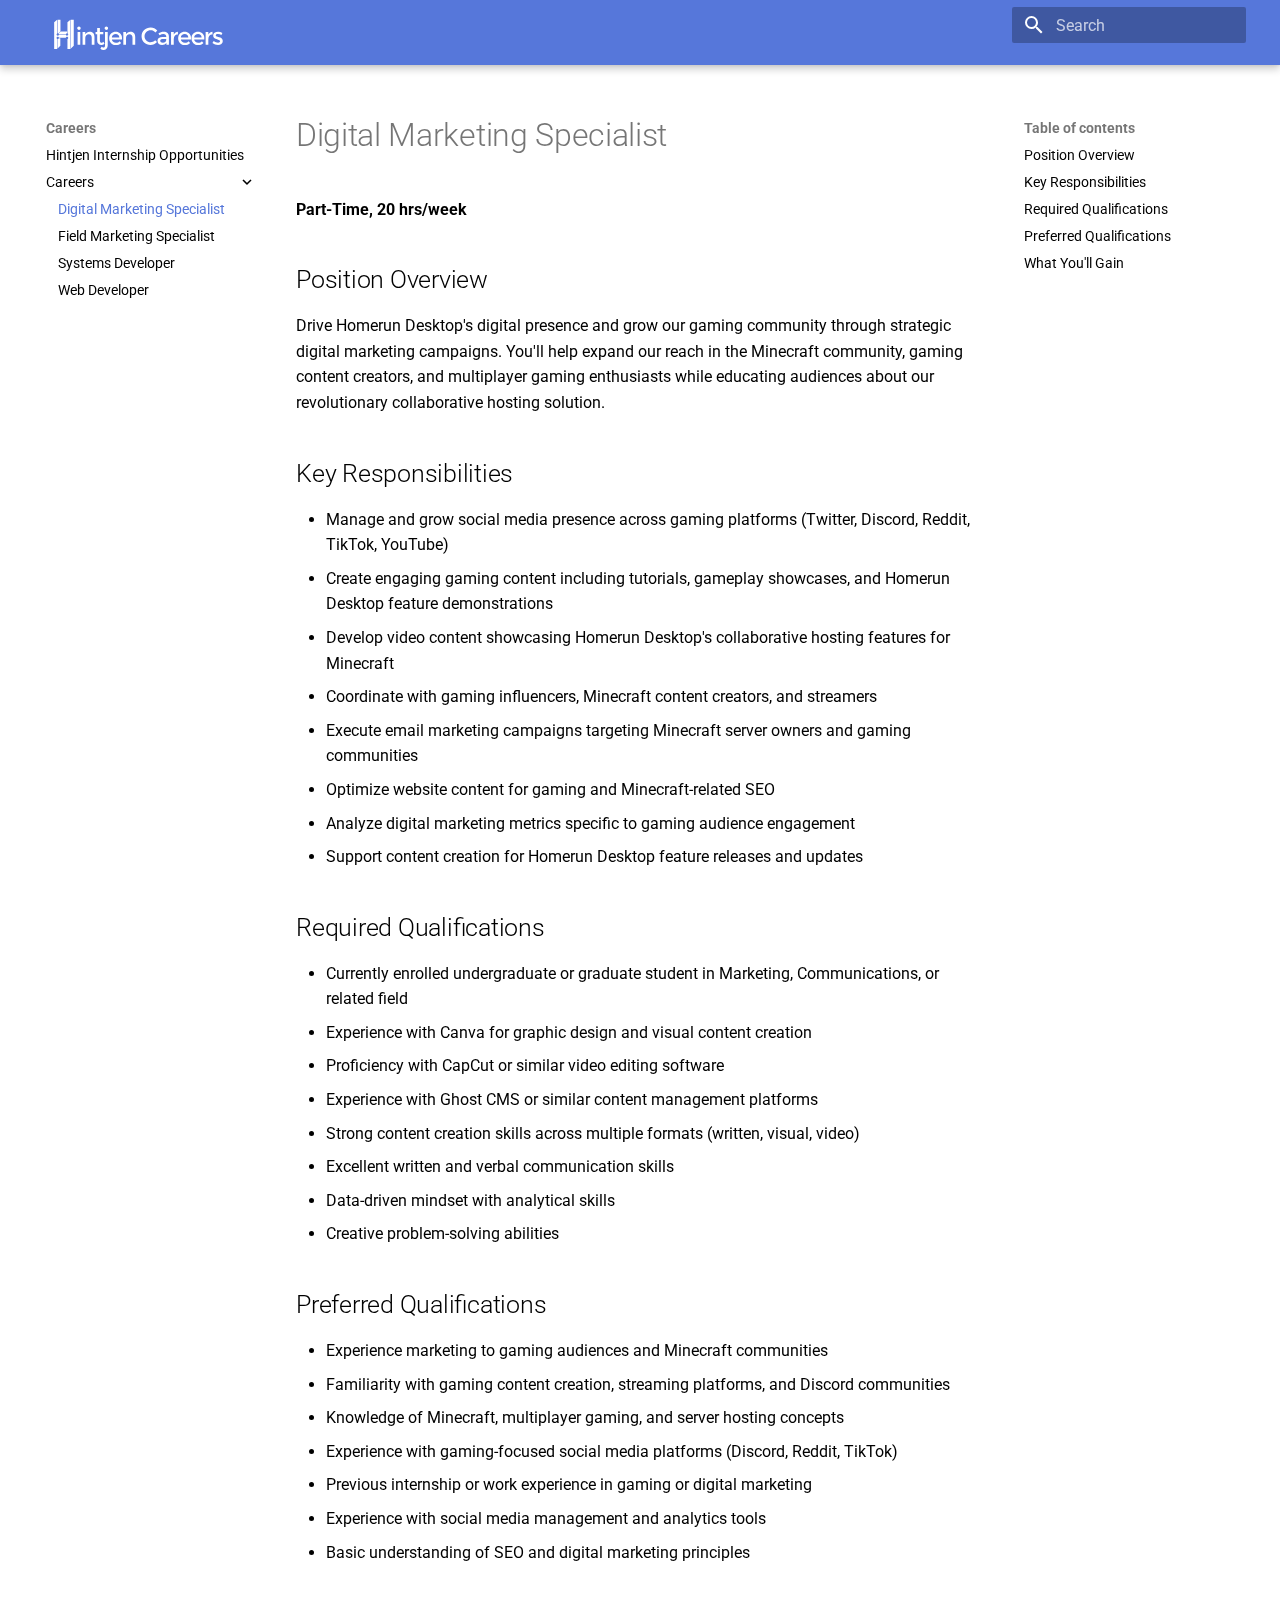
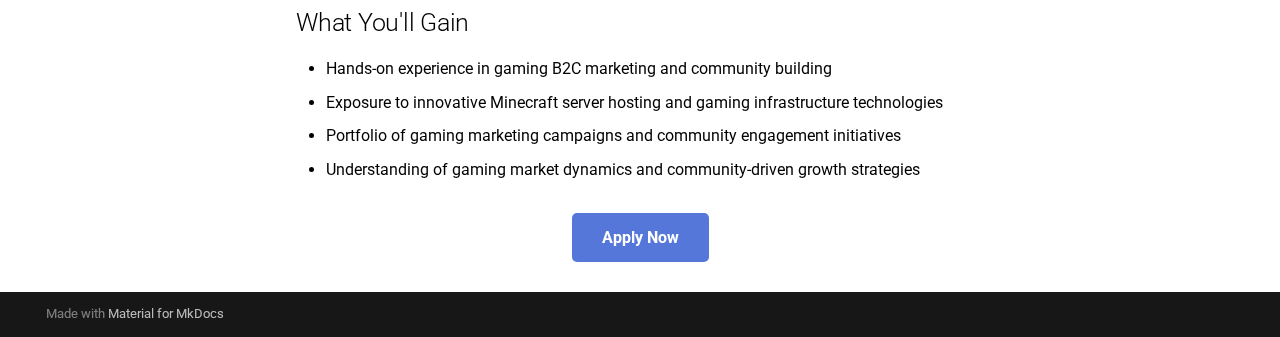
<file: careers/digital-marketing/index.html>
<!doctype html>
<html lang="en" class="no-js">
  <head>
    
      <meta charset="utf-8">
      <meta name="viewport" content="width=device-width,initial-scale=1">
      
        <meta name="description" content="Hintjen is a global leader in the development of innovative software solutions.">
      
      
      
        <link rel="canonical" href="https://careers.hintjen.com/careers/digital-marketing/">
      
      
        <link rel="prev" href="../..">
      
      
        <link rel="next" href="../field-marketing/">
      
      
      <link rel="icon" href="../../images/hintjen.png">
      <meta name="generator" content="mkdocs-1.6.1, mkdocs-material-9.6.15">
    
    
      
        <title>Digital Marketing Specialist - Careers</title>
      
    
    
      <link rel="stylesheet" href="../../assets/stylesheets/main.342714a4.min.css">
      
      


    
    
      
    
    
      
        
        
        <link rel="preconnect" href="https://fonts.gstatic.com" crossorigin>
        <link rel="stylesheet" href="https://fonts.googleapis.com/css?family=Roboto:300,300i,400,400i,700,700i%7CRoboto+Mono:400,400i,700,700i&display=fallback">
        <style>:root{--md-text-font:"Roboto";--md-code-font:"Roboto Mono"}</style>
      
    
    
      <link rel="stylesheet" href="../../stylesheets/extra.css">
    
    <script>__md_scope=new URL("../..",location),__md_hash=e=>[...e].reduce(((e,_)=>(e<<5)-e+_.charCodeAt(0)),0),__md_get=(e,_=localStorage,t=__md_scope)=>JSON.parse(_.getItem(t.pathname+"."+e)),__md_set=(e,_,t=localStorage,a=__md_scope)=>{try{t.setItem(a.pathname+"."+e,JSON.stringify(_))}catch(e){}}</script>
    
      

    
    
    
  </head>
  
  
    <body dir="ltr">
  
    
    <input class="md-toggle" data-md-toggle="drawer" type="checkbox" id="__drawer" autocomplete="off">
    <input class="md-toggle" data-md-toggle="search" type="checkbox" id="__search" autocomplete="off">
    <label class="md-overlay" for="__drawer"></label>
    <div data-md-component="skip">
      
        
        <a href="#digital-marketing-specialist" class="md-skip">
          Skip to content
        </a>
      
    </div>
    <div data-md-component="announce">
      
    </div>
    
    
      

  

<header class="md-header md-header--shadow" data-md-component="header">
  <nav class="md-header__inner md-grid" aria-label="Header">
    <a href="../.." title="Careers" class="md-header__button md-logo" aria-label="Careers" data-md-component="logo">
      
  
  <svg xmlns="http://www.w3.org/2000/svg" viewBox="0 0 24 24"><path d="M12 8a3 3 0 0 0 3-3 3 3 0 0 0-3-3 3 3 0 0 0-3 3 3 3 0 0 0 3 3m0 3.54C9.64 9.35 6.5 8 3 8v11c3.5 0 6.64 1.35 9 3.54 2.36-2.19 5.5-3.54 9-3.54V8c-3.5 0-6.64 1.35-9 3.54"/></svg>

    </a>
    <label class="md-header__button md-icon" for="__drawer">
      
      <svg xmlns="http://www.w3.org/2000/svg" viewBox="0 0 24 24"><path d="M3 6h18v2H3zm0 5h18v2H3zm0 5h18v2H3z"/></svg>
    </label>
    <div class="md-header__title" data-md-component="header-title">
      <div class="md-header__ellipsis">
        <div class="md-header__topic">
          <span class="md-ellipsis">
            Careers
          </span>
        </div>
        <div class="md-header__topic" data-md-component="header-topic">
          <span class="md-ellipsis">
            
              Digital Marketing Specialist
            
          </span>
        </div>
      </div>
    </div>
    
    
      <script>var palette=__md_get("__palette");if(palette&&palette.color){if("(prefers-color-scheme)"===palette.color.media){var media=matchMedia("(prefers-color-scheme: light)"),input=document.querySelector(media.matches?"[data-md-color-media='(prefers-color-scheme: light)']":"[data-md-color-media='(prefers-color-scheme: dark)']");palette.color.media=input.getAttribute("data-md-color-media"),palette.color.scheme=input.getAttribute("data-md-color-scheme"),palette.color.primary=input.getAttribute("data-md-color-primary"),palette.color.accent=input.getAttribute("data-md-color-accent")}for(var[key,value]of Object.entries(palette.color))document.body.setAttribute("data-md-color-"+key,value)}</script>
    
    
    
      
      
        <label class="md-header__button md-icon" for="__search">
          
          <svg xmlns="http://www.w3.org/2000/svg" viewBox="0 0 24 24"><path d="M9.5 3A6.5 6.5 0 0 1 16 9.5c0 1.61-.59 3.09-1.56 4.23l.27.27h.79l5 5-1.5 1.5-5-5v-.79l-.27-.27A6.52 6.52 0 0 1 9.5 16 6.5 6.5 0 0 1 3 9.5 6.5 6.5 0 0 1 9.5 3m0 2C7 5 5 7 5 9.5S7 14 9.5 14 14 12 14 9.5 12 5 9.5 5"/></svg>
        </label>
        <div class="md-search" data-md-component="search" role="dialog">
  <label class="md-search__overlay" for="__search"></label>
  <div class="md-search__inner" role="search">
    <form class="md-search__form" name="search">
      <input type="text" class="md-search__input" name="query" aria-label="Search" placeholder="Search" autocapitalize="off" autocorrect="off" autocomplete="off" spellcheck="false" data-md-component="search-query" required>
      <label class="md-search__icon md-icon" for="__search">
        
        <svg xmlns="http://www.w3.org/2000/svg" viewBox="0 0 24 24"><path d="M9.5 3A6.5 6.5 0 0 1 16 9.5c0 1.61-.59 3.09-1.56 4.23l.27.27h.79l5 5-1.5 1.5-5-5v-.79l-.27-.27A6.52 6.52 0 0 1 9.5 16 6.5 6.5 0 0 1 3 9.5 6.5 6.5 0 0 1 9.5 3m0 2C7 5 5 7 5 9.5S7 14 9.5 14 14 12 14 9.5 12 5 9.5 5"/></svg>
        
        <svg xmlns="http://www.w3.org/2000/svg" viewBox="0 0 24 24"><path d="M20 11v2H8l5.5 5.5-1.42 1.42L4.16 12l7.92-7.92L13.5 5.5 8 11z"/></svg>
      </label>
      <nav class="md-search__options" aria-label="Search">
        
        <button type="reset" class="md-search__icon md-icon" title="Clear" aria-label="Clear" tabindex="-1">
          
          <svg xmlns="http://www.w3.org/2000/svg" viewBox="0 0 24 24"><path d="M19 6.41 17.59 5 12 10.59 6.41 5 5 6.41 10.59 12 5 17.59 6.41 19 12 13.41 17.59 19 19 17.59 13.41 12z"/></svg>
        </button>
      </nav>
      
    </form>
    <div class="md-search__output">
      <div class="md-search__scrollwrap" tabindex="0" data-md-scrollfix>
        <div class="md-search-result" data-md-component="search-result">
          <div class="md-search-result__meta">
            Initializing search
          </div>
          <ol class="md-search-result__list" role="presentation"></ol>
        </div>
      </div>
    </div>
  </div>
</div>
      
    
    
  </nav>
  
</header>
    
    <div class="md-container" data-md-component="container">
      
      
        
          
        
      
      <main class="md-main" data-md-component="main">
        <div class="md-main__inner md-grid">
          
            
              
              <div class="md-sidebar md-sidebar--primary" data-md-component="sidebar" data-md-type="navigation" >
                <div class="md-sidebar__scrollwrap">
                  <div class="md-sidebar__inner">
                    



<nav class="md-nav md-nav--primary" aria-label="Navigation" data-md-level="0">
  <label class="md-nav__title" for="__drawer">
    <a href="../.." title="Careers" class="md-nav__button md-logo" aria-label="Careers" data-md-component="logo">
      
  
  <svg xmlns="http://www.w3.org/2000/svg" viewBox="0 0 24 24"><path d="M12 8a3 3 0 0 0 3-3 3 3 0 0 0-3-3 3 3 0 0 0-3 3 3 3 0 0 0 3 3m0 3.54C9.64 9.35 6.5 8 3 8v11c3.5 0 6.64 1.35 9 3.54 2.36-2.19 5.5-3.54 9-3.54V8c-3.5 0-6.64 1.35-9 3.54"/></svg>

    </a>
    Careers
  </label>
  
  <ul class="md-nav__list" data-md-scrollfix>
    
      
      
  
  
  
  
    <li class="md-nav__item">
      <a href="../.." class="md-nav__link">
        
  
  
  <span class="md-ellipsis">
    Hintjen Internship Opportunities
    
  </span>
  

      </a>
    </li>
  

    
      
      
  
  
    
  
  
  
    
    
    
    
    
    <li class="md-nav__item md-nav__item--active md-nav__item--nested">
      
        
        
        <input class="md-nav__toggle md-toggle " type="checkbox" id="__nav_2" checked>
        
          
          <label class="md-nav__link" for="__nav_2" id="__nav_2_label" tabindex="0">
            
  
  
  <span class="md-ellipsis">
    Careers
    
  </span>
  

            <span class="md-nav__icon md-icon"></span>
          </label>
        
        <nav class="md-nav" data-md-level="1" aria-labelledby="__nav_2_label" aria-expanded="true">
          <label class="md-nav__title" for="__nav_2">
            <span class="md-nav__icon md-icon"></span>
            Careers
          </label>
          <ul class="md-nav__list" data-md-scrollfix>
            
              
                
  
  
    
  
  
  
    <li class="md-nav__item md-nav__item--active">
      
      <input class="md-nav__toggle md-toggle" type="checkbox" id="__toc">
      
      
        
      
      
        <label class="md-nav__link md-nav__link--active" for="__toc">
          
  
  
  <span class="md-ellipsis">
    Digital Marketing Specialist
    
  </span>
  

          <span class="md-nav__icon md-icon"></span>
        </label>
      
      <a href="./" class="md-nav__link md-nav__link--active">
        
  
  
  <span class="md-ellipsis">
    Digital Marketing Specialist
    
  </span>
  

      </a>
      
        

<nav class="md-nav md-nav--secondary" aria-label="Table of contents">
  
  
  
    
  
  
    <label class="md-nav__title" for="__toc">
      <span class="md-nav__icon md-icon"></span>
      Table of contents
    </label>
    <ul class="md-nav__list" data-md-component="toc" data-md-scrollfix>
      
        <li class="md-nav__item">
  <a href="#position-overview" class="md-nav__link">
    <span class="md-ellipsis">
      Position Overview
    </span>
  </a>
  
</li>
      
        <li class="md-nav__item">
  <a href="#key-responsibilities" class="md-nav__link">
    <span class="md-ellipsis">
      Key Responsibilities
    </span>
  </a>
  
</li>
      
        <li class="md-nav__item">
  <a href="#required-qualifications" class="md-nav__link">
    <span class="md-ellipsis">
      Required Qualifications
    </span>
  </a>
  
</li>
      
        <li class="md-nav__item">
  <a href="#preferred-qualifications" class="md-nav__link">
    <span class="md-ellipsis">
      Preferred Qualifications
    </span>
  </a>
  
</li>
      
        <li class="md-nav__item">
  <a href="#what-youll-gain" class="md-nav__link">
    <span class="md-ellipsis">
      What You'll Gain
    </span>
  </a>
  
</li>
      
    </ul>
  
</nav>
      
    </li>
  

              
            
              
                
  
  
  
  
    <li class="md-nav__item">
      <a href="../field-marketing/" class="md-nav__link">
        
  
  
  <span class="md-ellipsis">
    Field Marketing Specialist
    
  </span>
  

      </a>
    </li>
  

              
            
              
                
  
  
  
  
    <li class="md-nav__item">
      <a href="../systems-developer/" class="md-nav__link">
        
  
  
  <span class="md-ellipsis">
    Systems Developer
    
  </span>
  

      </a>
    </li>
  

              
            
              
                
  
  
  
  
    <li class="md-nav__item">
      <a href="../web-developer/" class="md-nav__link">
        
  
  
  <span class="md-ellipsis">
    Web Developer
    
  </span>
  

      </a>
    </li>
  

              
            
          </ul>
        </nav>
      
    </li>
  

    
  </ul>
</nav>
                  </div>
                </div>
              </div>
            
            
              
              <div class="md-sidebar md-sidebar--secondary" data-md-component="sidebar" data-md-type="toc" >
                <div class="md-sidebar__scrollwrap">
                  <div class="md-sidebar__inner">
                    

<nav class="md-nav md-nav--secondary" aria-label="Table of contents">
  
  
  
    
  
  
    <label class="md-nav__title" for="__toc">
      <span class="md-nav__icon md-icon"></span>
      Table of contents
    </label>
    <ul class="md-nav__list" data-md-component="toc" data-md-scrollfix>
      
        <li class="md-nav__item">
  <a href="#position-overview" class="md-nav__link">
    <span class="md-ellipsis">
      Position Overview
    </span>
  </a>
  
</li>
      
        <li class="md-nav__item">
  <a href="#key-responsibilities" class="md-nav__link">
    <span class="md-ellipsis">
      Key Responsibilities
    </span>
  </a>
  
</li>
      
        <li class="md-nav__item">
  <a href="#required-qualifications" class="md-nav__link">
    <span class="md-ellipsis">
      Required Qualifications
    </span>
  </a>
  
</li>
      
        <li class="md-nav__item">
  <a href="#preferred-qualifications" class="md-nav__link">
    <span class="md-ellipsis">
      Preferred Qualifications
    </span>
  </a>
  
</li>
      
        <li class="md-nav__item">
  <a href="#what-youll-gain" class="md-nav__link">
    <span class="md-ellipsis">
      What You'll Gain
    </span>
  </a>
  
</li>
      
    </ul>
  
</nav>
                  </div>
                </div>
              </div>
            
          
          
            <div class="md-content" data-md-component="content">
              <article class="md-content__inner md-typeset">
                
                  



<h1 id="digital-marketing-specialist">Digital Marketing Specialist</h1>
<p><strong>Part-Time, 20 hrs/week</strong></p>
<h2 id="position-overview">Position Overview</h2>
<p>Drive Homerun Desktop's digital presence and grow our gaming community through strategic digital marketing campaigns. You'll help expand our reach in the Minecraft community, gaming content creators, and multiplayer gaming enthusiasts while educating audiences about our revolutionary collaborative hosting solution.</p>
<h2 id="key-responsibilities">Key Responsibilities</h2>
<ul>
<li>Manage and grow social media presence across gaming platforms (Twitter, Discord, Reddit, TikTok, YouTube)</li>
<li>Create engaging gaming content including tutorials, gameplay showcases, and Homerun Desktop feature demonstrations</li>
<li>Develop video content showcasing Homerun Desktop's collaborative hosting features for Minecraft</li>
<li>Coordinate with gaming influencers, Minecraft content creators, and streamers</li>
<li>Execute email marketing campaigns targeting Minecraft server owners and gaming communities</li>
<li>Optimize website content for gaming and Minecraft-related SEO</li>
<li>Analyze digital marketing metrics specific to gaming audience engagement</li>
<li>Support content creation for Homerun Desktop feature releases and updates</li>
</ul>
<h2 id="required-qualifications">Required Qualifications</h2>
<ul>
<li>Currently enrolled undergraduate or graduate student in Marketing, Communications, or related field</li>
<li>Experience with Canva for graphic design and visual content creation</li>
<li>Proficiency with CapCut or similar video editing software</li>
<li>Experience with Ghost CMS or similar content management platforms</li>
<li>Strong content creation skills across multiple formats (written, visual, video)</li>
<li>Excellent written and verbal communication skills</li>
<li>Data-driven mindset with analytical skills</li>
<li>Creative problem-solving abilities</li>
</ul>
<h2 id="preferred-qualifications">Preferred Qualifications</h2>
<ul>
<li>Experience marketing to gaming audiences and Minecraft communities</li>
<li>Familiarity with gaming content creation, streaming platforms, and Discord communities</li>
<li>Knowledge of Minecraft, multiplayer gaming, and server hosting concepts</li>
<li>Experience with gaming-focused social media platforms (Discord, Reddit, TikTok)</li>
<li>Previous internship or work experience in gaming or digital marketing</li>
<li>Experience with social media management and analytics tools</li>
<li>Basic understanding of SEO and digital marketing principles</li>
</ul>
<h2 id="what-youll-gain">What You'll Gain</h2>
<ul>
<li>Hands-on experience in gaming B2C marketing and community building</li>
<li>Exposure to innovative Minecraft server hosting and gaming infrastructure technologies</li>
<li>Portfolio of gaming marketing campaigns and community engagement initiatives</li>
<li>Understanding of gaming market dynamics and community-driven growth strategies</li>
</ul>
<div style="text-align: center; margin: 30px 0;">
  <a href="https://forms.gle/fiJp3QP9wsrNZY8x9" target="_blank" style="background-color: #5677da; color: white; padding: 12px 30px; border-radius: 5px; text-decoration: none; font-weight: bold; display: inline-block;">
    Apply Now
  </a>
</div>












                
              </article>
            </div>
          
          
<script>var target=document.getElementById(location.hash.slice(1));target&&target.name&&(target.checked=target.name.startsWith("__tabbed_"))</script>
        </div>
        
      </main>
      
        <footer class="md-footer">
  
  <div class="md-footer-meta md-typeset">
    <div class="md-footer-meta__inner md-grid">
      <div class="md-copyright">
  
  
    Made with
    <a href="https://squidfunk.github.io/mkdocs-material/" target="_blank" rel="noopener">
      Material for MkDocs
    </a>
  
</div>
      
    </div>
  </div>
</footer>
      
    </div>
    <div class="md-dialog" data-md-component="dialog">
      <div class="md-dialog__inner md-typeset"></div>
    </div>
    
    
    
      
      <script id="__config" type="application/json">{"base": "../..", "features": [], "search": "../../assets/javascripts/workers/search.d50fe291.min.js", "tags": null, "translations": {"clipboard.copied": "Copied to clipboard", "clipboard.copy": "Copy to clipboard", "search.result.more.one": "1 more on this page", "search.result.more.other": "# more on this page", "search.result.none": "No matching documents", "search.result.one": "1 matching document", "search.result.other": "# matching documents", "search.result.placeholder": "Type to start searching", "search.result.term.missing": "Missing", "select.version": "Select version"}, "version": null}</script>
    
    
      <script src="../../assets/javascripts/bundle.56ea9cef.min.js"></script>
      
    
  </body>
</html>
</file>
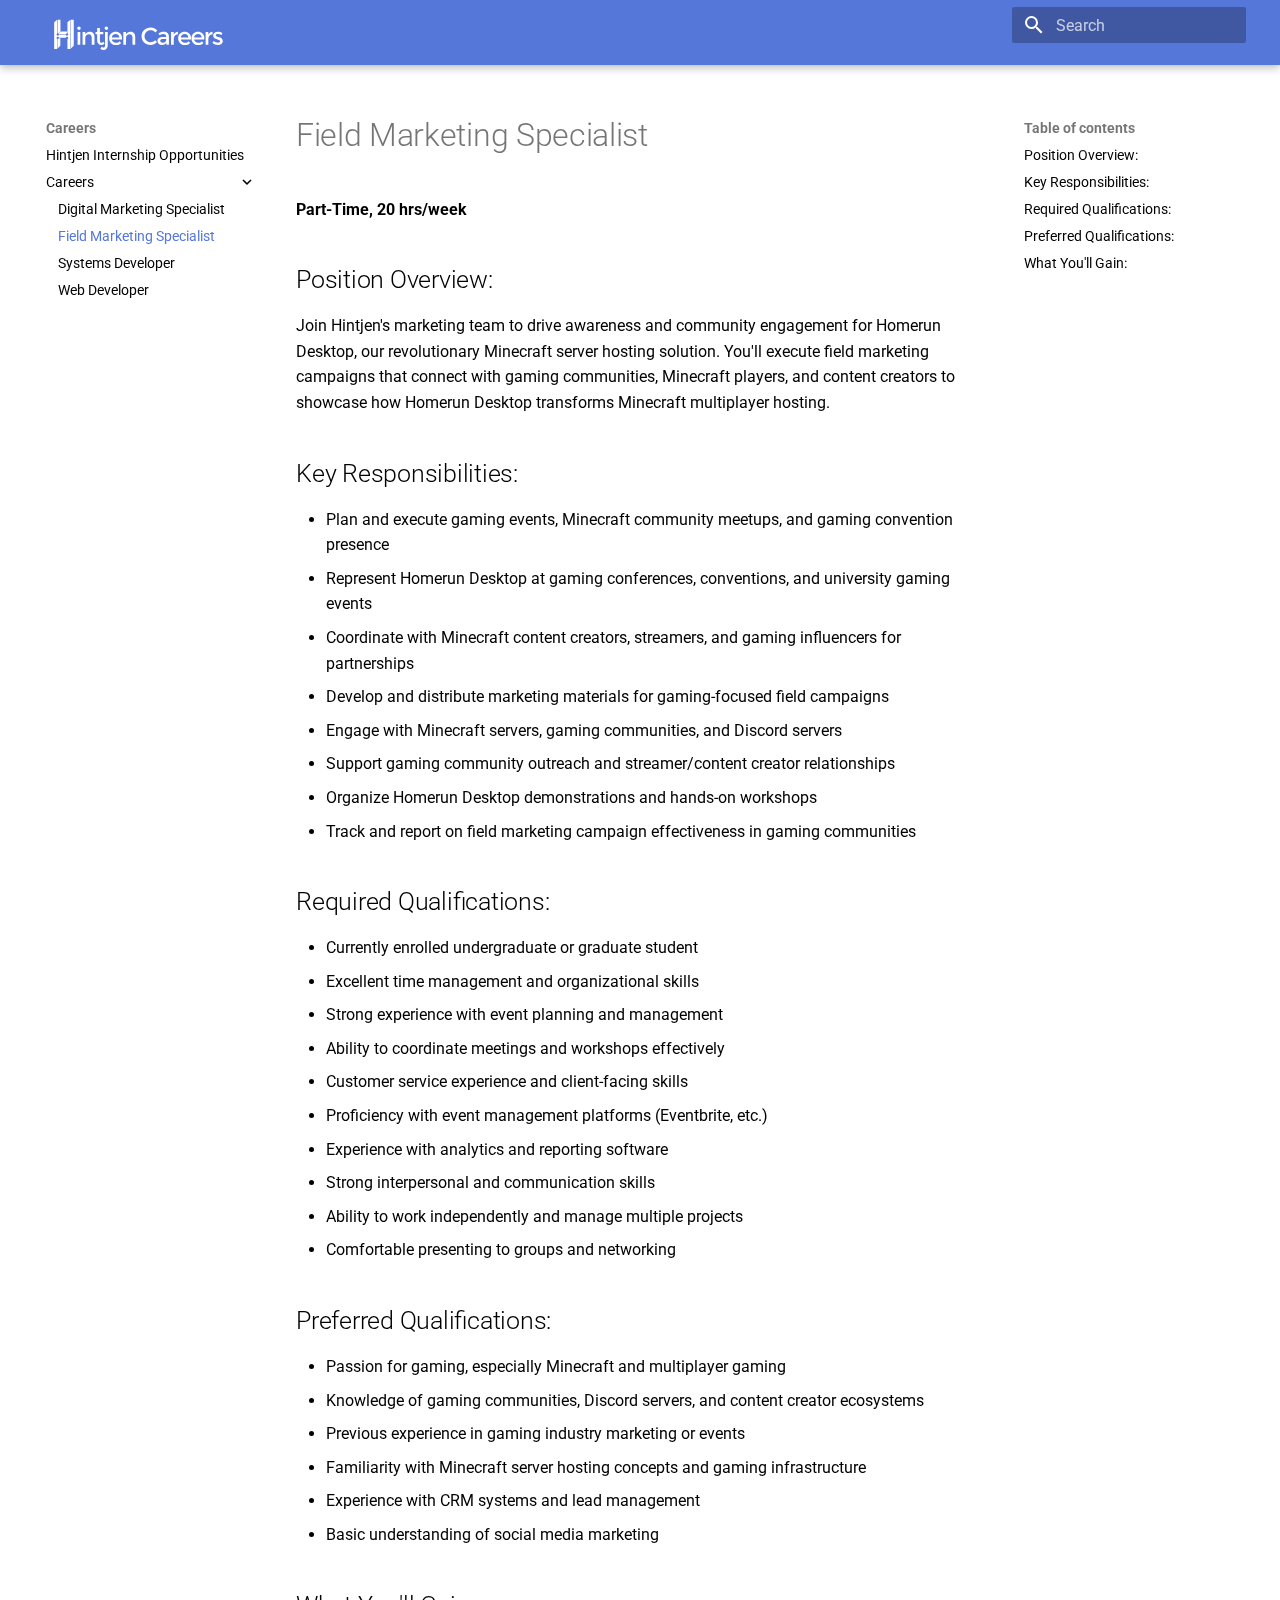
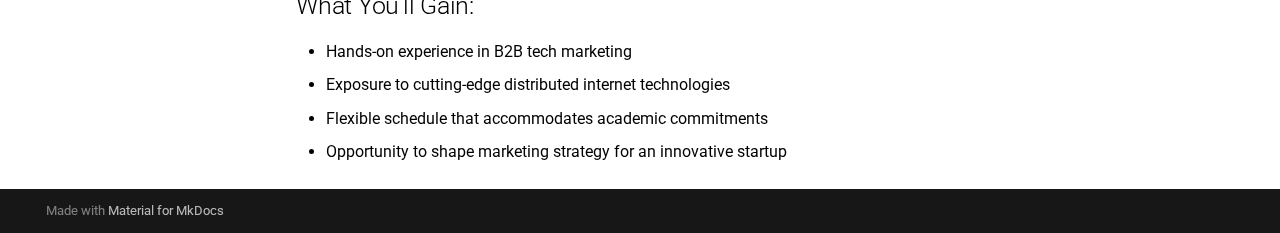
<file: careers/field-marketing/index.html>
<!doctype html>
<html lang="en" class="no-js">
  <head>
    
      <meta charset="utf-8">
      <meta name="viewport" content="width=device-width,initial-scale=1">
      
        <meta name="description" content="Hintjen is a global leader in the development of innovative software solutions.">
      
      
      
        <link rel="canonical" href="https://careers.hintjen.com/careers/field-marketing/">
      
      
        <link rel="prev" href="../digital-marketing/">
      
      
        <link rel="next" href="../systems-developer/">
      
      
      <link rel="icon" href="../../images/hintjen.png">
      <meta name="generator" content="mkdocs-1.6.1, mkdocs-material-9.6.15">
    
    
      
        <title>Field Marketing Specialist - Careers</title>
      
    
    
      <link rel="stylesheet" href="../../assets/stylesheets/main.342714a4.min.css">
      
      


    
    
      
    
    
      
        
        
        <link rel="preconnect" href="https://fonts.gstatic.com" crossorigin>
        <link rel="stylesheet" href="https://fonts.googleapis.com/css?family=Roboto:300,300i,400,400i,700,700i%7CRoboto+Mono:400,400i,700,700i&display=fallback">
        <style>:root{--md-text-font:"Roboto";--md-code-font:"Roboto Mono"}</style>
      
    
    
      <link rel="stylesheet" href="../../stylesheets/extra.css">
    
    <script>__md_scope=new URL("../..",location),__md_hash=e=>[...e].reduce(((e,_)=>(e<<5)-e+_.charCodeAt(0)),0),__md_get=(e,_=localStorage,t=__md_scope)=>JSON.parse(_.getItem(t.pathname+"."+e)),__md_set=(e,_,t=localStorage,a=__md_scope)=>{try{t.setItem(a.pathname+"."+e,JSON.stringify(_))}catch(e){}}</script>
    
      

    
    
    
  </head>
  
  
    <body dir="ltr">
  
    
    <input class="md-toggle" data-md-toggle="drawer" type="checkbox" id="__drawer" autocomplete="off">
    <input class="md-toggle" data-md-toggle="search" type="checkbox" id="__search" autocomplete="off">
    <label class="md-overlay" for="__drawer"></label>
    <div data-md-component="skip">
      
        
        <a href="#field-marketing-specialist" class="md-skip">
          Skip to content
        </a>
      
    </div>
    <div data-md-component="announce">
      
    </div>
    
    
      

  

<header class="md-header md-header--shadow" data-md-component="header">
  <nav class="md-header__inner md-grid" aria-label="Header">
    <a href="../.." title="Careers" class="md-header__button md-logo" aria-label="Careers" data-md-component="logo">
      
  
  <svg xmlns="http://www.w3.org/2000/svg" viewBox="0 0 24 24"><path d="M12 8a3 3 0 0 0 3-3 3 3 0 0 0-3-3 3 3 0 0 0-3 3 3 3 0 0 0 3 3m0 3.54C9.64 9.35 6.5 8 3 8v11c3.5 0 6.64 1.35 9 3.54 2.36-2.19 5.5-3.54 9-3.54V8c-3.5 0-6.64 1.35-9 3.54"/></svg>

    </a>
    <label class="md-header__button md-icon" for="__drawer">
      
      <svg xmlns="http://www.w3.org/2000/svg" viewBox="0 0 24 24"><path d="M3 6h18v2H3zm0 5h18v2H3zm0 5h18v2H3z"/></svg>
    </label>
    <div class="md-header__title" data-md-component="header-title">
      <div class="md-header__ellipsis">
        <div class="md-header__topic">
          <span class="md-ellipsis">
            Careers
          </span>
        </div>
        <div class="md-header__topic" data-md-component="header-topic">
          <span class="md-ellipsis">
            
              Field Marketing Specialist
            
          </span>
        </div>
      </div>
    </div>
    
    
      <script>var palette=__md_get("__palette");if(palette&&palette.color){if("(prefers-color-scheme)"===palette.color.media){var media=matchMedia("(prefers-color-scheme: light)"),input=document.querySelector(media.matches?"[data-md-color-media='(prefers-color-scheme: light)']":"[data-md-color-media='(prefers-color-scheme: dark)']");palette.color.media=input.getAttribute("data-md-color-media"),palette.color.scheme=input.getAttribute("data-md-color-scheme"),palette.color.primary=input.getAttribute("data-md-color-primary"),palette.color.accent=input.getAttribute("data-md-color-accent")}for(var[key,value]of Object.entries(palette.color))document.body.setAttribute("data-md-color-"+key,value)}</script>
    
    
    
      
      
        <label class="md-header__button md-icon" for="__search">
          
          <svg xmlns="http://www.w3.org/2000/svg" viewBox="0 0 24 24"><path d="M9.5 3A6.5 6.5 0 0 1 16 9.5c0 1.61-.59 3.09-1.56 4.23l.27.27h.79l5 5-1.5 1.5-5-5v-.79l-.27-.27A6.52 6.52 0 0 1 9.5 16 6.5 6.5 0 0 1 3 9.5 6.5 6.5 0 0 1 9.5 3m0 2C7 5 5 7 5 9.5S7 14 9.5 14 14 12 14 9.5 12 5 9.5 5"/></svg>
        </label>
        <div class="md-search" data-md-component="search" role="dialog">
  <label class="md-search__overlay" for="__search"></label>
  <div class="md-search__inner" role="search">
    <form class="md-search__form" name="search">
      <input type="text" class="md-search__input" name="query" aria-label="Search" placeholder="Search" autocapitalize="off" autocorrect="off" autocomplete="off" spellcheck="false" data-md-component="search-query" required>
      <label class="md-search__icon md-icon" for="__search">
        
        <svg xmlns="http://www.w3.org/2000/svg" viewBox="0 0 24 24"><path d="M9.5 3A6.5 6.5 0 0 1 16 9.5c0 1.61-.59 3.09-1.56 4.23l.27.27h.79l5 5-1.5 1.5-5-5v-.79l-.27-.27A6.52 6.52 0 0 1 9.5 16 6.5 6.5 0 0 1 3 9.5 6.5 6.5 0 0 1 9.5 3m0 2C7 5 5 7 5 9.5S7 14 9.5 14 14 12 14 9.5 12 5 9.5 5"/></svg>
        
        <svg xmlns="http://www.w3.org/2000/svg" viewBox="0 0 24 24"><path d="M20 11v2H8l5.5 5.5-1.42 1.42L4.16 12l7.92-7.92L13.5 5.5 8 11z"/></svg>
      </label>
      <nav class="md-search__options" aria-label="Search">
        
        <button type="reset" class="md-search__icon md-icon" title="Clear" aria-label="Clear" tabindex="-1">
          
          <svg xmlns="http://www.w3.org/2000/svg" viewBox="0 0 24 24"><path d="M19 6.41 17.59 5 12 10.59 6.41 5 5 6.41 10.59 12 5 17.59 6.41 19 12 13.41 17.59 19 19 17.59 13.41 12z"/></svg>
        </button>
      </nav>
      
    </form>
    <div class="md-search__output">
      <div class="md-search__scrollwrap" tabindex="0" data-md-scrollfix>
        <div class="md-search-result" data-md-component="search-result">
          <div class="md-search-result__meta">
            Initializing search
          </div>
          <ol class="md-search-result__list" role="presentation"></ol>
        </div>
      </div>
    </div>
  </div>
</div>
      
    
    
  </nav>
  
</header>
    
    <div class="md-container" data-md-component="container">
      
      
        
          
        
      
      <main class="md-main" data-md-component="main">
        <div class="md-main__inner md-grid">
          
            
              
              <div class="md-sidebar md-sidebar--primary" data-md-component="sidebar" data-md-type="navigation" >
                <div class="md-sidebar__scrollwrap">
                  <div class="md-sidebar__inner">
                    



<nav class="md-nav md-nav--primary" aria-label="Navigation" data-md-level="0">
  <label class="md-nav__title" for="__drawer">
    <a href="../.." title="Careers" class="md-nav__button md-logo" aria-label="Careers" data-md-component="logo">
      
  
  <svg xmlns="http://www.w3.org/2000/svg" viewBox="0 0 24 24"><path d="M12 8a3 3 0 0 0 3-3 3 3 0 0 0-3-3 3 3 0 0 0-3 3 3 3 0 0 0 3 3m0 3.54C9.64 9.35 6.5 8 3 8v11c3.5 0 6.64 1.35 9 3.54 2.36-2.19 5.5-3.54 9-3.54V8c-3.5 0-6.64 1.35-9 3.54"/></svg>

    </a>
    Careers
  </label>
  
  <ul class="md-nav__list" data-md-scrollfix>
    
      
      
  
  
  
  
    <li class="md-nav__item">
      <a href="../.." class="md-nav__link">
        
  
  
  <span class="md-ellipsis">
    Hintjen Internship Opportunities
    
  </span>
  

      </a>
    </li>
  

    
      
      
  
  
    
  
  
  
    
    
    
    
    
    <li class="md-nav__item md-nav__item--active md-nav__item--nested">
      
        
        
        <input class="md-nav__toggle md-toggle " type="checkbox" id="__nav_2" checked>
        
          
          <label class="md-nav__link" for="__nav_2" id="__nav_2_label" tabindex="0">
            
  
  
  <span class="md-ellipsis">
    Careers
    
  </span>
  

            <span class="md-nav__icon md-icon"></span>
          </label>
        
        <nav class="md-nav" data-md-level="1" aria-labelledby="__nav_2_label" aria-expanded="true">
          <label class="md-nav__title" for="__nav_2">
            <span class="md-nav__icon md-icon"></span>
            Careers
          </label>
          <ul class="md-nav__list" data-md-scrollfix>
            
              
                
  
  
  
  
    <li class="md-nav__item">
      <a href="../digital-marketing/" class="md-nav__link">
        
  
  
  <span class="md-ellipsis">
    Digital Marketing Specialist
    
  </span>
  

      </a>
    </li>
  

              
            
              
                
  
  
    
  
  
  
    <li class="md-nav__item md-nav__item--active">
      
      <input class="md-nav__toggle md-toggle" type="checkbox" id="__toc">
      
      
        
      
      
        <label class="md-nav__link md-nav__link--active" for="__toc">
          
  
  
  <span class="md-ellipsis">
    Field Marketing Specialist
    
  </span>
  

          <span class="md-nav__icon md-icon"></span>
        </label>
      
      <a href="./" class="md-nav__link md-nav__link--active">
        
  
  
  <span class="md-ellipsis">
    Field Marketing Specialist
    
  </span>
  

      </a>
      
        

<nav class="md-nav md-nav--secondary" aria-label="Table of contents">
  
  
  
    
  
  
    <label class="md-nav__title" for="__toc">
      <span class="md-nav__icon md-icon"></span>
      Table of contents
    </label>
    <ul class="md-nav__list" data-md-component="toc" data-md-scrollfix>
      
        <li class="md-nav__item">
  <a href="#position-overview" class="md-nav__link">
    <span class="md-ellipsis">
      Position Overview:
    </span>
  </a>
  
</li>
      
        <li class="md-nav__item">
  <a href="#key-responsibilities" class="md-nav__link">
    <span class="md-ellipsis">
      Key Responsibilities:
    </span>
  </a>
  
</li>
      
        <li class="md-nav__item">
  <a href="#required-qualifications" class="md-nav__link">
    <span class="md-ellipsis">
      Required Qualifications:
    </span>
  </a>
  
</li>
      
        <li class="md-nav__item">
  <a href="#preferred-qualifications" class="md-nav__link">
    <span class="md-ellipsis">
      Preferred Qualifications:
    </span>
  </a>
  
</li>
      
        <li class="md-nav__item">
  <a href="#what-youll-gain" class="md-nav__link">
    <span class="md-ellipsis">
      What You'll Gain:
    </span>
  </a>
  
</li>
      
    </ul>
  
</nav>
      
    </li>
  

              
            
              
                
  
  
  
  
    <li class="md-nav__item">
      <a href="../systems-developer/" class="md-nav__link">
        
  
  
  <span class="md-ellipsis">
    Systems Developer
    
  </span>
  

      </a>
    </li>
  

              
            
              
                
  
  
  
  
    <li class="md-nav__item">
      <a href="../web-developer/" class="md-nav__link">
        
  
  
  <span class="md-ellipsis">
    Web Developer
    
  </span>
  

      </a>
    </li>
  

              
            
          </ul>
        </nav>
      
    </li>
  

    
  </ul>
</nav>
                  </div>
                </div>
              </div>
            
            
              
              <div class="md-sidebar md-sidebar--secondary" data-md-component="sidebar" data-md-type="toc" >
                <div class="md-sidebar__scrollwrap">
                  <div class="md-sidebar__inner">
                    

<nav class="md-nav md-nav--secondary" aria-label="Table of contents">
  
  
  
    
  
  
    <label class="md-nav__title" for="__toc">
      <span class="md-nav__icon md-icon"></span>
      Table of contents
    </label>
    <ul class="md-nav__list" data-md-component="toc" data-md-scrollfix>
      
        <li class="md-nav__item">
  <a href="#position-overview" class="md-nav__link">
    <span class="md-ellipsis">
      Position Overview:
    </span>
  </a>
  
</li>
      
        <li class="md-nav__item">
  <a href="#key-responsibilities" class="md-nav__link">
    <span class="md-ellipsis">
      Key Responsibilities:
    </span>
  </a>
  
</li>
      
        <li class="md-nav__item">
  <a href="#required-qualifications" class="md-nav__link">
    <span class="md-ellipsis">
      Required Qualifications:
    </span>
  </a>
  
</li>
      
        <li class="md-nav__item">
  <a href="#preferred-qualifications" class="md-nav__link">
    <span class="md-ellipsis">
      Preferred Qualifications:
    </span>
  </a>
  
</li>
      
        <li class="md-nav__item">
  <a href="#what-youll-gain" class="md-nav__link">
    <span class="md-ellipsis">
      What You'll Gain:
    </span>
  </a>
  
</li>
      
    </ul>
  
</nav>
                  </div>
                </div>
              </div>
            
          
          
            <div class="md-content" data-md-component="content">
              <article class="md-content__inner md-typeset">
                
                  



<h1 id="field-marketing-specialist">Field Marketing Specialist</h1>
<p><strong>Part-Time, 20 hrs/week</strong></p>
<h2 id="position-overview">Position Overview:</h2>
<p>Join Hintjen's marketing team to drive awareness and community engagement for Homerun Desktop, our revolutionary Minecraft server hosting solution. You'll execute field marketing campaigns that connect with gaming communities, Minecraft players, and content creators to showcase how Homerun Desktop transforms Minecraft multiplayer hosting.</p>
<h2 id="key-responsibilities">Key Responsibilities:</h2>
<ul>
<li>Plan and execute gaming events, Minecraft community meetups, and gaming convention presence</li>
<li>Represent Homerun Desktop at gaming conferences, conventions, and university gaming events</li>
<li>Coordinate with Minecraft content creators, streamers, and gaming influencers for partnerships</li>
<li>Develop and distribute marketing materials for gaming-focused field campaigns</li>
<li>Engage with Minecraft servers, gaming communities, and Discord servers</li>
<li>Support gaming community outreach and streamer/content creator relationships</li>
<li>Organize Homerun Desktop demonstrations and hands-on workshops</li>
<li>Track and report on field marketing campaign effectiveness in gaming communities</li>
</ul>
<h2 id="required-qualifications">Required Qualifications:</h2>
<ul>
<li>Currently enrolled undergraduate or graduate student</li>
<li>Excellent time management and organizational skills</li>
<li>Strong experience with event planning and management</li>
<li>Ability to coordinate meetings and workshops effectively</li>
<li>Customer service experience and client-facing skills</li>
<li>Proficiency with event management platforms (Eventbrite, etc.)</li>
<li>Experience with analytics and reporting software</li>
<li>Strong interpersonal and communication skills</li>
<li>Ability to work independently and manage multiple projects</li>
<li>Comfortable presenting to groups and networking</li>
</ul>
<h2 id="preferred-qualifications">Preferred Qualifications:</h2>
<ul>
<li>Passion for gaming, especially Minecraft and multiplayer gaming</li>
<li>Knowledge of gaming communities, Discord servers, and content creator ecosystems</li>
<li>Previous experience in gaming industry marketing or events</li>
<li>Familiarity with Minecraft server hosting concepts and gaming infrastructure</li>
<li>Experience with CRM systems and lead management</li>
<li>Basic understanding of social media marketing</li>
</ul>
<h2 id="what-youll-gain">What You'll Gain:</h2>
<ul>
<li>Hands-on experience in B2B tech marketing</li>
<li>Exposure to cutting-edge distributed internet technologies</li>
<li>Flexible schedule that accommodates academic commitments</li>
<li>Opportunity to shape marketing strategy for an innovative startup</li>
</ul>
<!-- > <div style="text-align: center; margin: 30px 0;">
  <a href="https://forms.gle/YOUR_GOOGLE_FORM_ID" target="_blank" style="background-color: #5677da; color: white; padding: 12px 30px; border-radius: 5px; text-decoration: none; font-weight: bold; display: inline-block;">
    Apply Now
  </a>
</div> -->












                
              </article>
            </div>
          
          
<script>var target=document.getElementById(location.hash.slice(1));target&&target.name&&(target.checked=target.name.startsWith("__tabbed_"))</script>
        </div>
        
      </main>
      
        <footer class="md-footer">
  
  <div class="md-footer-meta md-typeset">
    <div class="md-footer-meta__inner md-grid">
      <div class="md-copyright">
  
  
    Made with
    <a href="https://squidfunk.github.io/mkdocs-material/" target="_blank" rel="noopener">
      Material for MkDocs
    </a>
  
</div>
      
    </div>
  </div>
</footer>
      
    </div>
    <div class="md-dialog" data-md-component="dialog">
      <div class="md-dialog__inner md-typeset"></div>
    </div>
    
    
    
      
      <script id="__config" type="application/json">{"base": "../..", "features": [], "search": "../../assets/javascripts/workers/search.d50fe291.min.js", "tags": null, "translations": {"clipboard.copied": "Copied to clipboard", "clipboard.copy": "Copy to clipboard", "search.result.more.one": "1 more on this page", "search.result.more.other": "# more on this page", "search.result.none": "No matching documents", "search.result.one": "1 matching document", "search.result.other": "# matching documents", "search.result.placeholder": "Type to start searching", "search.result.term.missing": "Missing", "select.version": "Select version"}, "version": null}</script>
    
    
      <script src="../../assets/javascripts/bundle.56ea9cef.min.js"></script>
      
    
  </body>
</html>
</file>
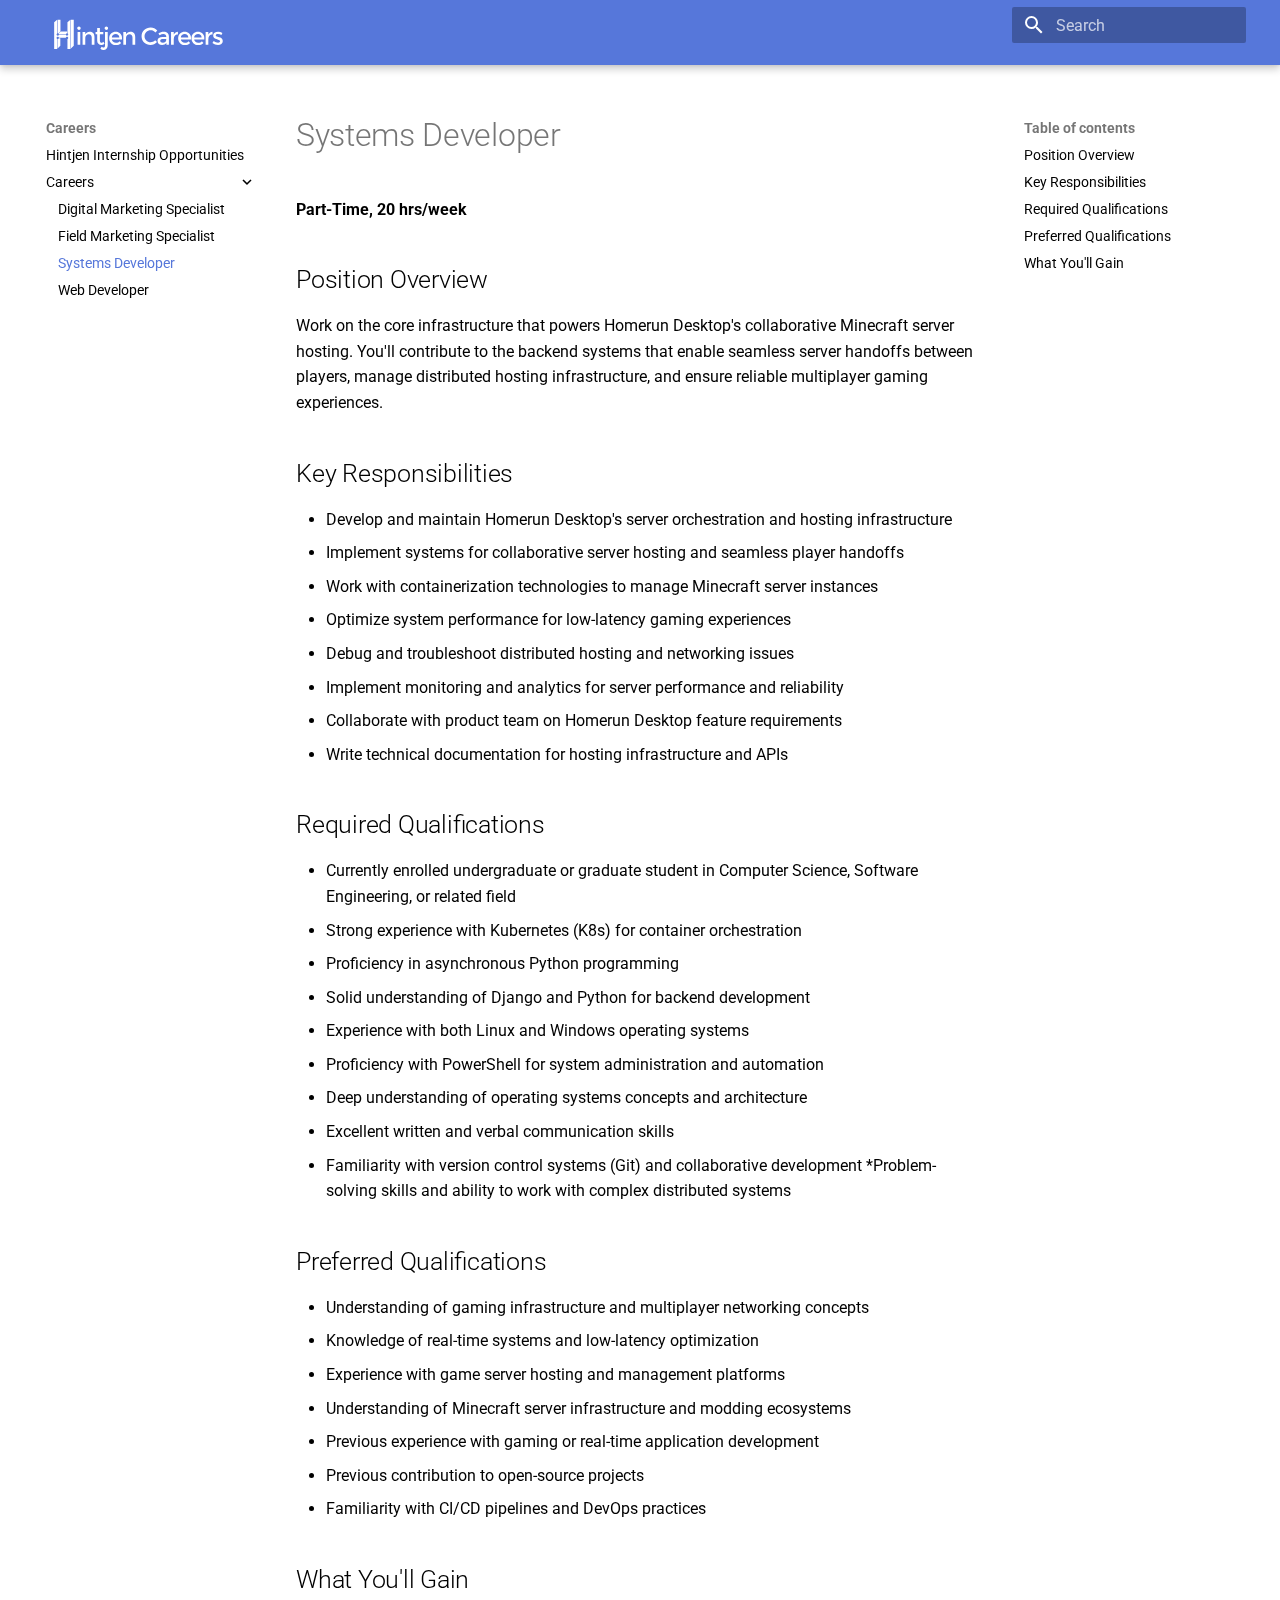
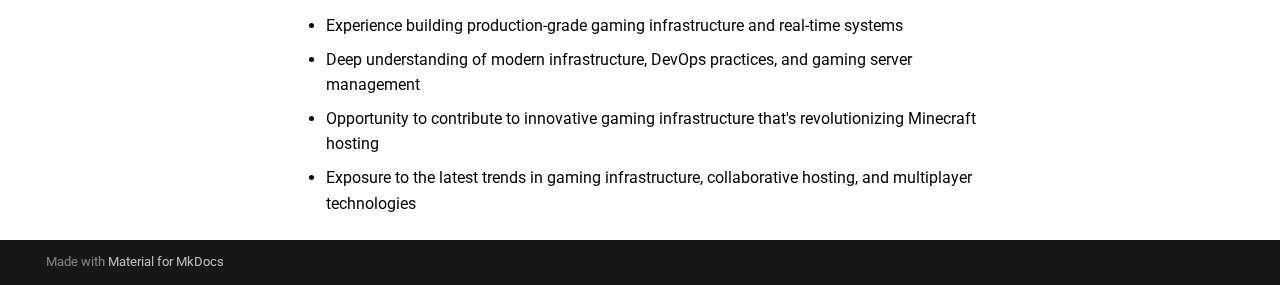
<file: careers/systems-developer/index.html>
<!doctype html>
<html lang="en" class="no-js">
  <head>
    
      <meta charset="utf-8">
      <meta name="viewport" content="width=device-width,initial-scale=1">
      
        <meta name="description" content="Hintjen is a global leader in the development of innovative software solutions.">
      
      
      
        <link rel="canonical" href="https://careers.hintjen.com/careers/systems-developer/">
      
      
        <link rel="prev" href="../field-marketing/">
      
      
        <link rel="next" href="../web-developer/">
      
      
      <link rel="icon" href="../../images/hintjen.png">
      <meta name="generator" content="mkdocs-1.6.1, mkdocs-material-9.6.15">
    
    
      
        <title>Systems Developer - Careers</title>
      
    
    
      <link rel="stylesheet" href="../../assets/stylesheets/main.342714a4.min.css">
      
      


    
    
      
    
    
      
        
        
        <link rel="preconnect" href="https://fonts.gstatic.com" crossorigin>
        <link rel="stylesheet" href="https://fonts.googleapis.com/css?family=Roboto:300,300i,400,400i,700,700i%7CRoboto+Mono:400,400i,700,700i&display=fallback">
        <style>:root{--md-text-font:"Roboto";--md-code-font:"Roboto Mono"}</style>
      
    
    
      <link rel="stylesheet" href="../../stylesheets/extra.css">
    
    <script>__md_scope=new URL("../..",location),__md_hash=e=>[...e].reduce(((e,_)=>(e<<5)-e+_.charCodeAt(0)),0),__md_get=(e,_=localStorage,t=__md_scope)=>JSON.parse(_.getItem(t.pathname+"."+e)),__md_set=(e,_,t=localStorage,a=__md_scope)=>{try{t.setItem(a.pathname+"."+e,JSON.stringify(_))}catch(e){}}</script>
    
      

    
    
    
  </head>
  
  
    <body dir="ltr">
  
    
    <input class="md-toggle" data-md-toggle="drawer" type="checkbox" id="__drawer" autocomplete="off">
    <input class="md-toggle" data-md-toggle="search" type="checkbox" id="__search" autocomplete="off">
    <label class="md-overlay" for="__drawer"></label>
    <div data-md-component="skip">
      
        
        <a href="#systems-developer" class="md-skip">
          Skip to content
        </a>
      
    </div>
    <div data-md-component="announce">
      
    </div>
    
    
      

  

<header class="md-header md-header--shadow" data-md-component="header">
  <nav class="md-header__inner md-grid" aria-label="Header">
    <a href="../.." title="Careers" class="md-header__button md-logo" aria-label="Careers" data-md-component="logo">
      
  
  <svg xmlns="http://www.w3.org/2000/svg" viewBox="0 0 24 24"><path d="M12 8a3 3 0 0 0 3-3 3 3 0 0 0-3-3 3 3 0 0 0-3 3 3 3 0 0 0 3 3m0 3.54C9.64 9.35 6.5 8 3 8v11c3.5 0 6.64 1.35 9 3.54 2.36-2.19 5.5-3.54 9-3.54V8c-3.5 0-6.64 1.35-9 3.54"/></svg>

    </a>
    <label class="md-header__button md-icon" for="__drawer">
      
      <svg xmlns="http://www.w3.org/2000/svg" viewBox="0 0 24 24"><path d="M3 6h18v2H3zm0 5h18v2H3zm0 5h18v2H3z"/></svg>
    </label>
    <div class="md-header__title" data-md-component="header-title">
      <div class="md-header__ellipsis">
        <div class="md-header__topic">
          <span class="md-ellipsis">
            Careers
          </span>
        </div>
        <div class="md-header__topic" data-md-component="header-topic">
          <span class="md-ellipsis">
            
              Systems Developer
            
          </span>
        </div>
      </div>
    </div>
    
    
      <script>var palette=__md_get("__palette");if(palette&&palette.color){if("(prefers-color-scheme)"===palette.color.media){var media=matchMedia("(prefers-color-scheme: light)"),input=document.querySelector(media.matches?"[data-md-color-media='(prefers-color-scheme: light)']":"[data-md-color-media='(prefers-color-scheme: dark)']");palette.color.media=input.getAttribute("data-md-color-media"),palette.color.scheme=input.getAttribute("data-md-color-scheme"),palette.color.primary=input.getAttribute("data-md-color-primary"),palette.color.accent=input.getAttribute("data-md-color-accent")}for(var[key,value]of Object.entries(palette.color))document.body.setAttribute("data-md-color-"+key,value)}</script>
    
    
    
      
      
        <label class="md-header__button md-icon" for="__search">
          
          <svg xmlns="http://www.w3.org/2000/svg" viewBox="0 0 24 24"><path d="M9.5 3A6.5 6.5 0 0 1 16 9.5c0 1.61-.59 3.09-1.56 4.23l.27.27h.79l5 5-1.5 1.5-5-5v-.79l-.27-.27A6.52 6.52 0 0 1 9.5 16 6.5 6.5 0 0 1 3 9.5 6.5 6.5 0 0 1 9.5 3m0 2C7 5 5 7 5 9.5S7 14 9.5 14 14 12 14 9.5 12 5 9.5 5"/></svg>
        </label>
        <div class="md-search" data-md-component="search" role="dialog">
  <label class="md-search__overlay" for="__search"></label>
  <div class="md-search__inner" role="search">
    <form class="md-search__form" name="search">
      <input type="text" class="md-search__input" name="query" aria-label="Search" placeholder="Search" autocapitalize="off" autocorrect="off" autocomplete="off" spellcheck="false" data-md-component="search-query" required>
      <label class="md-search__icon md-icon" for="__search">
        
        <svg xmlns="http://www.w3.org/2000/svg" viewBox="0 0 24 24"><path d="M9.5 3A6.5 6.5 0 0 1 16 9.5c0 1.61-.59 3.09-1.56 4.23l.27.27h.79l5 5-1.5 1.5-5-5v-.79l-.27-.27A6.52 6.52 0 0 1 9.5 16 6.5 6.5 0 0 1 3 9.5 6.5 6.5 0 0 1 9.5 3m0 2C7 5 5 7 5 9.5S7 14 9.5 14 14 12 14 9.5 12 5 9.5 5"/></svg>
        
        <svg xmlns="http://www.w3.org/2000/svg" viewBox="0 0 24 24"><path d="M20 11v2H8l5.5 5.5-1.42 1.42L4.16 12l7.92-7.92L13.5 5.5 8 11z"/></svg>
      </label>
      <nav class="md-search__options" aria-label="Search">
        
        <button type="reset" class="md-search__icon md-icon" title="Clear" aria-label="Clear" tabindex="-1">
          
          <svg xmlns="http://www.w3.org/2000/svg" viewBox="0 0 24 24"><path d="M19 6.41 17.59 5 12 10.59 6.41 5 5 6.41 10.59 12 5 17.59 6.41 19 12 13.41 17.59 19 19 17.59 13.41 12z"/></svg>
        </button>
      </nav>
      
    </form>
    <div class="md-search__output">
      <div class="md-search__scrollwrap" tabindex="0" data-md-scrollfix>
        <div class="md-search-result" data-md-component="search-result">
          <div class="md-search-result__meta">
            Initializing search
          </div>
          <ol class="md-search-result__list" role="presentation"></ol>
        </div>
      </div>
    </div>
  </div>
</div>
      
    
    
  </nav>
  
</header>
    
    <div class="md-container" data-md-component="container">
      
      
        
          
        
      
      <main class="md-main" data-md-component="main">
        <div class="md-main__inner md-grid">
          
            
              
              <div class="md-sidebar md-sidebar--primary" data-md-component="sidebar" data-md-type="navigation" >
                <div class="md-sidebar__scrollwrap">
                  <div class="md-sidebar__inner">
                    



<nav class="md-nav md-nav--primary" aria-label="Navigation" data-md-level="0">
  <label class="md-nav__title" for="__drawer">
    <a href="../.." title="Careers" class="md-nav__button md-logo" aria-label="Careers" data-md-component="logo">
      
  
  <svg xmlns="http://www.w3.org/2000/svg" viewBox="0 0 24 24"><path d="M12 8a3 3 0 0 0 3-3 3 3 0 0 0-3-3 3 3 0 0 0-3 3 3 3 0 0 0 3 3m0 3.54C9.64 9.35 6.5 8 3 8v11c3.5 0 6.64 1.35 9 3.54 2.36-2.19 5.5-3.54 9-3.54V8c-3.5 0-6.64 1.35-9 3.54"/></svg>

    </a>
    Careers
  </label>
  
  <ul class="md-nav__list" data-md-scrollfix>
    
      
      
  
  
  
  
    <li class="md-nav__item">
      <a href="../.." class="md-nav__link">
        
  
  
  <span class="md-ellipsis">
    Hintjen Internship Opportunities
    
  </span>
  

      </a>
    </li>
  

    
      
      
  
  
    
  
  
  
    
    
    
    
    
    <li class="md-nav__item md-nav__item--active md-nav__item--nested">
      
        
        
        <input class="md-nav__toggle md-toggle " type="checkbox" id="__nav_2" checked>
        
          
          <label class="md-nav__link" for="__nav_2" id="__nav_2_label" tabindex="0">
            
  
  
  <span class="md-ellipsis">
    Careers
    
  </span>
  

            <span class="md-nav__icon md-icon"></span>
          </label>
        
        <nav class="md-nav" data-md-level="1" aria-labelledby="__nav_2_label" aria-expanded="true">
          <label class="md-nav__title" for="__nav_2">
            <span class="md-nav__icon md-icon"></span>
            Careers
          </label>
          <ul class="md-nav__list" data-md-scrollfix>
            
              
                
  
  
  
  
    <li class="md-nav__item">
      <a href="../digital-marketing/" class="md-nav__link">
        
  
  
  <span class="md-ellipsis">
    Digital Marketing Specialist
    
  </span>
  

      </a>
    </li>
  

              
            
              
                
  
  
  
  
    <li class="md-nav__item">
      <a href="../field-marketing/" class="md-nav__link">
        
  
  
  <span class="md-ellipsis">
    Field Marketing Specialist
    
  </span>
  

      </a>
    </li>
  

              
            
              
                
  
  
    
  
  
  
    <li class="md-nav__item md-nav__item--active">
      
      <input class="md-nav__toggle md-toggle" type="checkbox" id="__toc">
      
      
        
      
      
        <label class="md-nav__link md-nav__link--active" for="__toc">
          
  
  
  <span class="md-ellipsis">
    Systems Developer
    
  </span>
  

          <span class="md-nav__icon md-icon"></span>
        </label>
      
      <a href="./" class="md-nav__link md-nav__link--active">
        
  
  
  <span class="md-ellipsis">
    Systems Developer
    
  </span>
  

      </a>
      
        

<nav class="md-nav md-nav--secondary" aria-label="Table of contents">
  
  
  
    
  
  
    <label class="md-nav__title" for="__toc">
      <span class="md-nav__icon md-icon"></span>
      Table of contents
    </label>
    <ul class="md-nav__list" data-md-component="toc" data-md-scrollfix>
      
        <li class="md-nav__item">
  <a href="#position-overview" class="md-nav__link">
    <span class="md-ellipsis">
      Position Overview
    </span>
  </a>
  
</li>
      
        <li class="md-nav__item">
  <a href="#key-responsibilities" class="md-nav__link">
    <span class="md-ellipsis">
      Key Responsibilities
    </span>
  </a>
  
</li>
      
        <li class="md-nav__item">
  <a href="#required-qualifications" class="md-nav__link">
    <span class="md-ellipsis">
      Required Qualifications
    </span>
  </a>
  
</li>
      
        <li class="md-nav__item">
  <a href="#preferred-qualifications" class="md-nav__link">
    <span class="md-ellipsis">
      Preferred Qualifications
    </span>
  </a>
  
</li>
      
        <li class="md-nav__item">
  <a href="#what-youll-gain" class="md-nav__link">
    <span class="md-ellipsis">
      What You'll Gain
    </span>
  </a>
  
</li>
      
    </ul>
  
</nav>
      
    </li>
  

              
            
              
                
  
  
  
  
    <li class="md-nav__item">
      <a href="../web-developer/" class="md-nav__link">
        
  
  
  <span class="md-ellipsis">
    Web Developer
    
  </span>
  

      </a>
    </li>
  

              
            
          </ul>
        </nav>
      
    </li>
  

    
  </ul>
</nav>
                  </div>
                </div>
              </div>
            
            
              
              <div class="md-sidebar md-sidebar--secondary" data-md-component="sidebar" data-md-type="toc" >
                <div class="md-sidebar__scrollwrap">
                  <div class="md-sidebar__inner">
                    

<nav class="md-nav md-nav--secondary" aria-label="Table of contents">
  
  
  
    
  
  
    <label class="md-nav__title" for="__toc">
      <span class="md-nav__icon md-icon"></span>
      Table of contents
    </label>
    <ul class="md-nav__list" data-md-component="toc" data-md-scrollfix>
      
        <li class="md-nav__item">
  <a href="#position-overview" class="md-nav__link">
    <span class="md-ellipsis">
      Position Overview
    </span>
  </a>
  
</li>
      
        <li class="md-nav__item">
  <a href="#key-responsibilities" class="md-nav__link">
    <span class="md-ellipsis">
      Key Responsibilities
    </span>
  </a>
  
</li>
      
        <li class="md-nav__item">
  <a href="#required-qualifications" class="md-nav__link">
    <span class="md-ellipsis">
      Required Qualifications
    </span>
  </a>
  
</li>
      
        <li class="md-nav__item">
  <a href="#preferred-qualifications" class="md-nav__link">
    <span class="md-ellipsis">
      Preferred Qualifications
    </span>
  </a>
  
</li>
      
        <li class="md-nav__item">
  <a href="#what-youll-gain" class="md-nav__link">
    <span class="md-ellipsis">
      What You'll Gain
    </span>
  </a>
  
</li>
      
    </ul>
  
</nav>
                  </div>
                </div>
              </div>
            
          
          
            <div class="md-content" data-md-component="content">
              <article class="md-content__inner md-typeset">
                
                  



<h1 id="systems-developer">Systems Developer</h1>
<p><strong>Part-Time, 20 hrs/week</strong></p>
<h2 id="position-overview">Position Overview</h2>
<p>Work on the core infrastructure that powers Homerun Desktop's collaborative Minecraft server hosting. You'll contribute to the backend systems that enable seamless server handoffs between players, manage distributed hosting infrastructure, and ensure reliable multiplayer gaming experiences.</p>
<h2 id="key-responsibilities">Key Responsibilities</h2>
<ul>
<li>Develop and maintain Homerun Desktop's server orchestration and hosting infrastructure</li>
<li>Implement systems for collaborative server hosting and seamless player handoffs</li>
<li>Work with containerization technologies to manage Minecraft server instances</li>
<li>Optimize system performance for low-latency gaming experiences</li>
<li>Debug and troubleshoot distributed hosting and networking issues</li>
<li>Implement monitoring and analytics for server performance and reliability</li>
<li>Collaborate with product team on Homerun Desktop feature requirements</li>
<li>Write technical documentation for hosting infrastructure and APIs</li>
</ul>
<h2 id="required-qualifications">Required Qualifications</h2>
<ul>
<li>Currently enrolled undergraduate or graduate student in Computer Science, Software Engineering, or related field</li>
<li>Strong experience with Kubernetes (K8s) for container orchestration</li>
<li>Proficiency in asynchronous Python programming</li>
<li>Solid understanding of Django and Python for backend development</li>
<li>Experience with both Linux and Windows operating systems</li>
<li>Proficiency with PowerShell for system administration and automation</li>
<li>Deep understanding of operating systems concepts and architecture</li>
<li>Excellent written and verbal communication skills</li>
<li>Familiarity with version control systems (Git) and collaborative development
*Problem-solving skills and ability to work with complex distributed systems</li>
</ul>
<h2 id="preferred-qualifications">Preferred Qualifications</h2>
<ul>
<li>Understanding of gaming infrastructure and multiplayer networking concepts</li>
<li>Knowledge of real-time systems and low-latency optimization</li>
<li>Experience with game server hosting and management platforms</li>
<li>Understanding of Minecraft server infrastructure and modding ecosystems</li>
<li>Previous experience with gaming or real-time application development</li>
<li>Previous contribution to open-source projects</li>
<li>Familiarity with CI/CD pipelines and DevOps practices</li>
</ul>
<h2 id="what-youll-gain">What You'll Gain</h2>
<ul>
<li>Experience building production-grade gaming infrastructure and real-time systems</li>
<li>Deep understanding of modern infrastructure, DevOps practices, and gaming server management</li>
<li>Opportunity to contribute to innovative gaming infrastructure that's revolutionizing Minecraft hosting</li>
<li>Exposure to the latest trends in gaming infrastructure, collaborative hosting, and multiplayer technologies</li>
</ul>
<!-- > <div style="text-align: center; margin: 30px 0;">
  <a href="https://forms.gle/YOUR_GOOGLE_FORM_ID" target="_blank" style="background-color: #5677da; color: white; padding: 12px 30px; border-radius: 5px; text-decoration: none; font-weight: bold; display: inline-block;">
    Apply Now
  </a>
</div> -->












                
              </article>
            </div>
          
          
<script>var target=document.getElementById(location.hash.slice(1));target&&target.name&&(target.checked=target.name.startsWith("__tabbed_"))</script>
        </div>
        
      </main>
      
        <footer class="md-footer">
  
  <div class="md-footer-meta md-typeset">
    <div class="md-footer-meta__inner md-grid">
      <div class="md-copyright">
  
  
    Made with
    <a href="https://squidfunk.github.io/mkdocs-material/" target="_blank" rel="noopener">
      Material for MkDocs
    </a>
  
</div>
      
    </div>
  </div>
</footer>
      
    </div>
    <div class="md-dialog" data-md-component="dialog">
      <div class="md-dialog__inner md-typeset"></div>
    </div>
    
    
    
      
      <script id="__config" type="application/json">{"base": "../..", "features": [], "search": "../../assets/javascripts/workers/search.d50fe291.min.js", "tags": null, "translations": {"clipboard.copied": "Copied to clipboard", "clipboard.copy": "Copy to clipboard", "search.result.more.one": "1 more on this page", "search.result.more.other": "# more on this page", "search.result.none": "No matching documents", "search.result.one": "1 matching document", "search.result.other": "# matching documents", "search.result.placeholder": "Type to start searching", "search.result.term.missing": "Missing", "select.version": "Select version"}, "version": null}</script>
    
    
      <script src="../../assets/javascripts/bundle.56ea9cef.min.js"></script>
      
    
  </body>
</html>
</file>
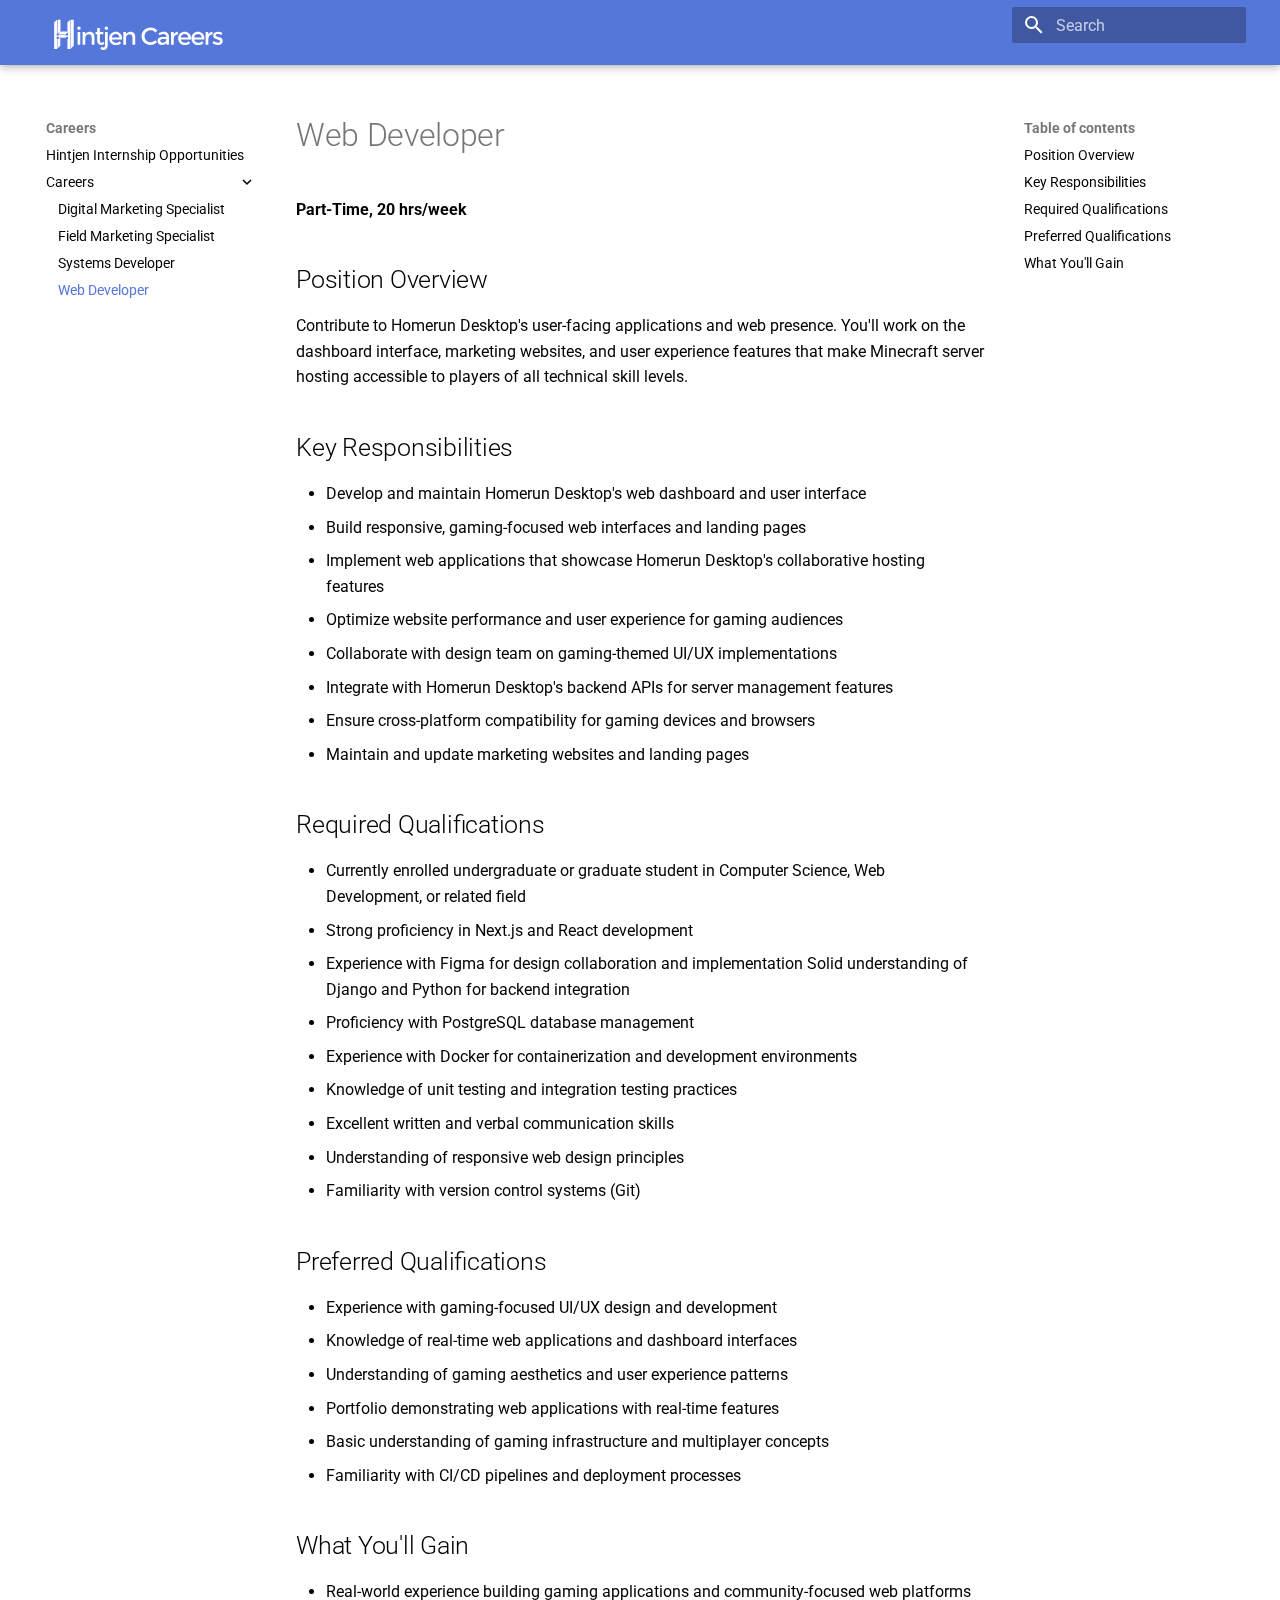
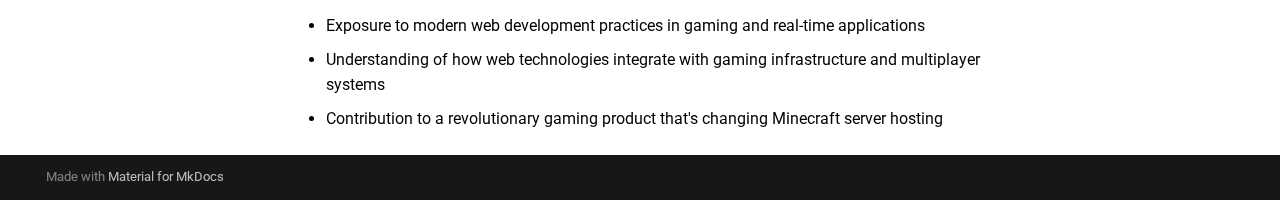
<file: careers/web-developer/index.html>
<!doctype html>
<html lang="en" class="no-js">
  <head>
    
      <meta charset="utf-8">
      <meta name="viewport" content="width=device-width,initial-scale=1">
      
        <meta name="description" content="Hintjen is a global leader in the development of innovative software solutions.">
      
      
      
        <link rel="canonical" href="https://careers.hintjen.com/careers/web-developer/">
      
      
        <link rel="prev" href="../systems-developer/">
      
      
      
      <link rel="icon" href="../../images/hintjen.png">
      <meta name="generator" content="mkdocs-1.6.1, mkdocs-material-9.6.15">
    
    
      
        <title>Web Developer - Careers</title>
      
    
    
      <link rel="stylesheet" href="../../assets/stylesheets/main.342714a4.min.css">
      
      


    
    
      
    
    
      
        
        
        <link rel="preconnect" href="https://fonts.gstatic.com" crossorigin>
        <link rel="stylesheet" href="https://fonts.googleapis.com/css?family=Roboto:300,300i,400,400i,700,700i%7CRoboto+Mono:400,400i,700,700i&display=fallback">
        <style>:root{--md-text-font:"Roboto";--md-code-font:"Roboto Mono"}</style>
      
    
    
      <link rel="stylesheet" href="../../stylesheets/extra.css">
    
    <script>__md_scope=new URL("../..",location),__md_hash=e=>[...e].reduce(((e,_)=>(e<<5)-e+_.charCodeAt(0)),0),__md_get=(e,_=localStorage,t=__md_scope)=>JSON.parse(_.getItem(t.pathname+"."+e)),__md_set=(e,_,t=localStorage,a=__md_scope)=>{try{t.setItem(a.pathname+"."+e,JSON.stringify(_))}catch(e){}}</script>
    
      

    
    
    
  </head>
  
  
    <body dir="ltr">
  
    
    <input class="md-toggle" data-md-toggle="drawer" type="checkbox" id="__drawer" autocomplete="off">
    <input class="md-toggle" data-md-toggle="search" type="checkbox" id="__search" autocomplete="off">
    <label class="md-overlay" for="__drawer"></label>
    <div data-md-component="skip">
      
        
        <a href="#web-developer" class="md-skip">
          Skip to content
        </a>
      
    </div>
    <div data-md-component="announce">
      
    </div>
    
    
      

  

<header class="md-header md-header--shadow" data-md-component="header">
  <nav class="md-header__inner md-grid" aria-label="Header">
    <a href="../.." title="Careers" class="md-header__button md-logo" aria-label="Careers" data-md-component="logo">
      
  
  <svg xmlns="http://www.w3.org/2000/svg" viewBox="0 0 24 24"><path d="M12 8a3 3 0 0 0 3-3 3 3 0 0 0-3-3 3 3 0 0 0-3 3 3 3 0 0 0 3 3m0 3.54C9.64 9.35 6.5 8 3 8v11c3.5 0 6.64 1.35 9 3.54 2.36-2.19 5.5-3.54 9-3.54V8c-3.5 0-6.64 1.35-9 3.54"/></svg>

    </a>
    <label class="md-header__button md-icon" for="__drawer">
      
      <svg xmlns="http://www.w3.org/2000/svg" viewBox="0 0 24 24"><path d="M3 6h18v2H3zm0 5h18v2H3zm0 5h18v2H3z"/></svg>
    </label>
    <div class="md-header__title" data-md-component="header-title">
      <div class="md-header__ellipsis">
        <div class="md-header__topic">
          <span class="md-ellipsis">
            Careers
          </span>
        </div>
        <div class="md-header__topic" data-md-component="header-topic">
          <span class="md-ellipsis">
            
              Web Developer
            
          </span>
        </div>
      </div>
    </div>
    
    
      <script>var palette=__md_get("__palette");if(palette&&palette.color){if("(prefers-color-scheme)"===palette.color.media){var media=matchMedia("(prefers-color-scheme: light)"),input=document.querySelector(media.matches?"[data-md-color-media='(prefers-color-scheme: light)']":"[data-md-color-media='(prefers-color-scheme: dark)']");palette.color.media=input.getAttribute("data-md-color-media"),palette.color.scheme=input.getAttribute("data-md-color-scheme"),palette.color.primary=input.getAttribute("data-md-color-primary"),palette.color.accent=input.getAttribute("data-md-color-accent")}for(var[key,value]of Object.entries(palette.color))document.body.setAttribute("data-md-color-"+key,value)}</script>
    
    
    
      
      
        <label class="md-header__button md-icon" for="__search">
          
          <svg xmlns="http://www.w3.org/2000/svg" viewBox="0 0 24 24"><path d="M9.5 3A6.5 6.5 0 0 1 16 9.5c0 1.61-.59 3.09-1.56 4.23l.27.27h.79l5 5-1.5 1.5-5-5v-.79l-.27-.27A6.52 6.52 0 0 1 9.5 16 6.5 6.5 0 0 1 3 9.5 6.5 6.5 0 0 1 9.5 3m0 2C7 5 5 7 5 9.5S7 14 9.5 14 14 12 14 9.5 12 5 9.5 5"/></svg>
        </label>
        <div class="md-search" data-md-component="search" role="dialog">
  <label class="md-search__overlay" for="__search"></label>
  <div class="md-search__inner" role="search">
    <form class="md-search__form" name="search">
      <input type="text" class="md-search__input" name="query" aria-label="Search" placeholder="Search" autocapitalize="off" autocorrect="off" autocomplete="off" spellcheck="false" data-md-component="search-query" required>
      <label class="md-search__icon md-icon" for="__search">
        
        <svg xmlns="http://www.w3.org/2000/svg" viewBox="0 0 24 24"><path d="M9.5 3A6.5 6.5 0 0 1 16 9.5c0 1.61-.59 3.09-1.56 4.23l.27.27h.79l5 5-1.5 1.5-5-5v-.79l-.27-.27A6.52 6.52 0 0 1 9.5 16 6.5 6.5 0 0 1 3 9.5 6.5 6.5 0 0 1 9.5 3m0 2C7 5 5 7 5 9.5S7 14 9.5 14 14 12 14 9.5 12 5 9.5 5"/></svg>
        
        <svg xmlns="http://www.w3.org/2000/svg" viewBox="0 0 24 24"><path d="M20 11v2H8l5.5 5.5-1.42 1.42L4.16 12l7.92-7.92L13.5 5.5 8 11z"/></svg>
      </label>
      <nav class="md-search__options" aria-label="Search">
        
        <button type="reset" class="md-search__icon md-icon" title="Clear" aria-label="Clear" tabindex="-1">
          
          <svg xmlns="http://www.w3.org/2000/svg" viewBox="0 0 24 24"><path d="M19 6.41 17.59 5 12 10.59 6.41 5 5 6.41 10.59 12 5 17.59 6.41 19 12 13.41 17.59 19 19 17.59 13.41 12z"/></svg>
        </button>
      </nav>
      
    </form>
    <div class="md-search__output">
      <div class="md-search__scrollwrap" tabindex="0" data-md-scrollfix>
        <div class="md-search-result" data-md-component="search-result">
          <div class="md-search-result__meta">
            Initializing search
          </div>
          <ol class="md-search-result__list" role="presentation"></ol>
        </div>
      </div>
    </div>
  </div>
</div>
      
    
    
  </nav>
  
</header>
    
    <div class="md-container" data-md-component="container">
      
      
        
          
        
      
      <main class="md-main" data-md-component="main">
        <div class="md-main__inner md-grid">
          
            
              
              <div class="md-sidebar md-sidebar--primary" data-md-component="sidebar" data-md-type="navigation" >
                <div class="md-sidebar__scrollwrap">
                  <div class="md-sidebar__inner">
                    



<nav class="md-nav md-nav--primary" aria-label="Navigation" data-md-level="0">
  <label class="md-nav__title" for="__drawer">
    <a href="../.." title="Careers" class="md-nav__button md-logo" aria-label="Careers" data-md-component="logo">
      
  
  <svg xmlns="http://www.w3.org/2000/svg" viewBox="0 0 24 24"><path d="M12 8a3 3 0 0 0 3-3 3 3 0 0 0-3-3 3 3 0 0 0-3 3 3 3 0 0 0 3 3m0 3.54C9.64 9.35 6.5 8 3 8v11c3.5 0 6.64 1.35 9 3.54 2.36-2.19 5.5-3.54 9-3.54V8c-3.5 0-6.64 1.35-9 3.54"/></svg>

    </a>
    Careers
  </label>
  
  <ul class="md-nav__list" data-md-scrollfix>
    
      
      
  
  
  
  
    <li class="md-nav__item">
      <a href="../.." class="md-nav__link">
        
  
  
  <span class="md-ellipsis">
    Hintjen Internship Opportunities
    
  </span>
  

      </a>
    </li>
  

    
      
      
  
  
    
  
  
  
    
    
    
    
    
    <li class="md-nav__item md-nav__item--active md-nav__item--nested">
      
        
        
        <input class="md-nav__toggle md-toggle " type="checkbox" id="__nav_2" checked>
        
          
          <label class="md-nav__link" for="__nav_2" id="__nav_2_label" tabindex="0">
            
  
  
  <span class="md-ellipsis">
    Careers
    
  </span>
  

            <span class="md-nav__icon md-icon"></span>
          </label>
        
        <nav class="md-nav" data-md-level="1" aria-labelledby="__nav_2_label" aria-expanded="true">
          <label class="md-nav__title" for="__nav_2">
            <span class="md-nav__icon md-icon"></span>
            Careers
          </label>
          <ul class="md-nav__list" data-md-scrollfix>
            
              
                
  
  
  
  
    <li class="md-nav__item">
      <a href="../digital-marketing/" class="md-nav__link">
        
  
  
  <span class="md-ellipsis">
    Digital Marketing Specialist
    
  </span>
  

      </a>
    </li>
  

              
            
              
                
  
  
  
  
    <li class="md-nav__item">
      <a href="../field-marketing/" class="md-nav__link">
        
  
  
  <span class="md-ellipsis">
    Field Marketing Specialist
    
  </span>
  

      </a>
    </li>
  

              
            
              
                
  
  
  
  
    <li class="md-nav__item">
      <a href="../systems-developer/" class="md-nav__link">
        
  
  
  <span class="md-ellipsis">
    Systems Developer
    
  </span>
  

      </a>
    </li>
  

              
            
              
                
  
  
    
  
  
  
    <li class="md-nav__item md-nav__item--active">
      
      <input class="md-nav__toggle md-toggle" type="checkbox" id="__toc">
      
      
        
      
      
        <label class="md-nav__link md-nav__link--active" for="__toc">
          
  
  
  <span class="md-ellipsis">
    Web Developer
    
  </span>
  

          <span class="md-nav__icon md-icon"></span>
        </label>
      
      <a href="./" class="md-nav__link md-nav__link--active">
        
  
  
  <span class="md-ellipsis">
    Web Developer
    
  </span>
  

      </a>
      
        

<nav class="md-nav md-nav--secondary" aria-label="Table of contents">
  
  
  
    
  
  
    <label class="md-nav__title" for="__toc">
      <span class="md-nav__icon md-icon"></span>
      Table of contents
    </label>
    <ul class="md-nav__list" data-md-component="toc" data-md-scrollfix>
      
        <li class="md-nav__item">
  <a href="#position-overview" class="md-nav__link">
    <span class="md-ellipsis">
      Position Overview
    </span>
  </a>
  
</li>
      
        <li class="md-nav__item">
  <a href="#key-responsibilities" class="md-nav__link">
    <span class="md-ellipsis">
      Key Responsibilities
    </span>
  </a>
  
</li>
      
        <li class="md-nav__item">
  <a href="#required-qualifications" class="md-nav__link">
    <span class="md-ellipsis">
      Required Qualifications
    </span>
  </a>
  
</li>
      
        <li class="md-nav__item">
  <a href="#preferred-qualifications" class="md-nav__link">
    <span class="md-ellipsis">
      Preferred Qualifications
    </span>
  </a>
  
</li>
      
        <li class="md-nav__item">
  <a href="#what-youll-gain" class="md-nav__link">
    <span class="md-ellipsis">
      What You'll Gain
    </span>
  </a>
  
</li>
      
    </ul>
  
</nav>
      
    </li>
  

              
            
          </ul>
        </nav>
      
    </li>
  

    
  </ul>
</nav>
                  </div>
                </div>
              </div>
            
            
              
              <div class="md-sidebar md-sidebar--secondary" data-md-component="sidebar" data-md-type="toc" >
                <div class="md-sidebar__scrollwrap">
                  <div class="md-sidebar__inner">
                    

<nav class="md-nav md-nav--secondary" aria-label="Table of contents">
  
  
  
    
  
  
    <label class="md-nav__title" for="__toc">
      <span class="md-nav__icon md-icon"></span>
      Table of contents
    </label>
    <ul class="md-nav__list" data-md-component="toc" data-md-scrollfix>
      
        <li class="md-nav__item">
  <a href="#position-overview" class="md-nav__link">
    <span class="md-ellipsis">
      Position Overview
    </span>
  </a>
  
</li>
      
        <li class="md-nav__item">
  <a href="#key-responsibilities" class="md-nav__link">
    <span class="md-ellipsis">
      Key Responsibilities
    </span>
  </a>
  
</li>
      
        <li class="md-nav__item">
  <a href="#required-qualifications" class="md-nav__link">
    <span class="md-ellipsis">
      Required Qualifications
    </span>
  </a>
  
</li>
      
        <li class="md-nav__item">
  <a href="#preferred-qualifications" class="md-nav__link">
    <span class="md-ellipsis">
      Preferred Qualifications
    </span>
  </a>
  
</li>
      
        <li class="md-nav__item">
  <a href="#what-youll-gain" class="md-nav__link">
    <span class="md-ellipsis">
      What You'll Gain
    </span>
  </a>
  
</li>
      
    </ul>
  
</nav>
                  </div>
                </div>
              </div>
            
          
          
            <div class="md-content" data-md-component="content">
              <article class="md-content__inner md-typeset">
                
                  



<h1 id="web-developer">Web Developer</h1>
<p><strong>Part-Time, 20 hrs/week</strong></p>
<h2 id="position-overview">Position Overview</h2>
<p>Contribute to Homerun Desktop's user-facing applications and web presence. You'll work on the dashboard interface, marketing websites, and user experience features that make Minecraft server hosting accessible to players of all technical skill levels.</p>
<h2 id="key-responsibilities">Key Responsibilities</h2>
<ul>
<li>Develop and maintain Homerun Desktop's web dashboard and user interface</li>
<li>Build responsive, gaming-focused web interfaces and landing pages</li>
<li>Implement web applications that showcase Homerun Desktop's collaborative hosting features</li>
<li>Optimize website performance and user experience for gaming audiences</li>
<li>Collaborate with design team on gaming-themed UI/UX implementations</li>
<li>Integrate with Homerun Desktop's backend APIs for server management features</li>
<li>Ensure cross-platform compatibility for gaming devices and browsers</li>
<li>Maintain and update marketing websites and landing pages</li>
</ul>
<h2 id="required-qualifications">Required Qualifications</h2>
<ul>
<li>Currently enrolled undergraduate or graduate student in Computer Science, Web Development, or related field</li>
<li>Strong proficiency in Next.js and React development</li>
<li>Experience with Figma for design collaboration and implementation
Solid understanding of Django and Python for backend integration</li>
<li>Proficiency with PostgreSQL database management</li>
<li>Experience with Docker for containerization and development environments</li>
<li>Knowledge of unit testing and integration testing practices</li>
<li>Excellent written and verbal communication skills</li>
<li>Understanding of responsive web design principles</li>
<li>Familiarity with version control systems (Git)</li>
</ul>
<h2 id="preferred-qualifications">Preferred Qualifications</h2>
<ul>
<li>Experience with gaming-focused UI/UX design and development</li>
<li>Knowledge of real-time web applications and dashboard interfaces</li>
<li>Understanding of gaming aesthetics and user experience patterns</li>
<li>Portfolio demonstrating web applications with real-time features</li>
<li>Basic understanding of gaming infrastructure and multiplayer concepts</li>
<li>Familiarity with CI/CD pipelines and deployment processes</li>
</ul>
<h2 id="what-youll-gain">What You'll Gain</h2>
<ul>
<li>Real-world experience building gaming applications and community-focused web platforms</li>
<li>Exposure to modern web development practices in gaming and real-time applications</li>
<li>Understanding of how web technologies integrate with gaming infrastructure and multiplayer systems</li>
<li>Contribution to a revolutionary gaming product that's changing Minecraft server hosting</li>
</ul>
<!-- > <div style="text-align: center; margin: 30px 0;">
  <a href="https://forms.gle/YOUR_GOOGLE_FORM_ID" target="_blank" style="background-color: #5677da; color: white; padding: 12px 30px; border-radius: 5px; text-decoration: none; font-weight: bold; display: inline-block;">
    Apply Now
  </a>
</div> -->












                
              </article>
            </div>
          
          
<script>var target=document.getElementById(location.hash.slice(1));target&&target.name&&(target.checked=target.name.startsWith("__tabbed_"))</script>
        </div>
        
      </main>
      
        <footer class="md-footer">
  
  <div class="md-footer-meta md-typeset">
    <div class="md-footer-meta__inner md-grid">
      <div class="md-copyright">
  
  
    Made with
    <a href="https://squidfunk.github.io/mkdocs-material/" target="_blank" rel="noopener">
      Material for MkDocs
    </a>
  
</div>
      
    </div>
  </div>
</footer>
      
    </div>
    <div class="md-dialog" data-md-component="dialog">
      <div class="md-dialog__inner md-typeset"></div>
    </div>
    
    
    
      
      <script id="__config" type="application/json">{"base": "../..", "features": [], "search": "../../assets/javascripts/workers/search.d50fe291.min.js", "tags": null, "translations": {"clipboard.copied": "Copied to clipboard", "clipboard.copy": "Copy to clipboard", "search.result.more.one": "1 more on this page", "search.result.more.other": "# more on this page", "search.result.none": "No matching documents", "search.result.one": "1 matching document", "search.result.other": "# matching documents", "search.result.placeholder": "Type to start searching", "search.result.term.missing": "Missing", "select.version": "Select version"}, "version": null}</script>
    
    
      <script src="../../assets/javascripts/bundle.56ea9cef.min.js"></script>
      
    
  </body>
</html>
</file>
<file: stylesheets/extra.css>
:root {
  /* Your brand color */
  --md-primary-fg-color: #5677da;
  --md-primary-fg-color--light: #5677da;
  --md-primary-fg-color--dark: #5677da;
  
  /* Accent color */
  --md-accent-fg-color: #5677da;
  
  /* Keep backgrounds white */
  --md-default-bg-color: #ffffff;
  --md-default-fg-color: #000000;
}

/* Replace the header title with an image */
.md-header__title {
    background-image: url('Hintjen_Careers.svg'); /* Path to your image */
    background-size: contain;
    background-repeat: no-repeat;
    background-position: left;
    width: 200px; /* Adjust width as needed */
    height: 50px; /* Adjust height as needed */
    text-indent: -9999px; /* Hide text */
    overflow: hidden;
}

.md-header__button.md-logo {
    display: none;
}

.md-header__inner {
    margin-bottom: 15px;
}
</file>
<file: assets/stylesheets/main.342714a4.min.css>
@charset "UTF-8";html{-webkit-text-size-adjust:none;-moz-text-size-adjust:none;text-size-adjust:none;box-sizing:border-box}*,:after,:before{box-sizing:inherit}@media (prefers-reduced-motion){*,:after,:before{transition:none!important}}body{margin:0}a,button,input,label{-webkit-tap-highlight-color:transparent}a{color:inherit;text-decoration:none}hr{border:0;box-sizing:initial;display:block;height:.05rem;overflow:visible;padding:0}small{font-size:80%}sub,sup{line-height:1em}img{border-style:none}table{border-collapse:initial;border-spacing:0}td,th{font-weight:400;vertical-align:top}button{background:#0000;border:0;font-family:inherit;font-size:inherit;margin:0;padding:0}input{border:0;outline:none}:root{--md-primary-fg-color:#4051b5;--md-primary-fg-color--light:#5d6cc0;--md-primary-fg-color--dark:#303fa1;--md-primary-bg-color:#fff;--md-primary-bg-color--light:#ffffffb3;--md-accent-fg-color:#526cfe;--md-accent-fg-color--transparent:#526cfe1a;--md-accent-bg-color:#fff;--md-accent-bg-color--light:#ffffffb3}[data-md-color-scheme=default]{color-scheme:light}[data-md-color-scheme=default] img[src$="#gh-dark-mode-only"],[data-md-color-scheme=default] img[src$="#only-dark"]{display:none}:root,[data-md-color-scheme=default]{--md-hue:225deg;--md-default-fg-color:#000000de;--md-default-fg-color--light:#0000008a;--md-default-fg-color--lighter:#00000052;--md-default-fg-color--lightest:#00000012;--md-default-bg-color:#fff;--md-default-bg-color--light:#ffffffb3;--md-default-bg-color--lighter:#ffffff4d;--md-default-bg-color--lightest:#ffffff1f;--md-code-fg-color:#36464e;--md-code-bg-color:#f5f5f5;--md-code-hl-color:#4287ff;--md-code-hl-color--light:#4287ff1a;--md-code-hl-number-color:#d52a2a;--md-code-hl-special-color:#db1457;--md-code-hl-function-color:#a846b9;--md-code-hl-constant-color:#6e59d9;--md-code-hl-keyword-color:#3f6ec6;--md-code-hl-string-color:#1c7d4d;--md-code-hl-name-color:var(--md-code-fg-color);--md-code-hl-operator-color:var(--md-default-fg-color--light);--md-code-hl-punctuation-color:var(--md-default-fg-color--light);--md-code-hl-comment-color:var(--md-default-fg-color--light);--md-code-hl-generic-color:var(--md-default-fg-color--light);--md-code-hl-variable-color:var(--md-default-fg-color--light);--md-typeset-color:var(--md-default-fg-color);--md-typeset-a-color:var(--md-primary-fg-color);--md-typeset-del-color:#f5503d26;--md-typeset-ins-color:#0bd57026;--md-typeset-kbd-color:#fafafa;--md-typeset-kbd-accent-color:#fff;--md-typeset-kbd-border-color:#b8b8b8;--md-typeset-mark-color:#ffff0080;--md-typeset-table-color:#0000001f;--md-typeset-table-color--light:rgba(0,0,0,.035);--md-admonition-fg-color:var(--md-default-fg-color);--md-admonition-bg-color:var(--md-default-bg-color);--md-warning-fg-color:#000000de;--md-warning-bg-color:#ff9;--md-footer-fg-color:#fff;--md-footer-fg-color--light:#ffffffb3;--md-footer-fg-color--lighter:#ffffff73;--md-footer-bg-color:#000000de;--md-footer-bg-color--dark:#00000052;--md-shadow-z1:0 0.2rem 0.5rem #0000000d,0 0 0.05rem #0000001a;--md-shadow-z2:0 0.2rem 0.5rem #0000001a,0 0 0.05rem #00000040;--md-shadow-z3:0 0.2rem 0.5rem #0003,0 0 0.05rem #00000059}.md-icon svg{fill:currentcolor;display:block;height:1.2rem;width:1.2rem}body{-webkit-font-smoothing:antialiased;-moz-osx-font-smoothing:grayscale;--md-text-font-family:var(--md-text-font,_),-apple-system,BlinkMacSystemFont,Helvetica,Arial,sans-serif;--md-code-font-family:var(--md-code-font,_),SFMono-Regular,Consolas,Menlo,monospace}aside,body,input{font-feature-settings:"kern","liga";color:var(--md-typeset-color);font-family:var(--md-text-font-family)}code,kbd,pre{font-feature-settings:"kern";font-family:var(--md-code-font-family)}:root{--md-typeset-table-sort-icon:url('data:image/svg+xml;charset=utf-8,<svg xmlns="http://www.w3.org/2000/svg" viewBox="0 0 24 24"><path d="m18 21-4-4h3V7h-3l4-4 4 4h-3v10h3M2 19v-2h10v2M2 13v-2h7v2M2 7V5h4v2z"/></svg>');--md-typeset-table-sort-icon--asc:url('data:image/svg+xml;charset=utf-8,<svg xmlns="http://www.w3.org/2000/svg" viewBox="0 0 24 24"><path d="M19 17h3l-4 4-4-4h3V3h2M2 17h10v2H2M6 5v2H2V5m0 6h7v2H2z"/></svg>');--md-typeset-table-sort-icon--desc:url('data:image/svg+xml;charset=utf-8,<svg xmlns="http://www.w3.org/2000/svg" viewBox="0 0 24 24"><path d="M19 7h3l-4-4-4 4h3v14h2M2 17h10v2H2M6 5v2H2V5m0 6h7v2H2z"/></svg>')}.md-typeset{-webkit-print-color-adjust:exact;color-adjust:exact;font-size:.8rem;line-height:1.6;overflow-wrap:break-word}@media print{.md-typeset{font-size:.68rem}}.md-typeset blockquote,.md-typeset dl,.md-typeset figure,.md-typeset ol,.md-typeset pre,.md-typeset ul{margin-bottom:1em;margin-top:1em}.md-typeset h1{color:var(--md-default-fg-color--light);font-size:2em;line-height:1.3;margin:0 0 1.25em}.md-typeset h1,.md-typeset h2{font-weight:300;letter-spacing:-.01em}.md-typeset h2{font-size:1.5625em;line-height:1.4;margin:1.6em 0 .64em}.md-typeset h3{font-size:1.25em;font-weight:400;letter-spacing:-.01em;line-height:1.5;margin:1.6em 0 .8em}.md-typeset h2+h3{margin-top:.8em}.md-typeset h4{font-weight:700;letter-spacing:-.01em;margin:1em 0}.md-typeset h5,.md-typeset h6{color:var(--md-default-fg-color--light);font-size:.8em;font-weight:700;letter-spacing:-.01em;margin:1.25em 0}.md-typeset h5{text-transform:uppercase}.md-typeset h5 code{text-transform:none}.md-typeset hr{border-bottom:.05rem solid var(--md-default-fg-color--lightest);display:flow-root;margin:1.5em 0}.md-typeset a{color:var(--md-typeset-a-color);word-break:break-word}.md-typeset a,.md-typeset a:before{transition:color 125ms}.md-typeset a:focus,.md-typeset a:hover{color:var(--md-accent-fg-color)}.md-typeset a:focus code,.md-typeset a:hover code{background-color:var(--md-accent-fg-color--transparent)}.md-typeset a code{color:currentcolor;transition:background-color 125ms}.md-typeset a.focus-visible{outline-color:var(--md-accent-fg-color);outline-offset:.2rem}.md-typeset code,.md-typeset kbd,.md-typeset pre{color:var(--md-code-fg-color);direction:ltr;font-variant-ligatures:none}@media print{.md-typeset code,.md-typeset kbd,.md-typeset pre{white-space:pre-wrap}}.md-typeset code{background-color:var(--md-code-bg-color);border-radius:.1rem;-webkit-box-decoration-break:clone;box-decoration-break:clone;font-size:.85em;padding:0 .2941176471em;word-break:break-word}.md-typeset code:not(.focus-visible){-webkit-tap-highlight-color:transparent;outline:none}.md-typeset pre{display:flow-root;line-height:1.4;position:relative}.md-typeset pre>code{-webkit-box-decoration-break:slice;box-decoration-break:slice;box-shadow:none;display:block;margin:0;outline-color:var(--md-accent-fg-color);overflow:auto;padding:.7720588235em 1.1764705882em;scrollbar-color:var(--md-default-fg-color--lighter) #0000;scrollbar-width:thin;touch-action:auto;word-break:normal}.md-typeset pre>code:hover{scrollbar-color:var(--md-accent-fg-color) #0000}.md-typeset pre>code::-webkit-scrollbar{height:.2rem;width:.2rem}.md-typeset pre>code::-webkit-scrollbar-thumb{background-color:var(--md-default-fg-color--lighter)}.md-typeset pre>code::-webkit-scrollbar-thumb:hover{background-color:var(--md-accent-fg-color)}.md-typeset kbd{background-color:var(--md-typeset-kbd-color);border-radius:.1rem;box-shadow:0 .1rem 0 .05rem var(--md-typeset-kbd-border-color),0 .1rem 0 var(--md-typeset-kbd-border-color),0 -.1rem .2rem var(--md-typeset-kbd-accent-color) inset;color:var(--md-default-fg-color);display:inline-block;font-size:.75em;padding:0 .6666666667em;vertical-align:text-top;word-break:break-word}.md-typeset mark{background-color:var(--md-typeset-mark-color);-webkit-box-decoration-break:clone;box-decoration-break:clone;color:inherit;word-break:break-word}.md-typeset abbr{border-bottom:.05rem dotted var(--md-default-fg-color--light);cursor:help;text-decoration:none}.md-typeset small{opacity:.75}[dir=ltr] .md-typeset sub,[dir=ltr] .md-typeset sup{margin-left:.078125em}[dir=rtl] .md-typeset sub,[dir=rtl] .md-typeset sup{margin-right:.078125em}[dir=ltr] .md-typeset blockquote{padding-left:.6rem}[dir=rtl] .md-typeset blockquote{padding-right:.6rem}[dir=ltr] .md-typeset blockquote{border-left:.2rem solid var(--md-default-fg-color--lighter)}[dir=rtl] .md-typeset blockquote{border-right:.2rem solid var(--md-default-fg-color--lighter)}.md-typeset blockquote{color:var(--md-default-fg-color--light);margin-left:0;margin-right:0}.md-typeset ul{list-style-type:disc}.md-typeset ul[type]{list-style-type:revert-layer}[dir=ltr] .md-typeset ol,[dir=ltr] .md-typeset ul{margin-left:.625em}[dir=rtl] .md-typeset ol,[dir=rtl] .md-typeset ul{margin-right:.625em}.md-typeset ol,.md-typeset ul{padding:0}.md-typeset ol:not([hidden]),.md-typeset ul:not([hidden]){display:flow-root}.md-typeset ol ol,.md-typeset ul ol{list-style-type:lower-alpha}.md-typeset ol ol ol,.md-typeset ul ol ol{list-style-type:lower-roman}.md-typeset ol ol ol ol,.md-typeset ul ol ol ol{list-style-type:upper-alpha}.md-typeset ol ol ol ol ol,.md-typeset ul ol ol ol ol{list-style-type:upper-roman}.md-typeset ol[type],.md-typeset ul[type]{list-style-type:revert-layer}[dir=ltr] .md-typeset ol li,[dir=ltr] .md-typeset ul li{margin-left:1.25em}[dir=rtl] .md-typeset ol li,[dir=rtl] .md-typeset ul li{margin-right:1.25em}.md-typeset ol li,.md-typeset ul li{margin-bottom:.5em}.md-typeset ol li blockquote,.md-typeset ol li p,.md-typeset ul li blockquote,.md-typeset ul li p{margin:.5em 0}.md-typeset ol li:last-child,.md-typeset ul li:last-child{margin-bottom:0}[dir=ltr] .md-typeset ol li ol,[dir=ltr] .md-typeset ol li ul,[dir=ltr] .md-typeset ul li ol,[dir=ltr] .md-typeset ul li ul{margin-left:.625em}[dir=rtl] .md-typeset ol li ol,[dir=rtl] .md-typeset ol li ul,[dir=rtl] .md-typeset ul li ol,[dir=rtl] .md-typeset ul li ul{margin-right:.625em}.md-typeset ol li ol,.md-typeset ol li ul,.md-typeset ul li ol,.md-typeset ul li ul{margin-bottom:.5em;margin-top:.5em}[dir=ltr] .md-typeset dd{margin-left:1.875em}[dir=rtl] .md-typeset dd{margin-right:1.875em}.md-typeset dd{margin-bottom:1.5em;margin-top:1em}.md-typeset img,.md-typeset svg,.md-typeset video{height:auto;max-width:100%}.md-typeset img[align=left]{margin:1em 1em 1em 0}.md-typeset img[align=right]{margin:1em 0 1em 1em}.md-typeset img[align]:only-child{margin-top:0}.md-typeset figure{display:flow-root;margin:1em auto;max-width:100%;text-align:center;width:-moz-fit-content;width:fit-content}.md-typeset figure img{display:block;margin:0 auto}.md-typeset figcaption{font-style:italic;margin:1em auto;max-width:24rem}.md-typeset iframe{max-width:100%}.md-typeset table:not([class]){background-color:var(--md-default-bg-color);border:.05rem solid var(--md-typeset-table-color);border-radius:.1rem;display:inline-block;font-size:.64rem;max-width:100%;overflow:auto;touch-action:auto}@media print{.md-typeset table:not([class]){display:table}}.md-typeset table:not([class])+*{margin-top:1.5em}.md-typeset table:not([class]) td>:first-child,.md-typeset table:not([class]) th>:first-child{margin-top:0}.md-typeset table:not([class]) td>:last-child,.md-typeset table:not([class]) th>:last-child{margin-bottom:0}.md-typeset table:not([class]) td:not([align]),.md-typeset table:not([class]) th:not([align]){text-align:left}[dir=rtl] .md-typeset table:not([class]) td:not([align]),[dir=rtl] .md-typeset table:not([class]) th:not([align]){text-align:right}.md-typeset table:not([class]) th{font-weight:700;min-width:5rem;padding:.9375em 1.25em;vertical-align:top}.md-typeset table:not([class]) td{border-top:.05rem solid var(--md-typeset-table-color);padding:.9375em 1.25em;vertical-align:top}.md-typeset table:not([class]) tbody tr{transition:background-color 125ms}.md-typeset table:not([class]) tbody tr:hover{background-color:var(--md-typeset-table-color--light);box-shadow:0 .05rem 0 var(--md-default-bg-color) inset}.md-typeset table:not([class]) a{word-break:normal}.md-typeset table th[role=columnheader]{cursor:pointer}[dir=ltr] .md-typeset table th[role=columnheader]:after{margin-left:.5em}[dir=rtl] .md-typeset table th[role=columnheader]:after{margin-right:.5em}.md-typeset table th[role=columnheader]:after{content:"";display:inline-block;height:1.2em;-webkit-mask-image:var(--md-typeset-table-sort-icon);mask-image:var(--md-typeset-table-sort-icon);-webkit-mask-repeat:no-repeat;mask-repeat:no-repeat;-webkit-mask-size:contain;mask-size:contain;transition:background-color 125ms;vertical-align:text-bottom;width:1.2em}.md-typeset table th[role=columnheader]:hover:after{background-color:var(--md-default-fg-color--lighter)}.md-typeset table th[role=columnheader][aria-sort=ascending]:after{background-color:var(--md-default-fg-color--light);-webkit-mask-image:var(--md-typeset-table-sort-icon--asc);mask-image:var(--md-typeset-table-sort-icon--asc)}.md-typeset table th[role=columnheader][aria-sort=descending]:after{background-color:var(--md-default-fg-color--light);-webkit-mask-image:var(--md-typeset-table-sort-icon--desc);mask-image:var(--md-typeset-table-sort-icon--desc)}.md-typeset__scrollwrap{margin:1em -.8rem;overflow-x:auto;touch-action:auto}.md-typeset__table{display:inline-block;margin-bottom:.5em;padding:0 .8rem}@media print{.md-typeset__table{display:block}}html .md-typeset__table table{display:table;margin:0;overflow:hidden;width:100%}@media screen and (max-width:44.984375em){.md-content__inner>pre{margin:1em -.8rem}.md-content__inner>pre code{border-radius:0}}.md-typeset .md-author{border-radius:100%;display:block;flex-shrink:0;height:1.6rem;overflow:hidden;position:relative;transition:color 125ms,transform 125ms;width:1.6rem}.md-typeset .md-author img{display:block}.md-typeset .md-author--more{background:var(--md-default-fg-color--lightest);color:var(--md-default-fg-color--lighter);font-size:.6rem;font-weight:700;line-height:1.6rem;text-align:center}.md-typeset .md-author--long{height:2.4rem;width:2.4rem}.md-typeset a.md-author{transform:scale(1)}.md-typeset a.md-author img{border-radius:100%;filter:grayscale(100%) opacity(75%);transition:filter 125ms}.md-typeset a.md-author:focus,.md-typeset a.md-author:hover{transform:scale(1.1);z-index:1}.md-typeset a.md-author:focus img,.md-typeset a.md-author:hover img{filter:grayscale(0)}.md-banner{background-color:var(--md-footer-bg-color);color:var(--md-footer-fg-color);overflow:auto}@media print{.md-banner{display:none}}.md-banner--warning{background-color:var(--md-warning-bg-color);color:var(--md-warning-fg-color)}.md-banner__inner{font-size:.7rem;margin:.6rem auto;padding:0 .8rem}[dir=ltr] .md-banner__button{float:right}[dir=rtl] .md-banner__button{float:left}.md-banner__button{color:inherit;cursor:pointer;transition:opacity .25s}.no-js .md-banner__button{display:none}.md-banner__button:hover{opacity:.7}html{font-size:125%;height:100%;overflow-x:hidden}@media screen and (min-width:100em){html{font-size:137.5%}}@media screen and (min-width:125em){html{font-size:150%}}body{background-color:var(--md-default-bg-color);display:flex;flex-direction:column;font-size:.5rem;min-height:100%;position:relative;width:100%}@media print{body{display:block}}@media screen and (max-width:59.984375em){body[data-md-scrolllock]{position:fixed}}.md-grid{margin-left:auto;margin-right:auto;max-width:61rem}.md-container{display:flex;flex-direction:column;flex-grow:1}@media print{.md-container{display:block}}.md-main{flex-grow:1}.md-main__inner{display:flex;height:100%;margin-top:1.5rem}.md-ellipsis{overflow:hidden;text-overflow:ellipsis}.md-toggle{display:none}.md-option{height:0;opacity:0;position:absolute;width:0}.md-option:checked+label:not([hidden]){display:block}.md-option.focus-visible+label{outline-color:var(--md-accent-fg-color);outline-style:auto}.md-skip{background-color:var(--md-default-fg-color);border-radius:.1rem;color:var(--md-default-bg-color);font-size:.64rem;margin:.5rem;opacity:0;outline-color:var(--md-accent-fg-color);padding:.3rem .5rem;position:fixed;transform:translateY(.4rem);z-index:-1}.md-skip:focus{opacity:1;transform:translateY(0);transition:transform .25s cubic-bezier(.4,0,.2,1),opacity 175ms 75ms;z-index:10}@page{margin:25mm}:root{--md-clipboard-icon:url('data:image/svg+xml;charset=utf-8,<svg xmlns="http://www.w3.org/2000/svg" viewBox="0 0 24 24"><path d="M19 21H8V7h11m0-2H8a2 2 0 0 0-2 2v14a2 2 0 0 0 2 2h11a2 2 0 0 0 2-2V7a2 2 0 0 0-2-2m-3-4H4a2 2 0 0 0-2 2v14h2V3h12z"/></svg>')}.md-clipboard{border-radius:.1rem;color:var(--md-default-fg-color--lightest);cursor:pointer;height:1.5em;outline-color:var(--md-accent-fg-color);outline-offset:.1rem;position:absolute;right:.5em;top:.5em;transition:color .25s;width:1.5em;z-index:1}@media print{.md-clipboard{display:none}}.md-clipboard:not(.focus-visible){-webkit-tap-highlight-color:transparent;outline:none}:hover>.md-clipboard{color:var(--md-default-fg-color--light)}.md-clipboard:focus,.md-clipboard:hover{color:var(--md-accent-fg-color)}.md-clipboard:after{background-color:currentcolor;content:"";display:block;height:1.125em;margin:0 auto;-webkit-mask-image:var(--md-clipboard-icon);mask-image:var(--md-clipboard-icon);-webkit-mask-position:center;mask-position:center;-webkit-mask-repeat:no-repeat;mask-repeat:no-repeat;-webkit-mask-size:contain;mask-size:contain;width:1.125em}.md-clipboard--inline{cursor:pointer}.md-clipboard--inline code{transition:color .25s,background-color .25s}.md-clipboard--inline:focus code,.md-clipboard--inline:hover code{background-color:var(--md-accent-fg-color--transparent);color:var(--md-accent-fg-color)}.md-typeset .md-code__content{display:grid}@keyframes consent{0%{opacity:0;transform:translateY(100%)}to{opacity:1;transform:translateY(0)}}@keyframes overlay{0%{opacity:0}to{opacity:1}}.md-consent__overlay{animation:overlay .25s both;-webkit-backdrop-filter:blur(.1rem);backdrop-filter:blur(.1rem);background-color:#0000008a;height:100%;opacity:1;position:fixed;top:0;width:100%;z-index:5}.md-consent__inner{animation:consent .5s cubic-bezier(.1,.7,.1,1) both;background-color:var(--md-default-bg-color);border:0;border-radius:.1rem;bottom:0;box-shadow:0 0 .2rem #0000001a,0 .2rem .4rem #0003;max-height:100%;overflow:auto;padding:0;position:fixed;width:100%;z-index:5}.md-consent__form{padding:.8rem}.md-consent__settings{display:none;margin:1em 0}input:checked+.md-consent__settings{display:block}.md-consent__controls{margin-bottom:.8rem}.md-typeset .md-consent__controls .md-button{display:inline}@media screen and (max-width:44.984375em){.md-typeset .md-consent__controls .md-button{display:block;margin-top:.4rem;text-align:center;width:100%}}.md-consent label{cursor:pointer}.md-content{flex-grow:1;min-width:0}.md-content__inner{margin:0 .8rem 1.2rem;padding-top:.6rem}@media screen and (min-width:76.25em){[dir=ltr] .md-sidebar--primary:not([hidden])~.md-content>.md-content__inner{margin-left:1.2rem}[dir=ltr] .md-sidebar--secondary:not([hidden])~.md-content>.md-content__inner,[dir=rtl] .md-sidebar--primary:not([hidden])~.md-content>.md-content__inner{margin-right:1.2rem}[dir=rtl] .md-sidebar--secondary:not([hidden])~.md-content>.md-content__inner{margin-left:1.2rem}}.md-content__inner:before{content:"";display:block;height:.4rem}.md-content__inner>:last-child{margin-bottom:0}[dir=ltr] .md-content__button{float:right}[dir=rtl] .md-content__button{float:left}[dir=ltr] .md-content__button{margin-left:.4rem}[dir=rtl] .md-content__button{margin-right:.4rem}.md-content__button{margin:.4rem 0;padding:0}@media print{.md-content__button{display:none}}.md-typeset .md-content__button{color:var(--md-default-fg-color--lighter)}.md-content__button svg{display:inline;vertical-align:top}[dir=rtl] .md-content__button svg{transform:scaleX(-1)}[dir=ltr] .md-dialog{right:.8rem}[dir=rtl] .md-dialog{left:.8rem}.md-dialog{background-color:var(--md-default-fg-color);border-radius:.1rem;bottom:.8rem;box-shadow:var(--md-shadow-z3);min-width:11.1rem;opacity:0;padding:.4rem .6rem;pointer-events:none;position:fixed;transform:translateY(100%);transition:transform 0ms .4s,opacity .4s;z-index:4}@media print{.md-dialog{display:none}}.md-dialog--active{opacity:1;pointer-events:auto;transform:translateY(0);transition:transform .4s cubic-bezier(.075,.85,.175,1),opacity .4s}.md-dialog__inner{color:var(--md-default-bg-color);font-size:.7rem}.md-feedback{margin:2em 0 1em;text-align:center}.md-feedback fieldset{border:none;margin:0;padding:0}.md-feedback__title{font-weight:700;margin:1em auto}.md-feedback__inner{position:relative}.md-feedback__list{display:flex;flex-wrap:wrap;place-content:baseline center;position:relative}.md-feedback__list:hover .md-icon:not(:disabled){color:var(--md-default-fg-color--lighter)}:disabled .md-feedback__list{min-height:1.8rem}.md-feedback__icon{color:var(--md-default-fg-color--light);cursor:pointer;flex-shrink:0;margin:0 .1rem;transition:color 125ms}.md-feedback__icon:not(:disabled).md-icon:hover{color:var(--md-accent-fg-color)}.md-feedback__icon:disabled{color:var(--md-default-fg-color--lightest);pointer-events:none}.md-feedback__note{opacity:0;position:relative;transform:translateY(.4rem);transition:transform .4s cubic-bezier(.1,.7,.1,1),opacity .15s}.md-feedback__note>*{margin:0 auto;max-width:16rem}:disabled .md-feedback__note{opacity:1;transform:translateY(0)}@media print{.md-feedback{display:none}}.md-footer{background-color:var(--md-footer-bg-color);color:var(--md-footer-fg-color)}@media print{.md-footer{display:none}}.md-footer__inner{justify-content:space-between;overflow:auto;padding:.2rem}.md-footer__inner:not([hidden]){display:flex}.md-footer__link{align-items:end;display:flex;flex-grow:0.01;margin-bottom:.4rem;margin-top:1rem;max-width:100%;outline-color:var(--md-accent-fg-color);overflow:hidden;transition:opacity .25s}.md-footer__link:focus,.md-footer__link:hover{opacity:.7}[dir=rtl] .md-footer__link svg{transform:scaleX(-1)}@media screen and (max-width:44.984375em){.md-footer__link--prev{flex-shrink:0}.md-footer__link--prev .md-footer__title{display:none}}[dir=ltr] .md-footer__link--next{margin-left:auto}[dir=rtl] .md-footer__link--next{margin-right:auto}.md-footer__link--next{text-align:right}[dir=rtl] .md-footer__link--next{text-align:left}.md-footer__title{flex-grow:1;font-size:.9rem;margin-bottom:.7rem;max-width:calc(100% - 2.4rem);padding:0 1rem;white-space:nowrap}.md-footer__button{margin:.2rem;padding:.4rem}.md-footer__direction{font-size:.64rem;opacity:.7}.md-footer-meta{background-color:var(--md-footer-bg-color--dark)}.md-footer-meta__inner{display:flex;flex-wrap:wrap;justify-content:space-between;padding:.2rem}html .md-footer-meta.md-typeset a{color:var(--md-footer-fg-color--light)}html .md-footer-meta.md-typeset a:focus,html .md-footer-meta.md-typeset a:hover{color:var(--md-footer-fg-color)}.md-copyright{color:var(--md-footer-fg-color--lighter);font-size:.64rem;margin:auto .6rem;padding:.4rem 0;width:100%}@media screen and (min-width:45em){.md-copyright{width:auto}}.md-copyright__highlight{color:var(--md-footer-fg-color--light)}.md-social{display:inline-flex;gap:.2rem;margin:0 .4rem;padding:.2rem 0 .6rem}@media screen and (min-width:45em){.md-social{padding:.6rem 0}}.md-social__link{display:inline-block;height:1.6rem;text-align:center;width:1.6rem}.md-social__link:before{line-height:1.9}.md-social__link svg{fill:currentcolor;max-height:.8rem;vertical-align:-25%}.md-typeset .md-button{border:.1rem solid;border-radius:.1rem;color:var(--md-primary-fg-color);cursor:pointer;display:inline-block;font-weight:700;padding:.625em 2em;transition:color 125ms,background-color 125ms,border-color 125ms}.md-typeset .md-button--primary{background-color:var(--md-primary-fg-color);border-color:var(--md-primary-fg-color);color:var(--md-primary-bg-color)}.md-typeset .md-button:focus,.md-typeset .md-button:hover{background-color:var(--md-accent-fg-color);border-color:var(--md-accent-fg-color);color:var(--md-accent-bg-color)}[dir=ltr] .md-typeset .md-input{border-top-left-radius:.1rem}[dir=ltr] .md-typeset .md-input,[dir=rtl] .md-typeset .md-input{border-top-right-radius:.1rem}[dir=rtl] .md-typeset .md-input{border-top-left-radius:.1rem}.md-typeset .md-input{border-bottom:.1rem solid var(--md-default-fg-color--lighter);box-shadow:var(--md-shadow-z1);font-size:.8rem;height:1.8rem;padding:0 .6rem;transition:border .25s,box-shadow .25s}.md-typeset .md-input:focus,.md-typeset .md-input:hover{border-bottom-color:var(--md-accent-fg-color);box-shadow:var(--md-shadow-z2)}.md-typeset .md-input--stretch{width:100%}.md-header{background-color:var(--md-primary-fg-color);box-shadow:0 0 .2rem #0000,0 .2rem .4rem #0000;color:var(--md-primary-bg-color);display:block;left:0;position:sticky;right:0;top:0;z-index:4}@media print{.md-header{display:none}}.md-header[hidden]{transform:translateY(-100%);transition:transform .25s cubic-bezier(.8,0,.6,1),box-shadow .25s}.md-header--shadow{box-shadow:0 0 .2rem #0000001a,0 .2rem .4rem #0003;transition:transform .25s cubic-bezier(.1,.7,.1,1),box-shadow .25s}.md-header__inner{align-items:center;display:flex;padding:0 .2rem}.md-header__button{color:currentcolor;cursor:pointer;margin:.2rem;outline-color:var(--md-accent-fg-color);padding:.4rem;position:relative;transition:opacity .25s;vertical-align:middle;z-index:1}.md-header__button:hover{opacity:.7}.md-header__button:not([hidden]){display:inline-block}.md-header__button:not(.focus-visible){-webkit-tap-highlight-color:transparent;outline:none}.md-header__button.md-logo{margin:.2rem;padding:.4rem}@media screen and (max-width:76.234375em){.md-header__button.md-logo{display:none}}.md-header__button.md-logo img,.md-header__button.md-logo svg{fill:currentcolor;display:block;height:1.2rem;width:auto}@media screen and (min-width:60em){.md-header__button[for=__search]{display:none}}.no-js .md-header__button[for=__search]{display:none}[dir=rtl] .md-header__button[for=__search] svg{transform:scaleX(-1)}@media screen and (min-width:76.25em){.md-header__button[for=__drawer]{display:none}}.md-header__topic{display:flex;max-width:100%;position:absolute;transition:transform .4s cubic-bezier(.1,.7,.1,1),opacity .15s;white-space:nowrap}.md-header__topic+.md-header__topic{opacity:0;pointer-events:none;transform:translateX(1.25rem);transition:transform .4s cubic-bezier(1,.7,.1,.1),opacity .15s;z-index:-1}[dir=rtl] .md-header__topic+.md-header__topic{transform:translateX(-1.25rem)}.md-header__topic:first-child{font-weight:700}[dir=ltr] .md-header__title{margin-left:1rem;margin-right:.4rem}[dir=rtl] .md-header__title{margin-left:.4rem;margin-right:1rem}.md-header__title{flex-grow:1;font-size:.9rem;height:2.4rem;line-height:2.4rem}.md-header__title--active .md-header__topic{opacity:0;pointer-events:none;transform:translateX(-1.25rem);transition:transform .4s cubic-bezier(1,.7,.1,.1),opacity .15s;z-index:-1}[dir=rtl] .md-header__title--active .md-header__topic{transform:translateX(1.25rem)}.md-header__title--active .md-header__topic+.md-header__topic{opacity:1;pointer-events:auto;transform:translateX(0);transition:transform .4s cubic-bezier(.1,.7,.1,1),opacity .15s;z-index:0}.md-header__title>.md-header__ellipsis{height:100%;position:relative;width:100%}.md-header__option{display:flex;flex-shrink:0;max-width:100%;transition:max-width 0ms .25s,opacity .25s .25s;white-space:nowrap}[data-md-toggle=search]:checked~.md-header .md-header__option{max-width:0;opacity:0;transition:max-width 0ms,opacity 0ms}.md-header__option>input{bottom:0}.md-header__source{display:none}@media screen and (min-width:60em){[dir=ltr] .md-header__source{margin-left:1rem}[dir=rtl] .md-header__source{margin-right:1rem}.md-header__source{display:block;max-width:11.7rem;width:11.7rem}}@media screen and (min-width:76.25em){[dir=ltr] .md-header__source{margin-left:1.4rem}[dir=rtl] .md-header__source{margin-right:1.4rem}}.md-meta{color:var(--md-default-fg-color--light);font-size:.7rem;line-height:1.3}.md-meta__list{display:inline-flex;flex-wrap:wrap;list-style:none;margin:0;padding:0}.md-meta__item:not(:last-child):after{content:"·";margin-left:.2rem;margin-right:.2rem}.md-meta__link{color:var(--md-typeset-a-color)}.md-meta__link:focus,.md-meta__link:hover{color:var(--md-accent-fg-color)}.md-draft{background-color:#ff1744;border-radius:.125em;color:#fff;display:inline-block;font-weight:700;padding-left:.5714285714em;padding-right:.5714285714em}:root{--md-nav-icon--prev:url('data:image/svg+xml;charset=utf-8,<svg xmlns="http://www.w3.org/2000/svg" viewBox="0 0 24 24"><path d="M20 11v2H8l5.5 5.5-1.42 1.42L4.16 12l7.92-7.92L13.5 5.5 8 11z"/></svg>');--md-nav-icon--next:url('data:image/svg+xml;charset=utf-8,<svg xmlns="http://www.w3.org/2000/svg" viewBox="0 0 24 24"><path d="M8.59 16.58 13.17 12 8.59 7.41 10 6l6 6-6 6z"/></svg>');--md-toc-icon:url('data:image/svg+xml;charset=utf-8,<svg xmlns="http://www.w3.org/2000/svg" viewBox="0 0 24 24"><path d="M3 9h14V7H3zm0 4h14v-2H3zm0 4h14v-2H3zm16 0h2v-2h-2zm0-10v2h2V7zm0 6h2v-2h-2z"/></svg>')}.md-nav{font-size:.7rem;line-height:1.3}.md-nav__title{color:var(--md-default-fg-color--light);display:block;font-weight:700;overflow:hidden;padding:0 .6rem;text-overflow:ellipsis}.md-nav__title .md-nav__button{display:none}.md-nav__title .md-nav__button img{height:100%;width:auto}.md-nav__title .md-nav__button.md-logo img,.md-nav__title .md-nav__button.md-logo svg{fill:currentcolor;display:block;height:2.4rem;max-width:100%;object-fit:contain;width:auto}.md-nav__list{list-style:none;margin:0;padding:0}.md-nav__link{align-items:flex-start;display:flex;gap:.4rem;margin-top:.625em;scroll-snap-align:start;transition:color 125ms}.md-nav__link--passed{color:var(--md-default-fg-color--light)}.md-nav__item .md-nav__link--active,.md-nav__item .md-nav__link--active code{color:var(--md-typeset-a-color)}.md-nav__link .md-ellipsis{position:relative}[dir=ltr] .md-nav__link .md-icon:last-child{margin-left:auto}[dir=rtl] .md-nav__link .md-icon:last-child{margin-right:auto}.md-nav__link svg{fill:currentcolor;flex-shrink:0;height:1.3em;position:relative}.md-nav__link[for]:focus,.md-nav__link[for]:hover,.md-nav__link[href]:focus,.md-nav__link[href]:hover{color:var(--md-accent-fg-color);cursor:pointer}.md-nav__link.focus-visible{outline-color:var(--md-accent-fg-color);outline-offset:.2rem}.md-nav--primary .md-nav__link[for=__toc]{display:none}.md-nav--primary .md-nav__link[for=__toc] .md-icon:after{background-color:currentcolor;display:block;height:100%;-webkit-mask-image:var(--md-toc-icon);mask-image:var(--md-toc-icon);width:100%}.md-nav--primary .md-nav__link[for=__toc]~.md-nav{display:none}.md-nav__container>.md-nav__link{margin-top:0}.md-nav__container>.md-nav__link:first-child{flex-grow:1;min-width:0}.md-nav__icon{flex-shrink:0}.md-nav__source{display:none}@media screen and (max-width:76.234375em){.md-nav--primary,.md-nav--primary .md-nav{background-color:var(--md-default-bg-color);display:flex;flex-direction:column;height:100%;left:0;position:absolute;right:0;top:0;z-index:1}.md-nav--primary .md-nav__item,.md-nav--primary .md-nav__title{font-size:.8rem;line-height:1.5}.md-nav--primary .md-nav__title{background-color:var(--md-default-fg-color--lightest);color:var(--md-default-fg-color--light);cursor:pointer;height:5.6rem;line-height:2.4rem;padding:3rem .8rem .2rem;position:relative;white-space:nowrap}[dir=ltr] .md-nav--primary .md-nav__title .md-nav__icon{left:.4rem}[dir=rtl] .md-nav--primary .md-nav__title .md-nav__icon{right:.4rem}.md-nav--primary .md-nav__title .md-nav__icon{display:block;height:1.2rem;margin:.2rem;position:absolute;top:.4rem;width:1.2rem}.md-nav--primary .md-nav__title .md-nav__icon:after{background-color:currentcolor;content:"";display:block;height:100%;-webkit-mask-image:var(--md-nav-icon--prev);mask-image:var(--md-nav-icon--prev);-webkit-mask-position:center;mask-position:center;-webkit-mask-repeat:no-repeat;mask-repeat:no-repeat;-webkit-mask-size:contain;mask-size:contain;width:100%}.md-nav--primary .md-nav__title~.md-nav__list{background-color:var(--md-default-bg-color);box-shadow:0 .05rem 0 var(--md-default-fg-color--lightest) inset;overflow-y:auto;scroll-snap-type:y mandatory;touch-action:pan-y}.md-nav--primary .md-nav__title~.md-nav__list>:first-child{border-top:0}.md-nav--primary .md-nav__title[for=__drawer]{background-color:var(--md-primary-fg-color);color:var(--md-primary-bg-color);font-weight:700}.md-nav--primary .md-nav__title .md-logo{display:block;left:.2rem;margin:.2rem;padding:.4rem;position:absolute;right:.2rem;top:.2rem}.md-nav--primary .md-nav__list{flex:1}.md-nav--primary .md-nav__item{border-top:.05rem solid var(--md-default-fg-color--lightest)}.md-nav--primary .md-nav__item--active>.md-nav__link{color:var(--md-typeset-a-color)}.md-nav--primary .md-nav__item--active>.md-nav__link:focus,.md-nav--primary .md-nav__item--active>.md-nav__link:hover{color:var(--md-accent-fg-color)}.md-nav--primary .md-nav__link{margin-top:0;padding:.6rem .8rem}.md-nav--primary .md-nav__link svg{margin-top:.1em}.md-nav--primary .md-nav__link>.md-nav__link{padding:0}[dir=ltr] .md-nav--primary .md-nav__link .md-nav__icon{margin-right:-.2rem}[dir=rtl] .md-nav--primary .md-nav__link .md-nav__icon{margin-left:-.2rem}.md-nav--primary .md-nav__link .md-nav__icon{font-size:1.2rem;height:1.2rem;width:1.2rem}.md-nav--primary .md-nav__link .md-nav__icon:after{background-color:currentcolor;content:"";display:block;height:100%;-webkit-mask-image:var(--md-nav-icon--next);mask-image:var(--md-nav-icon--next);-webkit-mask-position:center;mask-position:center;-webkit-mask-repeat:no-repeat;mask-repeat:no-repeat;-webkit-mask-size:contain;mask-size:contain;width:100%}[dir=rtl] .md-nav--primary .md-nav__icon:after{transform:scale(-1)}.md-nav--primary .md-nav--secondary .md-nav{background-color:initial;position:static}[dir=ltr] .md-nav--primary .md-nav--secondary .md-nav .md-nav__link{padding-left:1.4rem}[dir=rtl] .md-nav--primary .md-nav--secondary .md-nav .md-nav__link{padding-right:1.4rem}[dir=ltr] .md-nav--primary .md-nav--secondary .md-nav .md-nav .md-nav__link{padding-left:2rem}[dir=rtl] .md-nav--primary .md-nav--secondary .md-nav .md-nav .md-nav__link{padding-right:2rem}[dir=ltr] .md-nav--primary .md-nav--secondary .md-nav .md-nav .md-nav .md-nav__link{padding-left:2.6rem}[dir=rtl] .md-nav--primary .md-nav--secondary .md-nav .md-nav .md-nav .md-nav__link{padding-right:2.6rem}[dir=ltr] .md-nav--primary .md-nav--secondary .md-nav .md-nav .md-nav .md-nav .md-nav__link{padding-left:3.2rem}[dir=rtl] .md-nav--primary .md-nav--secondary .md-nav .md-nav .md-nav .md-nav .md-nav__link{padding-right:3.2rem}.md-nav--secondary{background-color:initial}.md-nav__toggle~.md-nav{display:flex;opacity:0;transform:translateX(100%);transition:transform .25s cubic-bezier(.8,0,.6,1),opacity 125ms 50ms}[dir=rtl] .md-nav__toggle~.md-nav{transform:translateX(-100%)}.md-nav__toggle:checked~.md-nav{opacity:1;transform:translateX(0);transition:transform .25s cubic-bezier(.4,0,.2,1),opacity 125ms 125ms}.md-nav__toggle:checked~.md-nav>.md-nav__list{-webkit-backface-visibility:hidden;backface-visibility:hidden}}@media screen and (max-width:59.984375em){.md-nav--primary .md-nav__link[for=__toc]{display:flex}.md-nav--primary .md-nav__link[for=__toc] .md-icon:after{content:""}.md-nav--primary .md-nav__link[for=__toc]+.md-nav__link{display:none}.md-nav--primary .md-nav__link[for=__toc]~.md-nav{display:flex}.md-nav__source{background-color:var(--md-primary-fg-color--dark);color:var(--md-primary-bg-color);display:block;padding:0 .2rem}}@media screen and (min-width:60em) and (max-width:76.234375em){.md-nav--integrated .md-nav__link[for=__toc]{display:flex}.md-nav--integrated .md-nav__link[for=__toc] .md-icon:after{content:""}.md-nav--integrated .md-nav__link[for=__toc]+.md-nav__link{display:none}.md-nav--integrated .md-nav__link[for=__toc]~.md-nav{display:flex}}@media screen and (min-width:60em){.md-nav{margin-bottom:-.4rem}.md-nav--secondary .md-nav__title{background:var(--md-default-bg-color);box-shadow:0 0 .4rem .4rem var(--md-default-bg-color);position:sticky;top:0;z-index:1}.md-nav--secondary .md-nav__title[for=__toc]{scroll-snap-align:start}.md-nav--secondary .md-nav__title .md-nav__icon{display:none}[dir=ltr] .md-nav--secondary .md-nav__list{padding-left:.6rem}[dir=rtl] .md-nav--secondary .md-nav__list{padding-right:.6rem}.md-nav--secondary .md-nav__list{padding-bottom:.4rem}[dir=ltr] .md-nav--secondary .md-nav__item>.md-nav__link{margin-right:.4rem}[dir=rtl] .md-nav--secondary .md-nav__item>.md-nav__link{margin-left:.4rem}}@media screen and (min-width:76.25em){.md-nav{margin-bottom:-.4rem;transition:max-height .25s cubic-bezier(.86,0,.07,1)}.md-nav--primary .md-nav__title{background:var(--md-default-bg-color);box-shadow:0 0 .4rem .4rem var(--md-default-bg-color);position:sticky;top:0;z-index:1}.md-nav--primary .md-nav__title[for=__drawer]{scroll-snap-align:start}.md-nav--primary .md-nav__title .md-nav__icon{display:none}[dir=ltr] .md-nav--primary .md-nav__list{padding-left:.6rem}[dir=rtl] .md-nav--primary .md-nav__list{padding-right:.6rem}.md-nav--primary .md-nav__list{padding-bottom:.4rem}[dir=ltr] .md-nav--primary .md-nav__item>.md-nav__link{margin-right:.4rem}[dir=rtl] .md-nav--primary .md-nav__item>.md-nav__link{margin-left:.4rem}.md-nav__toggle~.md-nav{display:grid;grid-template-rows:minmax(.4rem,0fr);opacity:0;transition:grid-template-rows .25s cubic-bezier(.86,0,.07,1),opacity .25s,visibility 0ms .25s;visibility:collapse}.md-nav__toggle~.md-nav>.md-nav__list{overflow:hidden}.md-nav__toggle.md-toggle--indeterminate~.md-nav,.md-nav__toggle:checked~.md-nav{grid-template-rows:minmax(.4rem,1fr);opacity:1;transition:grid-template-rows .25s cubic-bezier(.86,0,.07,1),opacity .15s .1s,visibility 0ms;visibility:visible}.md-nav__toggle.md-toggle--indeterminate~.md-nav{transition:none}.md-nav__item--nested>.md-nav>.md-nav__title{display:none}.md-nav__item--section{display:block;margin:1.25em 0}.md-nav__item--section:last-child{margin-bottom:0}.md-nav__item--section>.md-nav__link{font-weight:700}.md-nav__item--section>.md-nav__link[for]{color:var(--md-default-fg-color--light)}.md-nav__item--section>.md-nav__link:not(.md-nav__container){pointer-events:none}.md-nav__item--section>.md-nav__link .md-icon,.md-nav__item--section>.md-nav__link>[for]{display:none}[dir=ltr] .md-nav__item--section>.md-nav{margin-left:-.6rem}[dir=rtl] .md-nav__item--section>.md-nav{margin-right:-.6rem}.md-nav__item--section>.md-nav{display:block;opacity:1;visibility:visible}.md-nav__item--section>.md-nav>.md-nav__list>.md-nav__item{padding:0}.md-nav__icon{border-radius:100%;height:.9rem;transition:background-color .25s;width:.9rem}.md-nav__icon:hover{background-color:var(--md-accent-fg-color--transparent)}.md-nav__icon:after{background-color:currentcolor;border-radius:100%;content:"";display:inline-block;height:100%;-webkit-mask-image:var(--md-nav-icon--next);mask-image:var(--md-nav-icon--next);-webkit-mask-position:center;mask-position:center;-webkit-mask-repeat:no-repeat;mask-repeat:no-repeat;-webkit-mask-size:contain;mask-size:contain;transition:transform .25s;vertical-align:-.1rem;width:100%}[dir=rtl] .md-nav__icon:after{transform:rotate(180deg)}.md-nav__item--nested .md-nav__toggle:checked~.md-nav__link .md-nav__icon:after,.md-nav__item--nested .md-toggle--indeterminate~.md-nav__link .md-nav__icon:after{transform:rotate(90deg)}.md-nav--lifted>.md-nav__list>.md-nav__item,.md-nav--lifted>.md-nav__title{display:none}.md-nav--lifted>.md-nav__list>.md-nav__item--active{display:block}.md-nav--lifted>.md-nav__list>.md-nav__item--active>.md-nav__link{background:var(--md-default-bg-color);box-shadow:0 0 .4rem .4rem var(--md-default-bg-color);margin-top:0;position:sticky;top:0;z-index:1}.md-nav--lifted>.md-nav__list>.md-nav__item--active>.md-nav__link:not(.md-nav__container){pointer-events:none}.md-nav--lifted>.md-nav__list>.md-nav__item--active.md-nav__item--section{margin:0}[dir=ltr] .md-nav--lifted>.md-nav__list>.md-nav__item>.md-nav:not(.md-nav--secondary){margin-left:-.6rem}[dir=rtl] .md-nav--lifted>.md-nav__list>.md-nav__item>.md-nav:not(.md-nav--secondary){margin-right:-.6rem}.md-nav--lifted>.md-nav__list>.md-nav__item>[for]{color:var(--md-default-fg-color--light)}.md-nav--lifted .md-nav[data-md-level="1"]{grid-template-rows:minmax(.4rem,1fr);opacity:1;visibility:visible}[dir=ltr] .md-nav--integrated>.md-nav__list>.md-nav__item--active .md-nav--secondary{border-left:.05rem solid var(--md-primary-fg-color)}[dir=rtl] .md-nav--integrated>.md-nav__list>.md-nav__item--active .md-nav--secondary{border-right:.05rem solid var(--md-primary-fg-color)}.md-nav--integrated>.md-nav__list>.md-nav__item--active .md-nav--secondary{display:block;margin-bottom:1.25em;opacity:1;visibility:visible}.md-nav--integrated>.md-nav__list>.md-nav__item--active .md-nav--secondary>.md-nav__list{overflow:visible;padding-bottom:0}.md-nav--integrated>.md-nav__list>.md-nav__item--active .md-nav--secondary>.md-nav__title{display:none}}.md-pagination{font-size:.8rem;font-weight:700;gap:.4rem}.md-pagination,.md-pagination>*{align-items:center;display:flex;justify-content:center}.md-pagination>*{border-radius:.2rem;height:1.8rem;min-width:1.8rem;text-align:center}.md-pagination__current{background-color:var(--md-default-fg-color--lightest);color:var(--md-default-fg-color--light)}.md-pagination__link{transition:color 125ms,background-color 125ms}.md-pagination__link:focus,.md-pagination__link:hover{background-color:var(--md-accent-fg-color--transparent);color:var(--md-accent-fg-color)}.md-pagination__link:focus svg,.md-pagination__link:hover svg{color:var(--md-accent-fg-color)}.md-pagination__link.focus-visible{outline-color:var(--md-accent-fg-color);outline-offset:.2rem}.md-pagination__link svg{fill:currentcolor;color:var(--md-default-fg-color--lighter);display:block;max-height:100%;width:1.2rem}.md-post__back{border-bottom:.05rem solid var(--md-default-fg-color--lightest);margin-bottom:1.2rem;padding-bottom:1.2rem}@media screen and (max-width:76.234375em){.md-post__back{display:none}}[dir=rtl] .md-post__back svg{transform:scaleX(-1)}.md-post__authors{display:flex;flex-direction:column;gap:.6rem;margin:0 .6rem 1.2rem}.md-post .md-post__meta a{transition:color 125ms}.md-post .md-post__meta a:focus,.md-post .md-post__meta a:hover{color:var(--md-accent-fg-color)}.md-post__title{color:var(--md-default-fg-color--light);font-weight:700}.md-post--excerpt{margin-bottom:3.2rem}.md-post--excerpt .md-post__header{align-items:center;display:flex;gap:.6rem;min-height:1.6rem}.md-post--excerpt .md-post__authors{align-items:center;display:inline-flex;flex-direction:row;gap:.2rem;margin:0;min-height:2.4rem}[dir=ltr] .md-post--excerpt .md-post__meta .md-meta__list{margin-right:.4rem}[dir=rtl] .md-post--excerpt .md-post__meta .md-meta__list{margin-left:.4rem}.md-post--excerpt .md-post__content>:first-child{--md-scroll-margin:6rem;margin-top:0}.md-post>.md-nav--secondary{margin:1em 0}.md-profile{align-items:center;display:flex;font-size:.7rem;gap:.6rem;line-height:1.4;width:100%}.md-profile__description{flex-grow:1}.md-content--post{display:flex}@media screen and (max-width:76.234375em){.md-content--post{flex-flow:column-reverse}}.md-content--post>.md-content__inner{flex-grow:1;min-width:0}@media screen and (min-width:76.25em){[dir=ltr] .md-content--post>.md-content__inner{margin-left:1.2rem}[dir=rtl] .md-content--post>.md-content__inner{margin-right:1.2rem}}@media screen and (max-width:76.234375em){.md-sidebar.md-sidebar--post{padding:0;position:static;width:100%}.md-sidebar.md-sidebar--post .md-sidebar__scrollwrap{overflow:visible}.md-sidebar.md-sidebar--post .md-sidebar__inner{padding:0}.md-sidebar.md-sidebar--post .md-post__meta{margin-left:.6rem;margin-right:.6rem}.md-sidebar.md-sidebar--post .md-nav__item{border:none;display:inline}.md-sidebar.md-sidebar--post .md-nav__list{display:inline-flex;flex-wrap:wrap;gap:.6rem;padding-bottom:.6rem;padding-top:.6rem}.md-sidebar.md-sidebar--post .md-nav__link{padding:0}.md-sidebar.md-sidebar--post .md-nav{height:auto;margin-bottom:0;position:static}}:root{--md-progress-value:0;--md-progress-delay:400ms}.md-progress{background:var(--md-primary-bg-color);height:.075rem;opacity:min(clamp(0,var(--md-progress-value),1),clamp(0,100 - var(--md-progress-value),1));position:fixed;top:0;transform:scaleX(calc(var(--md-progress-value)*1%));transform-origin:left;transition:transform .5s cubic-bezier(.19,1,.22,1),opacity .25s var(--md-progress-delay);width:100%;z-index:4}:root{--md-search-result-icon:url('data:image/svg+xml;charset=utf-8,<svg xmlns="http://www.w3.org/2000/svg" viewBox="0 0 24 24"><path d="M14 2H6a2 2 0 0 0-2 2v16a2 2 0 0 0 2 2h7c-.41-.25-.8-.56-1.14-.9-.33-.33-.61-.7-.86-1.1H6V4h7v5h5v1.18c.71.16 1.39.43 2 .82V8zm6.31 16.9c1.33-2.11.69-4.9-1.4-6.22-2.11-1.33-4.91-.68-6.22 1.4-1.34 2.11-.69 4.89 1.4 6.22 1.46.93 3.32.93 4.79.02L22 23.39 23.39 22zm-3.81.1a2.5 2.5 0 0 1-2.5-2.5 2.5 2.5 0 0 1 2.5-2.5 2.5 2.5 0 0 1 2.5 2.5 2.5 2.5 0 0 1-2.5 2.5"/></svg>')}.md-search{position:relative}@media screen and (min-width:60em){.md-search{padding:.2rem 0}}.no-js .md-search{display:none}.md-search__overlay{opacity:0;z-index:1}@media screen and (max-width:59.984375em){[dir=ltr] .md-search__overlay{left:-2.2rem}[dir=rtl] .md-search__overlay{right:-2.2rem}.md-search__overlay{background-color:var(--md-default-bg-color);border-radius:1rem;height:2rem;overflow:hidden;pointer-events:none;position:absolute;top:-1rem;transform-origin:center;transition:transform .3s .1s,opacity .2s .2s;width:2rem}[data-md-toggle=search]:checked~.md-header .md-search__overlay{opacity:1;transition:transform .4s,opacity .1s}}@media screen and (min-width:60em){[dir=ltr] .md-search__overlay{left:0}[dir=rtl] .md-search__overlay{right:0}.md-search__overlay{background-color:#0000008a;cursor:pointer;height:0;position:fixed;top:0;transition:width 0ms .25s,height 0ms .25s,opacity .25s;width:0}[data-md-toggle=search]:checked~.md-header .md-search__overlay{height:200vh;opacity:1;transition:width 0ms,height 0ms,opacity .25s;width:100%}}@media screen and (max-width:29.984375em){[data-md-toggle=search]:checked~.md-header .md-search__overlay{transform:scale(45)}}@media screen and (min-width:30em) and (max-width:44.984375em){[data-md-toggle=search]:checked~.md-header .md-search__overlay{transform:scale(60)}}@media screen and (min-width:45em) and (max-width:59.984375em){[data-md-toggle=search]:checked~.md-header .md-search__overlay{transform:scale(75)}}.md-search__inner{-webkit-backface-visibility:hidden;backface-visibility:hidden}@media screen and (max-width:59.984375em){[dir=ltr] .md-search__inner{left:0}[dir=rtl] .md-search__inner{right:0}.md-search__inner{height:0;opacity:0;overflow:hidden;position:fixed;top:0;transform:translateX(5%);transition:width 0ms .3s,height 0ms .3s,transform .15s cubic-bezier(.4,0,.2,1) .15s,opacity .15s .15s;width:0;z-index:2}[dir=rtl] .md-search__inner{transform:translateX(-5%)}[data-md-toggle=search]:checked~.md-header .md-search__inner{height:100%;opacity:1;transform:translateX(0);transition:width 0ms 0ms,height 0ms 0ms,transform .15s cubic-bezier(.1,.7,.1,1) .15s,opacity .15s .15s;width:100%}}@media screen and (min-width:60em){[dir=ltr] .md-search__inner{float:right}[dir=rtl] .md-search__inner{float:left}.md-search__inner{padding:.1rem 0;position:relative;transition:width .25s cubic-bezier(.1,.7,.1,1);width:11.7rem}}@media screen and (min-width:60em) and (max-width:76.234375em){[data-md-toggle=search]:checked~.md-header .md-search__inner{width:23.4rem}}@media screen and (min-width:76.25em){[data-md-toggle=search]:checked~.md-header .md-search__inner{width:34.4rem}}.md-search__form{background-color:var(--md-default-bg-color);box-shadow:0 0 .6rem #0000;height:2.4rem;position:relative;transition:color .25s,background-color .25s;z-index:2}@media screen and (min-width:60em){.md-search__form{background-color:#00000042;border-radius:.1rem;height:1.8rem}.md-search__form:hover{background-color:#ffffff1f}}[data-md-toggle=search]:checked~.md-header .md-search__form{background-color:var(--md-default-bg-color);border-radius:.1rem .1rem 0 0;box-shadow:0 0 .6rem #00000012;color:var(--md-default-fg-color)}[dir=ltr] .md-search__input{padding-left:3.6rem;padding-right:2.2rem}[dir=rtl] .md-search__input{padding-left:2.2rem;padding-right:3.6rem}.md-search__input{background:#0000;font-size:.9rem;height:100%;position:relative;text-overflow:ellipsis;width:100%;z-index:2}.md-search__input::placeholder{transition:color .25s}.md-search__input::placeholder,.md-search__input~.md-search__icon{color:var(--md-default-fg-color--light)}.md-search__input::-ms-clear{display:none}@media screen and (max-width:59.984375em){.md-search__input{font-size:.9rem;height:2.4rem;width:100%}}@media screen and (min-width:60em){[dir=ltr] .md-search__input{padding-left:2.2rem}[dir=rtl] .md-search__input{padding-right:2.2rem}.md-search__input{color:inherit;font-size:.8rem}.md-search__input::placeholder{color:var(--md-primary-bg-color--light)}.md-search__input+.md-search__icon{color:var(--md-primary-bg-color)}[data-md-toggle=search]:checked~.md-header .md-search__input{text-overflow:clip}[data-md-toggle=search]:checked~.md-header .md-search__input+.md-search__icon{color:var(--md-default-fg-color--light)}[data-md-toggle=search]:checked~.md-header .md-search__input::placeholder{color:#0000}}.md-search__icon{cursor:pointer;display:inline-block;height:1.2rem;transition:color .25s,opacity .25s;width:1.2rem}.md-search__icon:hover{opacity:.7}[dir=ltr] .md-search__icon[for=__search]{left:.5rem}[dir=rtl] .md-search__icon[for=__search]{right:.5rem}.md-search__icon[for=__search]{position:absolute;top:.3rem;z-index:2}[dir=rtl] .md-search__icon[for=__search] svg{transform:scaleX(-1)}@media screen and (max-width:59.984375em){[dir=ltr] .md-search__icon[for=__search]{left:.8rem}[dir=rtl] .md-search__icon[for=__search]{right:.8rem}.md-search__icon[for=__search]{top:.6rem}.md-search__icon[for=__search] svg:first-child{display:none}}@media screen and (min-width:60em){.md-search__icon[for=__search]{pointer-events:none}.md-search__icon[for=__search] svg:last-child{display:none}}[dir=ltr] .md-search__options{right:.5rem}[dir=rtl] .md-search__options{left:.5rem}.md-search__options{pointer-events:none;position:absolute;top:.3rem;z-index:2}@media screen and (max-width:59.984375em){[dir=ltr] .md-search__options{right:.8rem}[dir=rtl] .md-search__options{left:.8rem}.md-search__options{top:.6rem}}[dir=ltr] .md-search__options>.md-icon{margin-left:.2rem}[dir=rtl] .md-search__options>.md-icon{margin-right:.2rem}.md-search__options>.md-icon{color:var(--md-default-fg-color--light);opacity:0;transform:scale(.75);transition:transform .15s cubic-bezier(.1,.7,.1,1),opacity .15s}.md-search__options>.md-icon:not(.focus-visible){-webkit-tap-highlight-color:transparent;outline:none}[data-md-toggle=search]:checked~.md-header .md-search__input:valid~.md-search__options>.md-icon{opacity:1;pointer-events:auto;transform:scale(1)}[data-md-toggle=search]:checked~.md-header .md-search__input:valid~.md-search__options>.md-icon:hover{opacity:.7}[dir=ltr] .md-search__suggest{padding-left:3.6rem;padding-right:2.2rem}[dir=rtl] .md-search__suggest{padding-left:2.2rem;padding-right:3.6rem}.md-search__suggest{align-items:center;color:var(--md-default-fg-color--lighter);display:flex;font-size:.9rem;height:100%;opacity:0;position:absolute;top:0;transition:opacity 50ms;white-space:nowrap;width:100%}@media screen and (min-width:60em){[dir=ltr] .md-search__suggest{padding-left:2.2rem}[dir=rtl] .md-search__suggest{padding-right:2.2rem}.md-search__suggest{font-size:.8rem}}[data-md-toggle=search]:checked~.md-header .md-search__suggest{opacity:1;transition:opacity .3s .1s}[dir=ltr] .md-search__output{border-bottom-left-radius:.1rem}[dir=ltr] .md-search__output,[dir=rtl] .md-search__output{border-bottom-right-radius:.1rem}[dir=rtl] .md-search__output{border-bottom-left-radius:.1rem}.md-search__output{overflow:hidden;position:absolute;width:100%;z-index:1}@media screen and (max-width:59.984375em){.md-search__output{bottom:0;top:2.4rem}}@media screen and (min-width:60em){.md-search__output{opacity:0;top:1.9rem;transition:opacity .4s}[data-md-toggle=search]:checked~.md-header .md-search__output{box-shadow:var(--md-shadow-z3);opacity:1}}.md-search__scrollwrap{-webkit-backface-visibility:hidden;backface-visibility:hidden;background-color:var(--md-default-bg-color);height:100%;overflow-y:auto;touch-action:pan-y}@media (-webkit-max-device-pixel-ratio:1),(max-resolution:1dppx){.md-search__scrollwrap{transform:translateZ(0)}}@media screen and (min-width:60em) and (max-width:76.234375em){.md-search__scrollwrap{width:23.4rem}}@media screen and (min-width:76.25em){.md-search__scrollwrap{width:34.4rem}}@media screen and (min-width:60em){.md-search__scrollwrap{max-height:0;scrollbar-color:var(--md-default-fg-color--lighter) #0000;scrollbar-width:thin}[data-md-toggle=search]:checked~.md-header .md-search__scrollwrap{max-height:75vh}.md-search__scrollwrap:hover{scrollbar-color:var(--md-accent-fg-color) #0000}.md-search__scrollwrap::-webkit-scrollbar{height:.2rem;width:.2rem}.md-search__scrollwrap::-webkit-scrollbar-thumb{background-color:var(--md-default-fg-color--lighter)}.md-search__scrollwrap::-webkit-scrollbar-thumb:hover{background-color:var(--md-accent-fg-color)}}.md-search-result{color:var(--md-default-fg-color);word-break:break-word}.md-search-result__meta{background-color:var(--md-default-fg-color--lightest);color:var(--md-default-fg-color--light);font-size:.64rem;line-height:1.8rem;padding:0 .8rem;scroll-snap-align:start}@media screen and (min-width:60em){[dir=ltr] .md-search-result__meta{padding-left:2.2rem}[dir=rtl] .md-search-result__meta{padding-right:2.2rem}}.md-search-result__list{list-style:none;margin:0;padding:0;-webkit-user-select:none;user-select:none}.md-search-result__item{box-shadow:0 -.05rem var(--md-default-fg-color--lightest)}.md-search-result__item:first-child{box-shadow:none}.md-search-result__link{display:block;outline:none;scroll-snap-align:start;transition:background-color .25s}.md-search-result__link:focus,.md-search-result__link:hover{background-color:var(--md-accent-fg-color--transparent)}.md-search-result__link:last-child p:last-child{margin-bottom:.6rem}.md-search-result__more>summary{cursor:pointer;display:block;outline:none;position:sticky;scroll-snap-align:start;top:0;z-index:1}.md-search-result__more>summary::marker{display:none}.md-search-result__more>summary::-webkit-details-marker{display:none}.md-search-result__more>summary>div{color:var(--md-typeset-a-color);font-size:.64rem;padding:.75em .8rem;transition:color .25s,background-color .25s}@media screen and (min-width:60em){[dir=ltr] .md-search-result__more>summary>div{padding-left:2.2rem}[dir=rtl] .md-search-result__more>summary>div{padding-right:2.2rem}}.md-search-result__more>summary:focus>div,.md-search-result__more>summary:hover>div{background-color:var(--md-accent-fg-color--transparent);color:var(--md-accent-fg-color)}.md-search-result__more[open]>summary{background-color:var(--md-default-bg-color)}.md-search-result__article{overflow:hidden;padding:0 .8rem;position:relative}@media screen and (min-width:60em){[dir=ltr] .md-search-result__article{padding-left:2.2rem}[dir=rtl] .md-search-result__article{padding-right:2.2rem}}[dir=ltr] .md-search-result__icon{left:0}[dir=rtl] .md-search-result__icon{right:0}.md-search-result__icon{color:var(--md-default-fg-color--light);height:1.2rem;margin:.5rem;position:absolute;width:1.2rem}@media screen and (max-width:59.984375em){.md-search-result__icon{display:none}}.md-search-result__icon:after{background-color:currentcolor;content:"";display:inline-block;height:100%;-webkit-mask-image:var(--md-search-result-icon);mask-image:var(--md-search-result-icon);-webkit-mask-position:center;mask-position:center;-webkit-mask-repeat:no-repeat;mask-repeat:no-repeat;-webkit-mask-size:contain;mask-size:contain;width:100%}[dir=rtl] .md-search-result__icon:after{transform:scaleX(-1)}.md-search-result .md-typeset{color:var(--md-default-fg-color--light);font-size:.64rem;line-height:1.6}.md-search-result .md-typeset h1{color:var(--md-default-fg-color);font-size:.8rem;font-weight:400;line-height:1.4;margin:.55rem 0}.md-search-result .md-typeset h1 mark{text-decoration:none}.md-search-result .md-typeset h2{color:var(--md-default-fg-color);font-size:.64rem;font-weight:700;line-height:1.6;margin:.5em 0}.md-search-result .md-typeset h2 mark{text-decoration:none}.md-search-result__terms{color:var(--md-default-fg-color);display:block;font-size:.64rem;font-style:italic;margin:.5em 0}.md-search-result mark{background-color:initial;color:var(--md-accent-fg-color);text-decoration:underline}.md-select{position:relative;z-index:1}.md-select__inner{background-color:var(--md-default-bg-color);border-radius:.1rem;box-shadow:var(--md-shadow-z2);color:var(--md-default-fg-color);left:50%;margin-top:.2rem;max-height:0;opacity:0;position:absolute;top:calc(100% - .2rem);transform:translate3d(-50%,.3rem,0);transition:transform .25s 375ms,opacity .25s .25s,max-height 0ms .5s}.md-select:focus-within .md-select__inner,.md-select:hover .md-select__inner{max-height:10rem;opacity:1;transform:translate3d(-50%,0,0);transition:transform .25s cubic-bezier(.1,.7,.1,1),opacity .25s,max-height 0ms}.md-select__inner:after{border-bottom:.2rem solid #0000;border-bottom-color:var(--md-default-bg-color);border-left:.2rem solid #0000;border-right:.2rem solid #0000;border-top:0;content:"";height:0;left:50%;margin-left:-.2rem;margin-top:-.2rem;position:absolute;top:0;width:0}.md-select__list{border-radius:.1rem;font-size:.8rem;list-style-type:none;margin:0;max-height:inherit;overflow:auto;padding:0}.md-select__item{line-height:1.8rem}[dir=ltr] .md-select__link{padding-left:.6rem;padding-right:1.2rem}[dir=rtl] .md-select__link{padding-left:1.2rem;padding-right:.6rem}.md-select__link{cursor:pointer;display:block;outline:none;scroll-snap-align:start;transition:background-color .25s,color .25s;width:100%}.md-select__link:focus,.md-select__link:hover{color:var(--md-accent-fg-color)}.md-select__link:focus{background-color:var(--md-default-fg-color--lightest)}.md-sidebar{align-self:flex-start;flex-shrink:0;padding:1.2rem 0;position:sticky;top:2.4rem;width:12.1rem}@media print{.md-sidebar{display:none}}@media screen and (max-width:76.234375em){[dir=ltr] .md-sidebar--primary{left:-12.1rem}[dir=rtl] .md-sidebar--primary{right:-12.1rem}.md-sidebar--primary{background-color:var(--md-default-bg-color);display:block;height:100%;position:fixed;top:0;transform:translateX(0);transition:transform .25s cubic-bezier(.4,0,.2,1),box-shadow .25s;width:12.1rem;z-index:5}[data-md-toggle=drawer]:checked~.md-container .md-sidebar--primary{box-shadow:var(--md-shadow-z3);transform:translateX(12.1rem)}[dir=rtl] [data-md-toggle=drawer]:checked~.md-container .md-sidebar--primary{transform:translateX(-12.1rem)}.md-sidebar--primary .md-sidebar__scrollwrap{bottom:0;left:0;margin:0;overflow:hidden;position:absolute;right:0;scroll-snap-type:none;top:0}}@media screen and (min-width:76.25em){.md-sidebar{height:0}.no-js .md-sidebar{height:auto}.md-header--lifted~.md-container .md-sidebar{top:4.8rem}}.md-sidebar--secondary{display:none;order:2}@media screen and (min-width:60em){.md-sidebar--secondary{height:0}.no-js .md-sidebar--secondary{height:auto}.md-sidebar--secondary:not([hidden]){display:block}.md-sidebar--secondary .md-sidebar__scrollwrap{touch-action:pan-y}}.md-sidebar__scrollwrap{-webkit-backface-visibility:hidden;backface-visibility:hidden;margin:0 .2rem;overflow-y:auto;scrollbar-color:var(--md-default-fg-color--lighter) #0000}@media screen and (min-width:60em){.md-sidebar__scrollwrap{scrollbar-gutter:stable;scrollbar-width:thin}}.md-sidebar__scrollwrap::-webkit-scrollbar{height:.2rem;width:.2rem}.md-sidebar__scrollwrap:focus-within,.md-sidebar__scrollwrap:hover{scrollbar-color:var(--md-accent-fg-color) #0000}.md-sidebar__scrollwrap:focus-within::-webkit-scrollbar-thumb,.md-sidebar__scrollwrap:hover::-webkit-scrollbar-thumb{background-color:var(--md-default-fg-color--lighter)}.md-sidebar__scrollwrap:focus-within::-webkit-scrollbar-thumb:hover,.md-sidebar__scrollwrap:hover::-webkit-scrollbar-thumb:hover{background-color:var(--md-accent-fg-color)}@supports selector(::-webkit-scrollbar){.md-sidebar__scrollwrap{scrollbar-gutter:auto}[dir=ltr] .md-sidebar__inner{padding-right:calc(100% - 11.5rem)}[dir=rtl] .md-sidebar__inner{padding-left:calc(100% - 11.5rem)}}@media screen and (max-width:76.234375em){.md-overlay{background-color:#0000008a;height:0;opacity:0;position:fixed;top:0;transition:width 0ms .25s,height 0ms .25s,opacity .25s;width:0;z-index:5}[data-md-toggle=drawer]:checked~.md-overlay{height:100%;opacity:1;transition:width 0ms,height 0ms,opacity .25s;width:100%}}@keyframes facts{0%{height:0}to{height:.65rem}}@keyframes fact{0%{opacity:0;transform:translateY(100%)}50%{opacity:0}to{opacity:1;transform:translateY(0)}}:root{--md-source-forks-icon:url('data:image/svg+xml;charset=utf-8,<svg xmlns="http://www.w3.org/2000/svg" viewBox="0 0 16 16"><path d="M5 5.372v.878c0 .414.336.75.75.75h4.5a.75.75 0 0 0 .75-.75v-.878a2.25 2.25 0 1 1 1.5 0v.878a2.25 2.25 0 0 1-2.25 2.25h-1.5v2.128a2.251 2.251 0 1 1-1.5 0V8.5h-1.5A2.25 2.25 0 0 1 3.5 6.25v-.878a2.25 2.25 0 1 1 1.5 0M5 3.25a.75.75 0 1 0-1.5 0 .75.75 0 0 0 1.5 0m6.75.75a.75.75 0 1 0 0-1.5.75.75 0 0 0 0 1.5m-3 8.75a.75.75 0 1 0-1.5 0 .75.75 0 0 0 1.5 0"/></svg>');--md-source-repositories-icon:url('data:image/svg+xml;charset=utf-8,<svg xmlns="http://www.w3.org/2000/svg" viewBox="0 0 16 16"><path d="M2 2.5A2.5 2.5 0 0 1 4.5 0h8.75a.75.75 0 0 1 .75.75v12.5a.75.75 0 0 1-.75.75h-2.5a.75.75 0 0 1 0-1.5h1.75v-2h-8a1 1 0 0 0-.714 1.7.75.75 0 1 1-1.072 1.05A2.5 2.5 0 0 1 2 11.5Zm10.5-1h-8a1 1 0 0 0-1 1v6.708A2.5 2.5 0 0 1 4.5 9h8ZM5 12.25a.25.25 0 0 1 .25-.25h3.5a.25.25 0 0 1 .25.25v3.25a.25.25 0 0 1-.4.2l-1.45-1.087a.25.25 0 0 0-.3 0L5.4 15.7a.25.25 0 0 1-.4-.2Z"/></svg>');--md-source-stars-icon:url('data:image/svg+xml;charset=utf-8,<svg xmlns="http://www.w3.org/2000/svg" viewBox="0 0 16 16"><path d="M8 .25a.75.75 0 0 1 .673.418l1.882 3.815 4.21.612a.75.75 0 0 1 .416 1.279l-3.046 2.97.719 4.192a.751.751 0 0 1-1.088.791L8 12.347l-3.766 1.98a.75.75 0 0 1-1.088-.79l.72-4.194L.818 6.374a.75.75 0 0 1 .416-1.28l4.21-.611L7.327.668A.75.75 0 0 1 8 .25m0 2.445L6.615 5.5a.75.75 0 0 1-.564.41l-3.097.45 2.24 2.184a.75.75 0 0 1 .216.664l-.528 3.084 2.769-1.456a.75.75 0 0 1 .698 0l2.77 1.456-.53-3.084a.75.75 0 0 1 .216-.664l2.24-2.183-3.096-.45a.75.75 0 0 1-.564-.41z"/></svg>');--md-source-version-icon:url('data:image/svg+xml;charset=utf-8,<svg xmlns="http://www.w3.org/2000/svg" viewBox="0 0 16 16"><path d="M1 7.775V2.75C1 1.784 1.784 1 2.75 1h5.025c.464 0 .91.184 1.238.513l6.25 6.25a1.75 1.75 0 0 1 0 2.474l-5.026 5.026a1.75 1.75 0 0 1-2.474 0l-6.25-6.25A1.75 1.75 0 0 1 1 7.775m1.5 0c0 .066.026.13.073.177l6.25 6.25a.25.25 0 0 0 .354 0l5.025-5.025a.25.25 0 0 0 0-.354l-6.25-6.25a.25.25 0 0 0-.177-.073H2.75a.25.25 0 0 0-.25.25ZM6 5a1 1 0 1 1 0 2 1 1 0 0 1 0-2"/></svg>')}.md-source{-webkit-backface-visibility:hidden;backface-visibility:hidden;display:block;font-size:.65rem;line-height:1.2;outline-color:var(--md-accent-fg-color);transition:opacity .25s;white-space:nowrap}.md-source:hover{opacity:.7}.md-source__icon{display:inline-block;height:2.4rem;vertical-align:middle;width:2rem}[dir=ltr] .md-source__icon svg{margin-left:.6rem}[dir=rtl] .md-source__icon svg{margin-right:.6rem}.md-source__icon svg{margin-top:.6rem}[dir=ltr] .md-source__icon+.md-source__repository{padding-left:2rem}[dir=rtl] .md-source__icon+.md-source__repository{padding-right:2rem}[dir=ltr] .md-source__icon+.md-source__repository{margin-left:-2rem}[dir=rtl] .md-source__icon+.md-source__repository{margin-right:-2rem}[dir=ltr] .md-source__repository{margin-left:.6rem}[dir=rtl] .md-source__repository{margin-right:.6rem}.md-source__repository{display:inline-block;max-width:calc(100% - 1.2rem);overflow:hidden;text-overflow:ellipsis;vertical-align:middle}.md-source__facts{display:flex;font-size:.55rem;gap:.4rem;list-style-type:none;margin:.1rem 0 0;opacity:.75;overflow:hidden;padding:0;width:100%}.md-source__repository--active .md-source__facts{animation:facts .25s ease-in}.md-source__fact{overflow:hidden;text-overflow:ellipsis}.md-source__repository--active .md-source__fact{animation:fact .4s ease-out}[dir=ltr] .md-source__fact:before{margin-right:.1rem}[dir=rtl] .md-source__fact:before{margin-left:.1rem}.md-source__fact:before{background-color:currentcolor;content:"";display:inline-block;height:.6rem;-webkit-mask-position:center;mask-position:center;-webkit-mask-repeat:no-repeat;mask-repeat:no-repeat;-webkit-mask-size:contain;mask-size:contain;vertical-align:text-top;width:.6rem}.md-source__fact:nth-child(1n+2){flex-shrink:0}.md-source__fact--version:before{-webkit-mask-image:var(--md-source-version-icon);mask-image:var(--md-source-version-icon)}.md-source__fact--stars:before{-webkit-mask-image:var(--md-source-stars-icon);mask-image:var(--md-source-stars-icon)}.md-source__fact--forks:before{-webkit-mask-image:var(--md-source-forks-icon);mask-image:var(--md-source-forks-icon)}.md-source__fact--repositories:before{-webkit-mask-image:var(--md-source-repositories-icon);mask-image:var(--md-source-repositories-icon)}.md-source-file{margin:1em 0}[dir=ltr] .md-source-file__fact{margin-right:.6rem}[dir=rtl] .md-source-file__fact{margin-left:.6rem}.md-source-file__fact{align-items:center;color:var(--md-default-fg-color--light);display:inline-flex;font-size:.68rem;gap:.3rem}.md-source-file__fact .md-icon{flex-shrink:0;margin-bottom:.05rem}[dir=ltr] .md-source-file__fact .md-author{float:left}[dir=rtl] .md-source-file__fact .md-author{float:right}.md-source-file__fact .md-author{margin-right:.2rem}.md-source-file__fact svg{width:.9rem}:root{--md-status:url('data:image/svg+xml;charset=utf-8,<svg xmlns="http://www.w3.org/2000/svg" viewBox="0 0 24 24"><path d="M11 9h2V7h-2m1 13c-4.41 0-8-3.59-8-8s3.59-8 8-8 8 3.59 8 8-3.59 8-8 8m0-18A10 10 0 0 0 2 12a10 10 0 0 0 10 10 10 10 0 0 0 10-10A10 10 0 0 0 12 2m-1 15h2v-6h-2z"/></svg>');--md-status--new:url('data:image/svg+xml;charset=utf-8,<svg xmlns="http://www.w3.org/2000/svg" viewBox="0 0 24 24"><path d="m23 12-2.44-2.78.34-3.68-3.61-.82-1.89-3.18L12 3 8.6 1.54 6.71 4.72l-3.61.81.34 3.68L1 12l2.44 2.78-.34 3.69 3.61.82 1.89 3.18L12 21l3.4 1.46 1.89-3.18 3.61-.82-.34-3.68zm-10 5h-2v-2h2zm0-4h-2V7h2z"/></svg>');--md-status--deprecated:url('data:image/svg+xml;charset=utf-8,<svg xmlns="http://www.w3.org/2000/svg" viewBox="0 0 24 24"><path d="M9 3v1H4v2h1v13a2 2 0 0 0 2 2h10a2 2 0 0 0 2-2V6h1V4h-5V3zm0 5h2v9H9zm4 0h2v9h-2z"/></svg>');--md-status--encrypted:url('data:image/svg+xml;charset=utf-8,<svg xmlns="http://www.w3.org/2000/svg" viewBox="0 0 24 24"><path d="M12 1 3 5v6c0 5.55 3.84 10.74 9 12 5.16-1.26 9-6.45 9-12V5zm0 6c1.4 0 2.8 1.1 2.8 2.5V11c.6 0 1.2.6 1.2 1.3v3.5c0 .6-.6 1.2-1.3 1.2H9.2c-.6 0-1.2-.6-1.2-1.3v-3.5c0-.6.6-1.2 1.2-1.2V9.5C9.2 8.1 10.6 7 12 7m0 1.2c-.8 0-1.5.5-1.5 1.3V11h3V9.5c0-.8-.7-1.3-1.5-1.3"/></svg>')}.md-status:after{background-color:var(--md-default-fg-color--light);content:"";display:inline-block;height:1.125em;-webkit-mask-image:var(--md-status);mask-image:var(--md-status);-webkit-mask-position:center;mask-position:center;-webkit-mask-repeat:no-repeat;mask-repeat:no-repeat;-webkit-mask-size:contain;mask-size:contain;vertical-align:text-bottom;width:1.125em}.md-status:hover:after{background-color:currentcolor}.md-status--new:after{-webkit-mask-image:var(--md-status--new);mask-image:var(--md-status--new)}.md-status--deprecated:after{-webkit-mask-image:var(--md-status--deprecated);mask-image:var(--md-status--deprecated)}.md-status--encrypted:after{-webkit-mask-image:var(--md-status--encrypted);mask-image:var(--md-status--encrypted)}.md-tabs{background-color:var(--md-primary-fg-color);color:var(--md-primary-bg-color);display:block;line-height:1.3;overflow:auto;width:100%;z-index:3}@media print{.md-tabs{display:none}}@media screen and (max-width:76.234375em){.md-tabs{display:none}}.md-tabs[hidden]{pointer-events:none}[dir=ltr] .md-tabs__list{margin-left:.2rem}[dir=rtl] .md-tabs__list{margin-right:.2rem}.md-tabs__list{contain:content;display:flex;list-style:none;margin:0;overflow:auto;padding:0;scrollbar-width:none;white-space:nowrap}.md-tabs__list::-webkit-scrollbar{display:none}.md-tabs__item{height:2.4rem;padding-left:.6rem;padding-right:.6rem}.md-tabs__item--active .md-tabs__link{color:inherit;opacity:1}.md-tabs__link{-webkit-backface-visibility:hidden;backface-visibility:hidden;display:flex;font-size:.7rem;margin-top:.8rem;opacity:.7;outline-color:var(--md-accent-fg-color);outline-offset:.2rem;transition:transform .4s cubic-bezier(.1,.7,.1,1),opacity .25s}.md-tabs__link:focus,.md-tabs__link:hover{color:inherit;opacity:1}[dir=ltr] .md-tabs__link svg{margin-right:.4rem}[dir=rtl] .md-tabs__link svg{margin-left:.4rem}.md-tabs__link svg{fill:currentcolor;height:1.3em}.md-tabs__item:nth-child(2) .md-tabs__link{transition-delay:20ms}.md-tabs__item:nth-child(3) .md-tabs__link{transition-delay:40ms}.md-tabs__item:nth-child(4) .md-tabs__link{transition-delay:60ms}.md-tabs__item:nth-child(5) .md-tabs__link{transition-delay:80ms}.md-tabs__item:nth-child(6) .md-tabs__link{transition-delay:.1s}.md-tabs__item:nth-child(7) .md-tabs__link{transition-delay:.12s}.md-tabs__item:nth-child(8) .md-tabs__link{transition-delay:.14s}.md-tabs__item:nth-child(9) .md-tabs__link{transition-delay:.16s}.md-tabs__item:nth-child(10) .md-tabs__link{transition-delay:.18s}.md-tabs__item:nth-child(11) .md-tabs__link{transition-delay:.2s}.md-tabs__item:nth-child(12) .md-tabs__link{transition-delay:.22s}.md-tabs__item:nth-child(13) .md-tabs__link{transition-delay:.24s}.md-tabs__item:nth-child(14) .md-tabs__link{transition-delay:.26s}.md-tabs__item:nth-child(15) .md-tabs__link{transition-delay:.28s}.md-tabs__item:nth-child(16) .md-tabs__link{transition-delay:.3s}.md-tabs[hidden] .md-tabs__link{opacity:0;transform:translateY(50%);transition:transform 0ms .1s,opacity .1s}:root{--md-tag-icon:url('data:image/svg+xml;charset=utf-8,<svg xmlns="http://www.w3.org/2000/svg" viewBox="0 0 24 24"><path d="m5.41 21 .71-4h-4l.35-2h4l1.06-6h-4l.35-2h4l.71-4h2l-.71 4h6l.71-4h2l-.71 4h4l-.35 2h-4l-1.06 6h4l-.35 2h-4l-.71 4h-2l.71-4h-6l-.71 4zM9.53 9l-1.06 6h6l1.06-6z"/></svg>')}.md-typeset .md-tags:not([hidden]){display:inline-flex;flex-wrap:wrap;gap:.5em;margin-bottom:.75em;margin-top:-.125em}.md-typeset .md-tag{align-items:center;background:var(--md-default-fg-color--lightest);border-radius:2.4rem;display:inline-flex;font-size:.64rem;font-size:min(.8em,.64rem);font-weight:700;gap:.5em;letter-spacing:normal;line-height:1.6;padding:.3125em .78125em}.md-typeset .md-tag[href]{-webkit-tap-highlight-color:transparent;color:inherit;outline:none;transition:color 125ms,background-color 125ms}.md-typeset .md-tag[href]:focus,.md-typeset .md-tag[href]:hover{background-color:var(--md-accent-fg-color);color:var(--md-accent-bg-color)}[id]>.md-typeset .md-tag{vertical-align:text-top}.md-typeset .md-tag-icon:before{background-color:var(--md-default-fg-color--lighter);content:"";display:inline-block;height:1.2em;-webkit-mask-image:var(--md-tag-icon);mask-image:var(--md-tag-icon);-webkit-mask-position:center;mask-position:center;-webkit-mask-repeat:no-repeat;mask-repeat:no-repeat;-webkit-mask-size:contain;mask-size:contain;transition:background-color 125ms;vertical-align:text-bottom;width:1.2em}.md-typeset .md-tag-icon[href]:focus:before,.md-typeset .md-tag-icon[href]:hover:before{background-color:var(--md-accent-bg-color)}@keyframes pulse{0%{transform:scale(.95)}75%{transform:scale(1)}to{transform:scale(.95)}}:root{--md-annotation-bg-icon:url('data:image/svg+xml;charset=utf-8,<svg xmlns="http://www.w3.org/2000/svg" viewBox="0 0 24 24"><path d="M12 2A10 10 0 0 0 2 12a10 10 0 0 0 10 10 10 10 0 0 0 10-10A10 10 0 0 0 12 2"/></svg>');--md-annotation-icon:url('data:image/svg+xml;charset=utf-8,<svg xmlns="http://www.w3.org/2000/svg" viewBox="0 0 24 24"><path d="M17 13h-4v4h-2v-4H7v-2h4V7h2v4h4m-5-9A10 10 0 0 0 2 12a10 10 0 0 0 10 10 10 10 0 0 0 10-10A10 10 0 0 0 12 2"/></svg>')}.md-tooltip{-webkit-backface-visibility:hidden;backface-visibility:hidden;background-color:var(--md-default-bg-color);border-radius:.1rem;box-shadow:var(--md-shadow-z2);color:var(--md-default-fg-color);font-family:var(--md-text-font-family);left:clamp(var(--md-tooltip-0,0rem) + .8rem,var(--md-tooltip-x),100vw + var(--md-tooltip-0,0rem) + .8rem - var(--md-tooltip-width) - 2 * .8rem);max-width:calc(100vw - 1.6rem);opacity:0;position:absolute;top:var(--md-tooltip-y);transform:translateY(-.4rem);transition:transform 0ms .25s,opacity .25s,z-index .25s;width:var(--md-tooltip-width);z-index:0}.md-tooltip--active{opacity:1;transform:translateY(0);transition:transform .25s cubic-bezier(.1,.7,.1,1),opacity .25s,z-index 0ms;z-index:2}.md-tooltip--inline{font-weight:700;-webkit-user-select:none;user-select:none;width:auto}.md-tooltip--inline:not(.md-tooltip--active){transform:translateY(.2rem) scale(.9)}.md-tooltip--inline .md-tooltip__inner{font-size:.5rem;padding:.2rem .4rem}[hidden]+.md-tooltip--inline{display:none}.focus-visible>.md-tooltip,.md-tooltip:target{outline:var(--md-accent-fg-color) auto}.md-tooltip__inner{font-size:.64rem;padding:.8rem}.md-tooltip__inner.md-typeset>:first-child{margin-top:0}.md-tooltip__inner.md-typeset>:last-child{margin-bottom:0}.md-annotation{font-style:normal;font-weight:400;outline:none;text-align:initial;vertical-align:text-bottom;white-space:normal}[dir=rtl] .md-annotation{direction:rtl}code .md-annotation{font-family:var(--md-code-font-family);font-size:inherit}.md-annotation:not([hidden]){display:inline-block;line-height:1.25}.md-annotation__index{border-radius:.01px;cursor:pointer;display:inline-block;margin-left:.4ch;margin-right:.4ch;outline:none;overflow:hidden;position:relative;-webkit-user-select:none;user-select:none;vertical-align:text-top;z-index:0}.md-annotation .md-annotation__index{transition:z-index .25s}@media screen{.md-annotation__index{width:2.2ch}[data-md-visible]>.md-annotation__index{animation:pulse 2s infinite}.md-annotation__index:before{background:var(--md-default-bg-color);-webkit-mask-image:var(--md-annotation-bg-icon);mask-image:var(--md-annotation-bg-icon)}.md-annotation__index:after,.md-annotation__index:before{content:"";height:2.2ch;-webkit-mask-position:center;mask-position:center;-webkit-mask-repeat:no-repeat;mask-repeat:no-repeat;-webkit-mask-size:contain;mask-size:contain;position:absolute;top:-.1ch;width:2.2ch;z-index:-1}.md-annotation__index:after{background-color:var(--md-default-fg-color--lighter);-webkit-mask-image:var(--md-annotation-icon);mask-image:var(--md-annotation-icon);transform:scale(1.0001);transition:background-color .25s,transform .25s}.md-tooltip--active+.md-annotation__index:after{transform:rotate(45deg)}.md-tooltip--active+.md-annotation__index:after,:hover>.md-annotation__index:after{background-color:var(--md-accent-fg-color)}}.md-tooltip--active+.md-annotation__index{animation-play-state:paused;transition-duration:0ms;z-index:2}.md-annotation__index [data-md-annotation-id]{display:inline-block}@media print{.md-annotation__index [data-md-annotation-id]{background:var(--md-default-fg-color--lighter);border-radius:2ch;color:var(--md-default-bg-color);font-weight:700;padding:0 .6ch;white-space:nowrap}.md-annotation__index [data-md-annotation-id]:after{content:attr(data-md-annotation-id)}}.md-typeset .md-annotation-list{counter-reset:annotation;list-style:none!important}.md-typeset .md-annotation-list li{position:relative}[dir=ltr] .md-typeset .md-annotation-list li:before{left:-2.125em}[dir=rtl] .md-typeset .md-annotation-list li:before{right:-2.125em}.md-typeset .md-annotation-list li:before{background:var(--md-default-fg-color--lighter);border-radius:2ch;color:var(--md-default-bg-color);content:counter(annotation);counter-increment:annotation;font-size:.8875em;font-weight:700;height:2ch;line-height:1.25;min-width:2ch;padding:0 .6ch;position:absolute;text-align:center;top:.25em}:root{--md-tooltip-width:20rem;--md-tooltip-tail:0.3rem}.md-tooltip2{-webkit-backface-visibility:hidden;backface-visibility:hidden;color:var(--md-default-fg-color);font-family:var(--md-text-font-family);opacity:0;pointer-events:none;position:absolute;top:calc(var(--md-tooltip-host-y) + var(--md-tooltip-y));transform:translateY(-.4rem);transform-origin:calc(var(--md-tooltip-host-x) + var(--md-tooltip-x)) 0;transition:transform 0ms .25s,opacity .25s,z-index .25s;width:100%;z-index:0}.md-tooltip2:before{border-left:var(--md-tooltip-tail) solid #0000;border-right:var(--md-tooltip-tail) solid #0000;content:"";display:block;left:clamp(1.5 * .8rem,var(--md-tooltip-host-x) + var(--md-tooltip-x) - var(--md-tooltip-tail),100vw - 2 * var(--md-tooltip-tail) - 1.5 * .8rem);position:absolute;z-index:1}.md-tooltip2--top:before{border-top:var(--md-tooltip-tail) solid var(--md-default-bg-color);bottom:calc(var(--md-tooltip-tail)*-1 + .025rem);filter:drop-shadow(0 1px 0 hsla(0,0%,0%,.05))}.md-tooltip2--bottom:before{border-bottom:var(--md-tooltip-tail) solid var(--md-default-bg-color);filter:drop-shadow(0 -1px 0 hsla(0,0%,0%,.05));top:calc(var(--md-tooltip-tail)*-1 + .025rem)}.md-tooltip2--active{opacity:1;transform:translateY(0);transition:transform .4s cubic-bezier(0,1,.5,1),opacity .25s,z-index 0ms;z-index:2}.md-tooltip2__inner{scrollbar-gutter:stable;background-color:var(--md-default-bg-color);border-radius:.1rem;box-shadow:var(--md-shadow-z2);left:clamp(.8rem,var(--md-tooltip-host-x) - .8rem,100vw - var(--md-tooltip-width) - .8rem);max-height:40vh;max-width:calc(100vw - 1.6rem);position:relative;scrollbar-width:thin}.md-tooltip2__inner::-webkit-scrollbar{height:.2rem;width:.2rem}.md-tooltip2__inner::-webkit-scrollbar-thumb{background-color:var(--md-default-fg-color--lighter)}.md-tooltip2__inner::-webkit-scrollbar-thumb:hover{background-color:var(--md-accent-fg-color)}[role=tooltip]>.md-tooltip2__inner{font-size:.5rem;font-weight:700;left:clamp(.8rem,var(--md-tooltip-host-x) + var(--md-tooltip-x) - var(--md-tooltip-width)/2,100vw - var(--md-tooltip-width) - .8rem);max-width:min(100vw - 2 * .8rem,400px);padding:.2rem .4rem;-webkit-user-select:none;user-select:none;width:-moz-fit-content;width:fit-content}.md-tooltip2__inner.md-typeset>:first-child{margin-top:0}.md-tooltip2__inner.md-typeset>:last-child{margin-bottom:0}[dir=ltr] .md-top{margin-left:50%}[dir=rtl] .md-top{margin-right:50%}.md-top{background-color:var(--md-default-bg-color);border-radius:1.6rem;box-shadow:var(--md-shadow-z2);color:var(--md-default-fg-color--light);cursor:pointer;display:block;font-size:.7rem;outline:none;padding:.4rem .8rem;position:fixed;top:3.2rem;transform:translate(-50%);transition:color 125ms,background-color 125ms,transform 125ms cubic-bezier(.4,0,.2,1),opacity 125ms;z-index:2}@media print{.md-top{display:none}}[dir=rtl] .md-top{transform:translate(50%)}.md-top[hidden]{opacity:0;pointer-events:none;transform:translate(-50%,.2rem);transition-duration:0ms}[dir=rtl] .md-top[hidden]{transform:translate(50%,.2rem)}.md-top:focus,.md-top:hover{background-color:var(--md-accent-fg-color);color:var(--md-accent-bg-color)}.md-top svg{display:inline-block;vertical-align:-.5em}@keyframes hoverfix{0%{pointer-events:none}}:root{--md-version-icon:url('data:image/svg+xml;charset=utf-8,<svg xmlns="http://www.w3.org/2000/svg" viewBox="0 0 320 512"><!--! Font Awesome Free 6.7.2 by @fontawesome - https://fontawesome.com License - https://fontawesome.com/license/free (Icons: CC BY 4.0, Fonts: SIL OFL 1.1, Code: MIT License) Copyright 2024 Fonticons, Inc.--><path d="M137.4 374.6c12.5 12.5 32.8 12.5 45.3 0l128-128c9.2-9.2 11.9-22.9 6.9-34.9S301 191.9 288 191.9L32 192c-12.9 0-24.6 7.8-29.6 19.8s-2.2 25.7 6.9 34.9l128 128z"/></svg>')}.md-version{flex-shrink:0;font-size:.8rem;height:2.4rem}[dir=ltr] .md-version__current{margin-left:1.4rem;margin-right:.4rem}[dir=rtl] .md-version__current{margin-left:.4rem;margin-right:1.4rem}.md-version__current{color:inherit;cursor:pointer;outline:none;position:relative;top:.05rem}[dir=ltr] .md-version__current:after{margin-left:.4rem}[dir=rtl] .md-version__current:after{margin-right:.4rem}.md-version__current:after{background-color:currentcolor;content:"";display:inline-block;height:.6rem;-webkit-mask-image:var(--md-version-icon);mask-image:var(--md-version-icon);-webkit-mask-position:center;mask-position:center;-webkit-mask-repeat:no-repeat;mask-repeat:no-repeat;-webkit-mask-size:contain;mask-size:contain;width:.4rem}.md-version__alias{margin-left:.3rem;opacity:.7}.md-version__list{background-color:var(--md-default-bg-color);border-radius:.1rem;box-shadow:var(--md-shadow-z2);color:var(--md-default-fg-color);list-style-type:none;margin:.2rem .8rem;max-height:0;opacity:0;overflow:auto;padding:0;position:absolute;scroll-snap-type:y mandatory;top:.15rem;transition:max-height 0ms .5s,opacity .25s .25s;z-index:3}.md-version:focus-within .md-version__list,.md-version:hover .md-version__list{max-height:10rem;opacity:1;transition:max-height 0ms,opacity .25s}@media (hover:none),(pointer:coarse){.md-version:hover .md-version__list{animation:hoverfix .25s forwards}.md-version:focus-within .md-version__list{animation:none}}.md-version__item{line-height:1.8rem}[dir=ltr] .md-version__link{padding-left:.6rem;padding-right:1.2rem}[dir=rtl] .md-version__link{padding-left:1.2rem;padding-right:.6rem}.md-version__link{cursor:pointer;display:block;outline:none;scroll-snap-align:start;transition:color .25s,background-color .25s;white-space:nowrap;width:100%}.md-version__link:focus,.md-version__link:hover{color:var(--md-accent-fg-color)}.md-version__link:focus{background-color:var(--md-default-fg-color--lightest)}:root{--md-admonition-icon--note:url('data:image/svg+xml;charset=utf-8,<svg xmlns="http://www.w3.org/2000/svg" viewBox="0 0 24 24"><path d="M12 2C6.47 2 2 6.47 2 12s4.47 10 10 10 10-4.47 10-10S17.53 2 12 2m3.1 5.07c.14 0 .28.05.4.16l1.27 1.27c.23.22.23.57 0 .78l-1 1-2.05-2.05 1-1c.1-.11.24-.16.38-.16m-1.97 1.74 2.06 2.06-6.06 6.06H7.07v-2.06z"/></svg>');--md-admonition-icon--abstract:url('data:image/svg+xml;charset=utf-8,<svg xmlns="http://www.w3.org/2000/svg" viewBox="0 0 24 24"><path d="M17 9H7V7h10m0 6H7v-2h10m-3 6H7v-2h7M12 3a1 1 0 0 1 1 1 1 1 0 0 1-1 1 1 1 0 0 1-1-1 1 1 0 0 1 1-1m7 0h-4.18C14.4 1.84 13.3 1 12 1s-2.4.84-2.82 2H5a2 2 0 0 0-2 2v14a2 2 0 0 0 2 2h14a2 2 0 0 0 2-2V5a2 2 0 0 0-2-2"/></svg>');--md-admonition-icon--info:url('data:image/svg+xml;charset=utf-8,<svg xmlns="http://www.w3.org/2000/svg" viewBox="0 0 24 24"><path d="M13 9h-2V7h2m0 10h-2v-6h2m-1-9A10 10 0 0 0 2 12a10 10 0 0 0 10 10 10 10 0 0 0 10-10A10 10 0 0 0 12 2"/></svg>');--md-admonition-icon--tip:url('data:image/svg+xml;charset=utf-8,<svg xmlns="http://www.w3.org/2000/svg" viewBox="0 0 24 24"><path d="M17.66 11.2c-.23-.3-.51-.56-.77-.82-.67-.6-1.43-1.03-2.07-1.66C13.33 7.26 13 4.85 13.95 3c-.95.23-1.78.75-2.49 1.32-2.59 2.08-3.61 5.75-2.39 8.9.04.1.08.2.08.33 0 .22-.15.42-.35.5-.23.1-.47.04-.66-.12a.6.6 0 0 1-.14-.17c-1.13-1.43-1.31-3.48-.55-5.12C5.78 10 4.87 12.3 5 14.47c.06.5.12 1 .29 1.5.14.6.41 1.2.71 1.73 1.08 1.73 2.95 2.97 4.96 3.22 2.14.27 4.43-.12 6.07-1.6 1.83-1.66 2.47-4.32 1.53-6.6l-.13-.26c-.21-.46-.77-1.26-.77-1.26m-3.16 6.3c-.28.24-.74.5-1.1.6-1.12.4-2.24-.16-2.9-.82 1.19-.28 1.9-1.16 2.11-2.05.17-.8-.15-1.46-.28-2.23-.12-.74-.1-1.37.17-2.06.19.38.39.76.63 1.06.77 1 1.98 1.44 2.24 2.8.04.14.06.28.06.43.03.82-.33 1.72-.93 2.27"/></svg>');--md-admonition-icon--success:url('data:image/svg+xml;charset=utf-8,<svg xmlns="http://www.w3.org/2000/svg" viewBox="0 0 24 24"><path d="M21 7 9 19l-5.5-5.5 1.41-1.41L9 16.17 19.59 5.59z"/></svg>');--md-admonition-icon--question:url('data:image/svg+xml;charset=utf-8,<svg xmlns="http://www.w3.org/2000/svg" viewBox="0 0 24 24"><path d="m15.07 11.25-.9.92C13.45 12.89 13 13.5 13 15h-2v-.5c0-1.11.45-2.11 1.17-2.83l1.24-1.26c.37-.36.59-.86.59-1.41a2 2 0 0 0-2-2 2 2 0 0 0-2 2H8a4 4 0 0 1 4-4 4 4 0 0 1 4 4 3.2 3.2 0 0 1-.93 2.25M13 19h-2v-2h2M12 2A10 10 0 0 0 2 12a10 10 0 0 0 10 10 10 10 0 0 0 10-10c0-5.53-4.5-10-10-10"/></svg>');--md-admonition-icon--warning:url('data:image/svg+xml;charset=utf-8,<svg xmlns="http://www.w3.org/2000/svg" viewBox="0 0 24 24"><path d="M13 14h-2V9h2m0 9h-2v-2h2M1 21h22L12 2z"/></svg>');--md-admonition-icon--failure:url('data:image/svg+xml;charset=utf-8,<svg xmlns="http://www.w3.org/2000/svg" viewBox="0 0 24 24"><path d="M19 6.41 17.59 5 12 10.59 6.41 5 5 6.41 10.59 12 5 17.59 6.41 19 12 13.41 17.59 19 19 17.59 13.41 12z"/></svg>');--md-admonition-icon--danger:url('data:image/svg+xml;charset=utf-8,<svg xmlns="http://www.w3.org/2000/svg" viewBox="0 0 24 24"><path d="m11.5 20 4.86-9.73H13V4l-5 9.73h3.5zM12 2c2.75 0 5.1 1 7.05 2.95S22 9.25 22 12s-1 5.1-2.95 7.05S14.75 22 12 22s-5.1-1-7.05-2.95S2 14.75 2 12s1-5.1 2.95-7.05S9.25 2 12 2"/></svg>');--md-admonition-icon--bug:url('data:image/svg+xml;charset=utf-8,<svg xmlns="http://www.w3.org/2000/svg" viewBox="0 0 24 24"><path d="M11 13h2v1h-2zm10-8v6c0 5.5-3.8 10.7-9 12-5.2-1.3-9-6.5-9-12V5l9-4zm-4 5h-2.2c-.2-.6-.6-1.1-1.1-1.5l1.2-1.2-.7-.7L12.8 8H12c-.2 0-.5 0-.7.1L9.9 6.6l-.8.8 1.2 1.2c-.5.3-.9.8-1.1 1.4H7v1h2v1H7v1h2v1H7v1h2.2c.4 1.2 1.5 2 2.8 2s2.4-.8 2.8-2H17v-1h-2v-1h2v-1h-2v-1h2zm-6 2h2v-1h-2z"/></svg>');--md-admonition-icon--example:url('data:image/svg+xml;charset=utf-8,<svg xmlns="http://www.w3.org/2000/svg" viewBox="0 0 24 24"><path d="M7 2v2h1v14a4 4 0 0 0 4 4 4 4 0 0 0 4-4V4h1V2zm4 14c-.6 0-1-.4-1-1s.4-1 1-1 1 .4 1 1-.4 1-1 1m2-4c-.6 0-1-.4-1-1s.4-1 1-1 1 .4 1 1-.4 1-1 1m1-5h-4V4h4z"/></svg>');--md-admonition-icon--quote:url('data:image/svg+xml;charset=utf-8,<svg xmlns="http://www.w3.org/2000/svg" viewBox="0 0 24 24"><path d="M14 17h3l2-4V7h-6v6h3M6 17h3l2-4V7H5v6h3z"/></svg>')}.md-typeset .admonition,.md-typeset details{background-color:var(--md-admonition-bg-color);border:.075rem solid #448aff;border-radius:.2rem;box-shadow:var(--md-shadow-z1);color:var(--md-admonition-fg-color);display:flow-root;font-size:.64rem;margin:1.5625em 0;padding:0 .6rem;page-break-inside:avoid;transition:box-shadow 125ms}@media print{.md-typeset .admonition,.md-typeset details{box-shadow:none}}.md-typeset .admonition:focus-within,.md-typeset details:focus-within{box-shadow:0 0 0 .2rem #448aff1a}.md-typeset .admonition>*,.md-typeset details>*{box-sizing:border-box}.md-typeset .admonition .admonition,.md-typeset .admonition details,.md-typeset details .admonition,.md-typeset details details{margin-bottom:1em;margin-top:1em}.md-typeset .admonition .md-typeset__scrollwrap,.md-typeset details .md-typeset__scrollwrap{margin:1em -.6rem}.md-typeset .admonition .md-typeset__table,.md-typeset details .md-typeset__table{padding:0 .6rem}.md-typeset .admonition>.tabbed-set:only-child,.md-typeset details>.tabbed-set:only-child{margin-top:0}html .md-typeset .admonition>:last-child,html .md-typeset details>:last-child{margin-bottom:.6rem}[dir=ltr] .md-typeset .admonition-title,[dir=ltr] .md-typeset summary{padding-left:2rem;padding-right:.6rem}[dir=rtl] .md-typeset .admonition-title,[dir=rtl] .md-typeset summary{padding-left:.6rem;padding-right:2rem}[dir=ltr] .md-typeset .admonition-title,[dir=ltr] .md-typeset summary{border-left-width:.2rem}[dir=rtl] .md-typeset .admonition-title,[dir=rtl] .md-typeset summary{border-right-width:.2rem}[dir=ltr] .md-typeset .admonition-title,[dir=ltr] .md-typeset summary{border-top-left-radius:.1rem}[dir=ltr] .md-typeset .admonition-title,[dir=ltr] .md-typeset summary,[dir=rtl] .md-typeset .admonition-title,[dir=rtl] .md-typeset summary{border-top-right-radius:.1rem}[dir=rtl] .md-typeset .admonition-title,[dir=rtl] .md-typeset summary{border-top-left-radius:.1rem}.md-typeset .admonition-title,.md-typeset summary{background-color:#448aff1a;border:none;font-weight:700;margin:0 -.6rem;padding-bottom:.4rem;padding-top:.4rem;position:relative}html .md-typeset .admonition-title:last-child,html .md-typeset summary:last-child{margin-bottom:0}[dir=ltr] .md-typeset .admonition-title:before,[dir=ltr] .md-typeset summary:before{left:.6rem}[dir=rtl] .md-typeset .admonition-title:before,[dir=rtl] .md-typeset summary:before{right:.6rem}.md-typeset .admonition-title:before,.md-typeset summary:before{background-color:#448aff;content:"";height:1rem;-webkit-mask-image:var(--md-admonition-icon--note);mask-image:var(--md-admonition-icon--note);-webkit-mask-position:center;mask-position:center;-webkit-mask-repeat:no-repeat;mask-repeat:no-repeat;-webkit-mask-size:contain;mask-size:contain;position:absolute;top:.625em;width:1rem}.md-typeset .admonition-title code,.md-typeset summary code{box-shadow:0 0 0 .05rem var(--md-default-fg-color--lightest)}.md-typeset .admonition.note,.md-typeset details.note{border-color:#448aff}.md-typeset .admonition.note:focus-within,.md-typeset details.note:focus-within{box-shadow:0 0 0 .2rem #448aff1a}.md-typeset .note>.admonition-title,.md-typeset .note>summary{background-color:#448aff1a}.md-typeset .note>.admonition-title:before,.md-typeset .note>summary:before{background-color:#448aff;-webkit-mask-image:var(--md-admonition-icon--note);mask-image:var(--md-admonition-icon--note)}.md-typeset .note>.admonition-title:after,.md-typeset .note>summary:after{color:#448aff}.md-typeset .admonition.abstract,.md-typeset details.abstract{border-color:#00b0ff}.md-typeset .admonition.abstract:focus-within,.md-typeset details.abstract:focus-within{box-shadow:0 0 0 .2rem #00b0ff1a}.md-typeset .abstract>.admonition-title,.md-typeset .abstract>summary{background-color:#00b0ff1a}.md-typeset .abstract>.admonition-title:before,.md-typeset .abstract>summary:before{background-color:#00b0ff;-webkit-mask-image:var(--md-admonition-icon--abstract);mask-image:var(--md-admonition-icon--abstract)}.md-typeset .abstract>.admonition-title:after,.md-typeset .abstract>summary:after{color:#00b0ff}.md-typeset .admonition.info,.md-typeset details.info{border-color:#00b8d4}.md-typeset .admonition.info:focus-within,.md-typeset details.info:focus-within{box-shadow:0 0 0 .2rem #00b8d41a}.md-typeset .info>.admonition-title,.md-typeset .info>summary{background-color:#00b8d41a}.md-typeset .info>.admonition-title:before,.md-typeset .info>summary:before{background-color:#00b8d4;-webkit-mask-image:var(--md-admonition-icon--info);mask-image:var(--md-admonition-icon--info)}.md-typeset .info>.admonition-title:after,.md-typeset .info>summary:after{color:#00b8d4}.md-typeset .admonition.tip,.md-typeset details.tip{border-color:#00bfa5}.md-typeset .admonition.tip:focus-within,.md-typeset details.tip:focus-within{box-shadow:0 0 0 .2rem #00bfa51a}.md-typeset .tip>.admonition-title,.md-typeset .tip>summary{background-color:#00bfa51a}.md-typeset .tip>.admonition-title:before,.md-typeset .tip>summary:before{background-color:#00bfa5;-webkit-mask-image:var(--md-admonition-icon--tip);mask-image:var(--md-admonition-icon--tip)}.md-typeset .tip>.admonition-title:after,.md-typeset .tip>summary:after{color:#00bfa5}.md-typeset .admonition.success,.md-typeset details.success{border-color:#00c853}.md-typeset .admonition.success:focus-within,.md-typeset details.success:focus-within{box-shadow:0 0 0 .2rem #00c8531a}.md-typeset .success>.admonition-title,.md-typeset .success>summary{background-color:#00c8531a}.md-typeset .success>.admonition-title:before,.md-typeset .success>summary:before{background-color:#00c853;-webkit-mask-image:var(--md-admonition-icon--success);mask-image:var(--md-admonition-icon--success)}.md-typeset .success>.admonition-title:after,.md-typeset .success>summary:after{color:#00c853}.md-typeset .admonition.question,.md-typeset details.question{border-color:#64dd17}.md-typeset .admonition.question:focus-within,.md-typeset details.question:focus-within{box-shadow:0 0 0 .2rem #64dd171a}.md-typeset .question>.admonition-title,.md-typeset .question>summary{background-color:#64dd171a}.md-typeset .question>.admonition-title:before,.md-typeset .question>summary:before{background-color:#64dd17;-webkit-mask-image:var(--md-admonition-icon--question);mask-image:var(--md-admonition-icon--question)}.md-typeset .question>.admonition-title:after,.md-typeset .question>summary:after{color:#64dd17}.md-typeset .admonition.warning,.md-typeset details.warning{border-color:#ff9100}.md-typeset .admonition.warning:focus-within,.md-typeset details.warning:focus-within{box-shadow:0 0 0 .2rem #ff91001a}.md-typeset .warning>.admonition-title,.md-typeset .warning>summary{background-color:#ff91001a}.md-typeset .warning>.admonition-title:before,.md-typeset .warning>summary:before{background-color:#ff9100;-webkit-mask-image:var(--md-admonition-icon--warning);mask-image:var(--md-admonition-icon--warning)}.md-typeset .warning>.admonition-title:after,.md-typeset .warning>summary:after{color:#ff9100}.md-typeset .admonition.failure,.md-typeset details.failure{border-color:#ff5252}.md-typeset .admonition.failure:focus-within,.md-typeset details.failure:focus-within{box-shadow:0 0 0 .2rem #ff52521a}.md-typeset .failure>.admonition-title,.md-typeset .failure>summary{background-color:#ff52521a}.md-typeset .failure>.admonition-title:before,.md-typeset .failure>summary:before{background-color:#ff5252;-webkit-mask-image:var(--md-admonition-icon--failure);mask-image:var(--md-admonition-icon--failure)}.md-typeset .failure>.admonition-title:after,.md-typeset .failure>summary:after{color:#ff5252}.md-typeset .admonition.danger,.md-typeset details.danger{border-color:#ff1744}.md-typeset .admonition.danger:focus-within,.md-typeset details.danger:focus-within{box-shadow:0 0 0 .2rem #ff17441a}.md-typeset .danger>.admonition-title,.md-typeset .danger>summary{background-color:#ff17441a}.md-typeset .danger>.admonition-title:before,.md-typeset .danger>summary:before{background-color:#ff1744;-webkit-mask-image:var(--md-admonition-icon--danger);mask-image:var(--md-admonition-icon--danger)}.md-typeset .danger>.admonition-title:after,.md-typeset .danger>summary:after{color:#ff1744}.md-typeset .admonition.bug,.md-typeset details.bug{border-color:#f50057}.md-typeset .admonition.bug:focus-within,.md-typeset details.bug:focus-within{box-shadow:0 0 0 .2rem #f500571a}.md-typeset .bug>.admonition-title,.md-typeset .bug>summary{background-color:#f500571a}.md-typeset .bug>.admonition-title:before,.md-typeset .bug>summary:before{background-color:#f50057;-webkit-mask-image:var(--md-admonition-icon--bug);mask-image:var(--md-admonition-icon--bug)}.md-typeset .bug>.admonition-title:after,.md-typeset .bug>summary:after{color:#f50057}.md-typeset .admonition.example,.md-typeset details.example{border-color:#7c4dff}.md-typeset .admonition.example:focus-within,.md-typeset details.example:focus-within{box-shadow:0 0 0 .2rem #7c4dff1a}.md-typeset .example>.admonition-title,.md-typeset .example>summary{background-color:#7c4dff1a}.md-typeset .example>.admonition-title:before,.md-typeset .example>summary:before{background-color:#7c4dff;-webkit-mask-image:var(--md-admonition-icon--example);mask-image:var(--md-admonition-icon--example)}.md-typeset .example>.admonition-title:after,.md-typeset .example>summary:after{color:#7c4dff}.md-typeset .admonition.quote,.md-typeset details.quote{border-color:#9e9e9e}.md-typeset .admonition.quote:focus-within,.md-typeset details.quote:focus-within{box-shadow:0 0 0 .2rem #9e9e9e1a}.md-typeset .quote>.admonition-title,.md-typeset .quote>summary{background-color:#9e9e9e1a}.md-typeset .quote>.admonition-title:before,.md-typeset .quote>summary:before{background-color:#9e9e9e;-webkit-mask-image:var(--md-admonition-icon--quote);mask-image:var(--md-admonition-icon--quote)}.md-typeset .quote>.admonition-title:after,.md-typeset .quote>summary:after{color:#9e9e9e}:root{--md-footnotes-icon:url('data:image/svg+xml;charset=utf-8,<svg xmlns="http://www.w3.org/2000/svg" viewBox="0 0 24 24"><path d="M19 7v4H5.83l3.58-3.59L8 6l-6 6 6 6 1.41-1.42L5.83 13H21V7z"/></svg>')}.md-typeset .footnote{color:var(--md-default-fg-color--light);font-size:.64rem}[dir=ltr] .md-typeset .footnote>ol{margin-left:0}[dir=rtl] .md-typeset .footnote>ol{margin-right:0}.md-typeset .footnote>ol>li{transition:color 125ms}.md-typeset .footnote>ol>li:target{color:var(--md-default-fg-color)}.md-typeset .footnote>ol>li:focus-within .footnote-backref{opacity:1;transform:translateX(0);transition:none}.md-typeset .footnote>ol>li:hover .footnote-backref,.md-typeset .footnote>ol>li:target .footnote-backref{opacity:1;transform:translateX(0)}.md-typeset .footnote>ol>li>:first-child{margin-top:0}.md-typeset .footnote-ref{font-size:.75em;font-weight:700}html .md-typeset .footnote-ref{outline-offset:.1rem}.md-typeset [id^="fnref:"]:target>.footnote-ref{outline:auto}.md-typeset .footnote-backref{color:var(--md-typeset-a-color);display:inline-block;font-size:0;opacity:0;transform:translateX(.25rem);transition:color .25s,transform .25s .25s,opacity 125ms .25s;vertical-align:text-bottom}@media print{.md-typeset .footnote-backref{color:var(--md-typeset-a-color);opacity:1;transform:translateX(0)}}[dir=rtl] .md-typeset .footnote-backref{transform:translateX(-.25rem)}.md-typeset .footnote-backref:hover{color:var(--md-accent-fg-color)}.md-typeset .footnote-backref:before{background-color:currentcolor;content:"";display:inline-block;height:.8rem;-webkit-mask-image:var(--md-footnotes-icon);mask-image:var(--md-footnotes-icon);-webkit-mask-position:center;mask-position:center;-webkit-mask-repeat:no-repeat;mask-repeat:no-repeat;-webkit-mask-size:contain;mask-size:contain;width:.8rem}[dir=rtl] .md-typeset .footnote-backref:before{transform:scaleX(-1)}[dir=ltr] .md-typeset .headerlink{margin-left:.5rem}[dir=rtl] .md-typeset .headerlink{margin-right:.5rem}.md-typeset .headerlink{color:var(--md-default-fg-color--lighter);display:inline-block;opacity:0;transition:color .25s,opacity 125ms}@media print{.md-typeset .headerlink{display:none}}.md-typeset .headerlink:focus,.md-typeset :hover>.headerlink,.md-typeset :target>.headerlink{opacity:1;transition:color .25s,opacity 125ms}.md-typeset .headerlink:focus,.md-typeset .headerlink:hover,.md-typeset :target>.headerlink{color:var(--md-accent-fg-color)}.md-typeset :target{--md-scroll-margin:3.6rem;--md-scroll-offset:0rem;scroll-margin-top:calc(var(--md-scroll-margin) - var(--md-scroll-offset))}@media screen and (min-width:76.25em){.md-header--lifted~.md-container .md-typeset :target{--md-scroll-margin:6rem}}.md-typeset h1:target,.md-typeset h2:target,.md-typeset h3:target{--md-scroll-offset:0.2rem}.md-typeset h4:target{--md-scroll-offset:0.15rem}.md-typeset div.arithmatex{overflow:auto}@media screen and (max-width:44.984375em){.md-typeset div.arithmatex{margin:0 -.8rem}.md-typeset div.arithmatex>*{width:min-content}}.md-typeset div.arithmatex>*{margin-left:auto!important;margin-right:auto!important;padding:0 .8rem;touch-action:auto}.md-typeset div.arithmatex>* mjx-container{margin:0!important}.md-typeset div.arithmatex mjx-assistive-mml{height:0}.md-typeset del.critic{background-color:var(--md-typeset-del-color)}.md-typeset del.critic,.md-typeset ins.critic{-webkit-box-decoration-break:clone;box-decoration-break:clone}.md-typeset ins.critic{background-color:var(--md-typeset-ins-color)}.md-typeset .critic.comment{-webkit-box-decoration-break:clone;box-decoration-break:clone;color:var(--md-code-hl-comment-color)}.md-typeset .critic.comment:before{content:"/* "}.md-typeset .critic.comment:after{content:" */"}.md-typeset .critic.block{box-shadow:none;display:block;margin:1em 0;overflow:auto;padding-left:.8rem;padding-right:.8rem}.md-typeset .critic.block>:first-child{margin-top:.5em}.md-typeset .critic.block>:last-child{margin-bottom:.5em}:root{--md-details-icon:url('data:image/svg+xml;charset=utf-8,<svg xmlns="http://www.w3.org/2000/svg" viewBox="0 0 24 24"><path d="M8.59 16.58 13.17 12 8.59 7.41 10 6l6 6-6 6z"/></svg>')}.md-typeset details{display:flow-root;overflow:visible;padding-top:0}.md-typeset details[open]>summary:after{transform:rotate(90deg)}.md-typeset details:not([open]){box-shadow:none;padding-bottom:0}.md-typeset details:not([open])>summary{border-radius:.1rem}[dir=ltr] .md-typeset summary{padding-right:1.8rem}[dir=rtl] .md-typeset summary{padding-left:1.8rem}[dir=ltr] .md-typeset summary{border-top-left-radius:.1rem}[dir=ltr] .md-typeset summary,[dir=rtl] .md-typeset summary{border-top-right-radius:.1rem}[dir=rtl] .md-typeset summary{border-top-left-radius:.1rem}.md-typeset summary{cursor:pointer;display:block;min-height:1rem;overflow:hidden}.md-typeset summary.focus-visible{outline-color:var(--md-accent-fg-color);outline-offset:.2rem}.md-typeset summary:not(.focus-visible){-webkit-tap-highlight-color:transparent;outline:none}[dir=ltr] .md-typeset summary:after{right:.4rem}[dir=rtl] .md-typeset summary:after{left:.4rem}.md-typeset summary:after{background-color:currentcolor;content:"";height:1rem;-webkit-mask-image:var(--md-details-icon);mask-image:var(--md-details-icon);-webkit-mask-position:center;mask-position:center;-webkit-mask-repeat:no-repeat;mask-repeat:no-repeat;-webkit-mask-size:contain;mask-size:contain;position:absolute;top:.625em;transform:rotate(0deg);transition:transform .25s;width:1rem}[dir=rtl] .md-typeset summary:after{transform:rotate(180deg)}.md-typeset summary::marker{display:none}.md-typeset summary::-webkit-details-marker{display:none}.md-typeset .emojione,.md-typeset .gemoji,.md-typeset .twemoji{--md-icon-size:1.125em;display:inline-flex;height:var(--md-icon-size);vertical-align:text-top}.md-typeset .emojione svg,.md-typeset .gemoji svg,.md-typeset .twemoji svg{fill:currentcolor;max-height:100%;width:var(--md-icon-size)}.md-typeset .lg,.md-typeset .xl,.md-typeset .xxl,.md-typeset .xxxl{vertical-align:text-bottom}.md-typeset .middle{vertical-align:middle}.md-typeset .lg{--md-icon-size:1.5em}.md-typeset .xl{--md-icon-size:2.25em}.md-typeset .xxl{--md-icon-size:3em}.md-typeset .xxxl{--md-icon-size:4em}.highlight .o,.highlight .ow{color:var(--md-code-hl-operator-color)}.highlight .p{color:var(--md-code-hl-punctuation-color)}.highlight .cpf,.highlight .l,.highlight .s,.highlight .s1,.highlight .s2,.highlight .sb,.highlight .sc,.highlight .si,.highlight .ss{color:var(--md-code-hl-string-color)}.highlight .cp,.highlight .se,.highlight .sh,.highlight .sr,.highlight .sx{color:var(--md-code-hl-special-color)}.highlight .il,.highlight .m,.highlight .mb,.highlight .mf,.highlight .mh,.highlight .mi,.highlight .mo{color:var(--md-code-hl-number-color)}.highlight .k,.highlight .kd,.highlight .kn,.highlight .kp,.highlight .kr,.highlight .kt{color:var(--md-code-hl-keyword-color)}.highlight .kc,.highlight .n{color:var(--md-code-hl-name-color)}.highlight .bp,.highlight .nb,.highlight .no{color:var(--md-code-hl-constant-color)}.highlight .nc,.highlight .ne,.highlight .nf,.highlight .nn{color:var(--md-code-hl-function-color)}.highlight .nd,.highlight .ni,.highlight .nl,.highlight .nt{color:var(--md-code-hl-keyword-color)}.highlight .c,.highlight .c1,.highlight .ch,.highlight .cm,.highlight .cs,.highlight .sd{color:var(--md-code-hl-comment-color)}.highlight .na,.highlight .nv,.highlight .vc,.highlight .vg,.highlight .vi{color:var(--md-code-hl-variable-color)}.highlight .ge,.highlight .gh,.highlight .go,.highlight .gp,.highlight .gr,.highlight .gs,.highlight .gt,.highlight .gu{color:var(--md-code-hl-generic-color)}.highlight .gd,.highlight .gi{border-radius:.1rem;margin:0 -.125em;padding:0 .125em}.highlight .gd{background-color:var(--md-typeset-del-color)}.highlight .gi{background-color:var(--md-typeset-ins-color)}.highlight .hll{background-color:var(--md-code-hl-color--light);box-shadow:2px 0 0 0 var(--md-code-hl-color) inset;display:block;margin:0 -1.1764705882em;padding:0 1.1764705882em}.highlight span.filename{background-color:var(--md-code-bg-color);border-bottom:.05rem solid var(--md-default-fg-color--lightest);border-top-left-radius:.1rem;border-top-right-radius:.1rem;display:flow-root;font-size:.85em;font-weight:700;margin-top:1em;padding:.6617647059em 1.1764705882em;position:relative}.highlight span.filename+pre{margin-top:0}.highlight span.filename+pre>code{border-top-left-radius:0;border-top-right-radius:0}.highlight [data-linenos]:before{background-color:var(--md-code-bg-color);box-shadow:-.05rem 0 var(--md-default-fg-color--lightest) inset;color:var(--md-default-fg-color--light);content:attr(data-linenos);float:left;left:-1.1764705882em;margin-left:-1.1764705882em;margin-right:1.1764705882em;padding-left:1.1764705882em;position:sticky;-webkit-user-select:none;user-select:none;z-index:3}.highlight code a[id]{position:absolute;visibility:hidden}.highlight code[data-md-copying]{display:initial}.highlight code[data-md-copying] .hll{display:contents}.highlight code[data-md-copying] .md-annotation{display:none}.highlighttable{display:flow-root}.highlighttable tbody,.highlighttable td{display:block;padding:0}.highlighttable tr{display:flex}.highlighttable pre{margin:0}.highlighttable th.filename{flex-grow:1;padding:0;text-align:left}.highlighttable th.filename span.filename{margin-top:0}.highlighttable .linenos{background-color:var(--md-code-bg-color);border-bottom-left-radius:.1rem;border-top-left-radius:.1rem;font-size:.85em;padding:.7720588235em 0 .7720588235em 1.1764705882em;-webkit-user-select:none;user-select:none}.highlighttable .linenodiv{box-shadow:-.05rem 0 var(--md-default-fg-color--lightest) inset;padding-right:.5882352941em}.highlighttable .linenodiv pre{color:var(--md-default-fg-color--light);text-align:right}.highlighttable .code{flex:1;min-width:0}.linenodiv a{color:inherit}.md-typeset .highlighttable{direction:ltr;margin:1em 0}.md-typeset .highlighttable>tbody>tr>.code>div>pre>code{border-bottom-left-radius:0;border-top-left-radius:0}.md-typeset .highlight+.result{border:.05rem solid var(--md-code-bg-color);border-bottom-left-radius:.1rem;border-bottom-right-radius:.1rem;border-top-width:.1rem;margin-top:-1.125em;overflow:visible;padding:0 1em}.md-typeset .highlight+.result:after{clear:both;content:"";display:block}@media screen and (max-width:44.984375em){.md-content__inner>.highlight{margin:1em -.8rem}.md-content__inner>.highlight>.filename,.md-content__inner>.highlight>.highlighttable>tbody>tr>.code>div>pre>code,.md-content__inner>.highlight>.highlighttable>tbody>tr>.filename span.filename,.md-content__inner>.highlight>.highlighttable>tbody>tr>.linenos,.md-content__inner>.highlight>pre>code{border-radius:0}.md-content__inner>.highlight+.result{border-left-width:0;border-radius:0;border-right-width:0;margin-left:-.8rem;margin-right:-.8rem}}.md-typeset .keys kbd:after,.md-typeset .keys kbd:before{-moz-osx-font-smoothing:initial;-webkit-font-smoothing:initial;color:inherit;margin:0;position:relative}.md-typeset .keys span{color:var(--md-default-fg-color--light);padding:0 .2em}.md-typeset .keys .key-alt:before,.md-typeset .keys .key-left-alt:before,.md-typeset .keys .key-right-alt:before{content:"⎇";padding-right:.4em}.md-typeset .keys .key-command:before,.md-typeset .keys .key-left-command:before,.md-typeset .keys .key-right-command:before{content:"⌘";padding-right:.4em}.md-typeset .keys .key-control:before,.md-typeset .keys .key-left-control:before,.md-typeset .keys .key-right-control:before{content:"⌃";padding-right:.4em}.md-typeset .keys .key-left-meta:before,.md-typeset .keys .key-meta:before,.md-typeset .keys .key-right-meta:before{content:"◆";padding-right:.4em}.md-typeset .keys .key-left-option:before,.md-typeset .keys .key-option:before,.md-typeset .keys .key-right-option:before{content:"⌥";padding-right:.4em}.md-typeset .keys .key-left-shift:before,.md-typeset .keys .key-right-shift:before,.md-typeset .keys .key-shift:before{content:"⇧";padding-right:.4em}.md-typeset .keys .key-left-super:before,.md-typeset .keys .key-right-super:before,.md-typeset .keys .key-super:before{content:"❖";padding-right:.4em}.md-typeset .keys .key-left-windows:before,.md-typeset .keys .key-right-windows:before,.md-typeset .keys .key-windows:before{content:"⊞";padding-right:.4em}.md-typeset .keys .key-arrow-down:before{content:"↓";padding-right:.4em}.md-typeset .keys .key-arrow-left:before{content:"←";padding-right:.4em}.md-typeset .keys .key-arrow-right:before{content:"→";padding-right:.4em}.md-typeset .keys .key-arrow-up:before{content:"↑";padding-right:.4em}.md-typeset .keys .key-backspace:before{content:"⌫";padding-right:.4em}.md-typeset .keys .key-backtab:before{content:"⇤";padding-right:.4em}.md-typeset .keys .key-caps-lock:before{content:"⇪";padding-right:.4em}.md-typeset .keys .key-clear:before{content:"⌧";padding-right:.4em}.md-typeset .keys .key-context-menu:before{content:"☰";padding-right:.4em}.md-typeset .keys .key-delete:before{content:"⌦";padding-right:.4em}.md-typeset .keys .key-eject:before{content:"⏏";padding-right:.4em}.md-typeset .keys .key-end:before{content:"⤓";padding-right:.4em}.md-typeset .keys .key-escape:before{content:"⎋";padding-right:.4em}.md-typeset .keys .key-home:before{content:"⤒";padding-right:.4em}.md-typeset .keys .key-insert:before{content:"⎀";padding-right:.4em}.md-typeset .keys .key-page-down:before{content:"⇟";padding-right:.4em}.md-typeset .keys .key-page-up:before{content:"⇞";padding-right:.4em}.md-typeset .keys .key-print-screen:before{content:"⎙";padding-right:.4em}.md-typeset .keys .key-tab:after{content:"⇥";padding-left:.4em}.md-typeset .keys .key-num-enter:after{content:"⌤";padding-left:.4em}.md-typeset .keys .key-enter:after{content:"⏎";padding-left:.4em}:root{--md-tabbed-icon--prev:url('data:image/svg+xml;charset=utf-8,<svg xmlns="http://www.w3.org/2000/svg" viewBox="0 0 24 24"><path d="M15.41 16.58 10.83 12l4.58-4.59L14 6l-6 6 6 6z"/></svg>');--md-tabbed-icon--next:url('data:image/svg+xml;charset=utf-8,<svg xmlns="http://www.w3.org/2000/svg" viewBox="0 0 24 24"><path d="M8.59 16.58 13.17 12 8.59 7.41 10 6l6 6-6 6z"/></svg>')}.md-typeset .tabbed-set{border-radius:.1rem;display:flex;flex-flow:column wrap;margin:1em 0;position:relative}.md-typeset .tabbed-set>input{height:0;opacity:0;position:absolute;width:0}.md-typeset .tabbed-set>input:target{--md-scroll-offset:0.625em}.md-typeset .tabbed-set>input.focus-visible~.tabbed-labels:before{background-color:var(--md-accent-fg-color)}.md-typeset .tabbed-labels{-ms-overflow-style:none;box-shadow:0 -.05rem var(--md-default-fg-color--lightest) inset;display:flex;max-width:100%;overflow:auto;scrollbar-width:none}@media print{.md-typeset .tabbed-labels{display:contents}}@media screen{.js .md-typeset .tabbed-labels{position:relative}.js .md-typeset .tabbed-labels:before{background:var(--md-default-fg-color);bottom:0;content:"";display:block;height:2px;left:0;position:absolute;transform:translateX(var(--md-indicator-x));transition:width 225ms,background-color .25s,transform .25s;transition-timing-function:cubic-bezier(.4,0,.2,1);width:var(--md-indicator-width)}}.md-typeset .tabbed-labels::-webkit-scrollbar{display:none}.md-typeset .tabbed-labels>label{border-bottom:.1rem solid #0000;border-radius:.1rem .1rem 0 0;color:var(--md-default-fg-color--light);cursor:pointer;flex-shrink:0;font-size:.64rem;font-weight:700;padding:.78125em 1.25em .625em;scroll-margin-inline-start:1rem;transition:background-color .25s,color .25s;white-space:nowrap;width:auto}@media print{.md-typeset .tabbed-labels>label:first-child{order:1}.md-typeset .tabbed-labels>label:nth-child(2){order:2}.md-typeset .tabbed-labels>label:nth-child(3){order:3}.md-typeset .tabbed-labels>label:nth-child(4){order:4}.md-typeset .tabbed-labels>label:nth-child(5){order:5}.md-typeset .tabbed-labels>label:nth-child(6){order:6}.md-typeset .tabbed-labels>label:nth-child(7){order:7}.md-typeset .tabbed-labels>label:nth-child(8){order:8}.md-typeset .tabbed-labels>label:nth-child(9){order:9}.md-typeset .tabbed-labels>label:nth-child(10){order:10}.md-typeset .tabbed-labels>label:nth-child(11){order:11}.md-typeset .tabbed-labels>label:nth-child(12){order:12}.md-typeset .tabbed-labels>label:nth-child(13){order:13}.md-typeset .tabbed-labels>label:nth-child(14){order:14}.md-typeset .tabbed-labels>label:nth-child(15){order:15}.md-typeset .tabbed-labels>label:nth-child(16){order:16}.md-typeset .tabbed-labels>label:nth-child(17){order:17}.md-typeset .tabbed-labels>label:nth-child(18){order:18}.md-typeset .tabbed-labels>label:nth-child(19){order:19}.md-typeset .tabbed-labels>label:nth-child(20){order:20}}.md-typeset .tabbed-labels>label:hover{color:var(--md-default-fg-color)}.md-typeset .tabbed-labels>label>[href]:first-child{color:inherit}.md-typeset .tabbed-labels--linked>label{padding:0}.md-typeset .tabbed-labels--linked>label>a{display:block;padding:.78125em 1.25em .625em}.md-typeset .tabbed-content{width:100%}@media print{.md-typeset .tabbed-content{display:contents}}.md-typeset .tabbed-block{display:none}@media print{.md-typeset .tabbed-block{display:block}.md-typeset .tabbed-block:first-child{order:1}.md-typeset .tabbed-block:nth-child(2){order:2}.md-typeset .tabbed-block:nth-child(3){order:3}.md-typeset .tabbed-block:nth-child(4){order:4}.md-typeset .tabbed-block:nth-child(5){order:5}.md-typeset .tabbed-block:nth-child(6){order:6}.md-typeset .tabbed-block:nth-child(7){order:7}.md-typeset .tabbed-block:nth-child(8){order:8}.md-typeset .tabbed-block:nth-child(9){order:9}.md-typeset .tabbed-block:nth-child(10){order:10}.md-typeset .tabbed-block:nth-child(11){order:11}.md-typeset .tabbed-block:nth-child(12){order:12}.md-typeset .tabbed-block:nth-child(13){order:13}.md-typeset .tabbed-block:nth-child(14){order:14}.md-typeset .tabbed-block:nth-child(15){order:15}.md-typeset .tabbed-block:nth-child(16){order:16}.md-typeset .tabbed-block:nth-child(17){order:17}.md-typeset .tabbed-block:nth-child(18){order:18}.md-typeset .tabbed-block:nth-child(19){order:19}.md-typeset .tabbed-block:nth-child(20){order:20}}.md-typeset .tabbed-block>.highlight:first-child>pre,.md-typeset .tabbed-block>pre:first-child{margin:0}.md-typeset .tabbed-block>.highlight:first-child>pre>code,.md-typeset .tabbed-block>pre:first-child>code{border-top-left-radius:0;border-top-right-radius:0}.md-typeset .tabbed-block>.highlight:first-child>.filename{border-top-left-radius:0;border-top-right-radius:0;margin:0}.md-typeset .tabbed-block>.highlight:first-child>.highlighttable{margin:0}.md-typeset .tabbed-block>.highlight:first-child>.highlighttable>tbody>tr>.filename span.filename,.md-typeset .tabbed-block>.highlight:first-child>.highlighttable>tbody>tr>.linenos{border-top-left-radius:0;border-top-right-radius:0;margin:0}.md-typeset .tabbed-block>.highlight:first-child>.highlighttable>tbody>tr>.code>div>pre>code{border-top-left-radius:0;border-top-right-radius:0}.md-typeset .tabbed-block>.highlight:first-child+.result{margin-top:-.125em}.md-typeset .tabbed-block>.tabbed-set{margin:0}.md-typeset .tabbed-button{align-self:center;border-radius:100%;color:var(--md-default-fg-color--light);cursor:pointer;display:block;height:.9rem;margin-top:.1rem;pointer-events:auto;transition:background-color .25s;width:.9rem}.md-typeset .tabbed-button:hover{background-color:var(--md-accent-fg-color--transparent);color:var(--md-accent-fg-color)}.md-typeset .tabbed-button:after{background-color:currentcolor;content:"";display:block;height:100%;-webkit-mask-image:var(--md-tabbed-icon--prev);mask-image:var(--md-tabbed-icon--prev);-webkit-mask-position:center;mask-position:center;-webkit-mask-repeat:no-repeat;mask-repeat:no-repeat;-webkit-mask-size:contain;mask-size:contain;transition:background-color .25s,transform .25s;width:100%}.md-typeset .tabbed-control{background:linear-gradient(to right,var(--md-default-bg-color) 60%,#0000);display:flex;height:1.9rem;justify-content:start;pointer-events:none;position:absolute;transition:opacity 125ms;width:1.2rem}[dir=rtl] .md-typeset .tabbed-control{transform:rotate(180deg)}.md-typeset .tabbed-control[hidden]{opacity:0}.md-typeset .tabbed-control--next{background:linear-gradient(to left,var(--md-default-bg-color) 60%,#0000);justify-content:end;right:0}.md-typeset .tabbed-control--next .tabbed-button:after{-webkit-mask-image:var(--md-tabbed-icon--next);mask-image:var(--md-tabbed-icon--next)}@media screen and (max-width:44.984375em){[dir=ltr] .md-content__inner>.tabbed-set .tabbed-labels{padding-left:.8rem}[dir=rtl] .md-content__inner>.tabbed-set .tabbed-labels{padding-right:.8rem}.md-content__inner>.tabbed-set .tabbed-labels{margin:0 -.8rem;max-width:100vw;scroll-padding-inline-start:.8rem}[dir=ltr] .md-content__inner>.tabbed-set .tabbed-labels:after{padding-right:.8rem}[dir=rtl] .md-content__inner>.tabbed-set .tabbed-labels:after{padding-left:.8rem}.md-content__inner>.tabbed-set .tabbed-labels:after{content:""}[dir=ltr] .md-content__inner>.tabbed-set .tabbed-labels~.tabbed-control--prev{padding-left:.8rem}[dir=rtl] .md-content__inner>.tabbed-set .tabbed-labels~.tabbed-control--prev{padding-right:.8rem}[dir=ltr] .md-content__inner>.tabbed-set .tabbed-labels~.tabbed-control--prev{margin-left:-.8rem}[dir=rtl] .md-content__inner>.tabbed-set .tabbed-labels~.tabbed-control--prev{margin-right:-.8rem}.md-content__inner>.tabbed-set .tabbed-labels~.tabbed-control--prev{width:2rem}[dir=ltr] .md-content__inner>.tabbed-set .tabbed-labels~.tabbed-control--next{padding-right:.8rem}[dir=rtl] .md-content__inner>.tabbed-set .tabbed-labels~.tabbed-control--next{padding-left:.8rem}[dir=ltr] .md-content__inner>.tabbed-set .tabbed-labels~.tabbed-control--next{margin-right:-.8rem}[dir=rtl] .md-content__inner>.tabbed-set .tabbed-labels~.tabbed-control--next{margin-left:-.8rem}.md-content__inner>.tabbed-set .tabbed-labels~.tabbed-control--next{width:2rem}}@media screen{.md-typeset .tabbed-set>input:first-child:checked~.tabbed-labels>:first-child,.md-typeset .tabbed-set>input:nth-child(10):checked~.tabbed-labels>:nth-child(10),.md-typeset .tabbed-set>input:nth-child(11):checked~.tabbed-labels>:nth-child(11),.md-typeset .tabbed-set>input:nth-child(12):checked~.tabbed-labels>:nth-child(12),.md-typeset .tabbed-set>input:nth-child(13):checked~.tabbed-labels>:nth-child(13),.md-typeset .tabbed-set>input:nth-child(14):checked~.tabbed-labels>:nth-child(14),.md-typeset .tabbed-set>input:nth-child(15):checked~.tabbed-labels>:nth-child(15),.md-typeset .tabbed-set>input:nth-child(16):checked~.tabbed-labels>:nth-child(16),.md-typeset .tabbed-set>input:nth-child(17):checked~.tabbed-labels>:nth-child(17),.md-typeset .tabbed-set>input:nth-child(18):checked~.tabbed-labels>:nth-child(18),.md-typeset .tabbed-set>input:nth-child(19):checked~.tabbed-labels>:nth-child(19),.md-typeset .tabbed-set>input:nth-child(2):checked~.tabbed-labels>:nth-child(2),.md-typeset .tabbed-set>input:nth-child(20):checked~.tabbed-labels>:nth-child(20),.md-typeset .tabbed-set>input:nth-child(3):checked~.tabbed-labels>:nth-child(3),.md-typeset .tabbed-set>input:nth-child(4):checked~.tabbed-labels>:nth-child(4),.md-typeset .tabbed-set>input:nth-child(5):checked~.tabbed-labels>:nth-child(5),.md-typeset .tabbed-set>input:nth-child(6):checked~.tabbed-labels>:nth-child(6),.md-typeset .tabbed-set>input:nth-child(7):checked~.tabbed-labels>:nth-child(7),.md-typeset .tabbed-set>input:nth-child(8):checked~.tabbed-labels>:nth-child(8),.md-typeset .tabbed-set>input:nth-child(9):checked~.tabbed-labels>:nth-child(9){color:var(--md-default-fg-color)}.md-typeset .no-js .tabbed-set>input:first-child:checked~.tabbed-labels>:first-child,.md-typeset .no-js .tabbed-set>input:nth-child(10):checked~.tabbed-labels>:nth-child(10),.md-typeset .no-js .tabbed-set>input:nth-child(11):checked~.tabbed-labels>:nth-child(11),.md-typeset .no-js .tabbed-set>input:nth-child(12):checked~.tabbed-labels>:nth-child(12),.md-typeset .no-js .tabbed-set>input:nth-child(13):checked~.tabbed-labels>:nth-child(13),.md-typeset .no-js .tabbed-set>input:nth-child(14):checked~.tabbed-labels>:nth-child(14),.md-typeset .no-js .tabbed-set>input:nth-child(15):checked~.tabbed-labels>:nth-child(15),.md-typeset .no-js .tabbed-set>input:nth-child(16):checked~.tabbed-labels>:nth-child(16),.md-typeset .no-js .tabbed-set>input:nth-child(17):checked~.tabbed-labels>:nth-child(17),.md-typeset .no-js .tabbed-set>input:nth-child(18):checked~.tabbed-labels>:nth-child(18),.md-typeset .no-js .tabbed-set>input:nth-child(19):checked~.tabbed-labels>:nth-child(19),.md-typeset .no-js .tabbed-set>input:nth-child(2):checked~.tabbed-labels>:nth-child(2),.md-typeset .no-js .tabbed-set>input:nth-child(20):checked~.tabbed-labels>:nth-child(20),.md-typeset .no-js .tabbed-set>input:nth-child(3):checked~.tabbed-labels>:nth-child(3),.md-typeset .no-js .tabbed-set>input:nth-child(4):checked~.tabbed-labels>:nth-child(4),.md-typeset .no-js .tabbed-set>input:nth-child(5):checked~.tabbed-labels>:nth-child(5),.md-typeset .no-js .tabbed-set>input:nth-child(6):checked~.tabbed-labels>:nth-child(6),.md-typeset .no-js .tabbed-set>input:nth-child(7):checked~.tabbed-labels>:nth-child(7),.md-typeset .no-js .tabbed-set>input:nth-child(8):checked~.tabbed-labels>:nth-child(8),.md-typeset .no-js .tabbed-set>input:nth-child(9):checked~.tabbed-labels>:nth-child(9),.no-js .md-typeset .tabbed-set>input:first-child:checked~.tabbed-labels>:first-child,.no-js .md-typeset .tabbed-set>input:nth-child(10):checked~.tabbed-labels>:nth-child(10),.no-js .md-typeset .tabbed-set>input:nth-child(11):checked~.tabbed-labels>:nth-child(11),.no-js .md-typeset .tabbed-set>input:nth-child(12):checked~.tabbed-labels>:nth-child(12),.no-js .md-typeset .tabbed-set>input:nth-child(13):checked~.tabbed-labels>:nth-child(13),.no-js .md-typeset .tabbed-set>input:nth-child(14):checked~.tabbed-labels>:nth-child(14),.no-js .md-typeset .tabbed-set>input:nth-child(15):checked~.tabbed-labels>:nth-child(15),.no-js .md-typeset .tabbed-set>input:nth-child(16):checked~.tabbed-labels>:nth-child(16),.no-js .md-typeset .tabbed-set>input:nth-child(17):checked~.tabbed-labels>:nth-child(17),.no-js .md-typeset .tabbed-set>input:nth-child(18):checked~.tabbed-labels>:nth-child(18),.no-js .md-typeset .tabbed-set>input:nth-child(19):checked~.tabbed-labels>:nth-child(19),.no-js .md-typeset .tabbed-set>input:nth-child(2):checked~.tabbed-labels>:nth-child(2),.no-js .md-typeset .tabbed-set>input:nth-child(20):checked~.tabbed-labels>:nth-child(20),.no-js .md-typeset .tabbed-set>input:nth-child(3):checked~.tabbed-labels>:nth-child(3),.no-js .md-typeset .tabbed-set>input:nth-child(4):checked~.tabbed-labels>:nth-child(4),.no-js .md-typeset .tabbed-set>input:nth-child(5):checked~.tabbed-labels>:nth-child(5),.no-js .md-typeset .tabbed-set>input:nth-child(6):checked~.tabbed-labels>:nth-child(6),.no-js .md-typeset .tabbed-set>input:nth-child(7):checked~.tabbed-labels>:nth-child(7),.no-js .md-typeset .tabbed-set>input:nth-child(8):checked~.tabbed-labels>:nth-child(8),.no-js .md-typeset .tabbed-set>input:nth-child(9):checked~.tabbed-labels>:nth-child(9){border-color:var(--md-default-fg-color)}}.md-typeset .tabbed-set>input:first-child.focus-visible~.tabbed-labels>:first-child,.md-typeset .tabbed-set>input:nth-child(10).focus-visible~.tabbed-labels>:nth-child(10),.md-typeset .tabbed-set>input:nth-child(11).focus-visible~.tabbed-labels>:nth-child(11),.md-typeset .tabbed-set>input:nth-child(12).focus-visible~.tabbed-labels>:nth-child(12),.md-typeset .tabbed-set>input:nth-child(13).focus-visible~.tabbed-labels>:nth-child(13),.md-typeset .tabbed-set>input:nth-child(14).focus-visible~.tabbed-labels>:nth-child(14),.md-typeset .tabbed-set>input:nth-child(15).focus-visible~.tabbed-labels>:nth-child(15),.md-typeset .tabbed-set>input:nth-child(16).focus-visible~.tabbed-labels>:nth-child(16),.md-typeset .tabbed-set>input:nth-child(17).focus-visible~.tabbed-labels>:nth-child(17),.md-typeset .tabbed-set>input:nth-child(18).focus-visible~.tabbed-labels>:nth-child(18),.md-typeset .tabbed-set>input:nth-child(19).focus-visible~.tabbed-labels>:nth-child(19),.md-typeset .tabbed-set>input:nth-child(2).focus-visible~.tabbed-labels>:nth-child(2),.md-typeset .tabbed-set>input:nth-child(20).focus-visible~.tabbed-labels>:nth-child(20),.md-typeset .tabbed-set>input:nth-child(3).focus-visible~.tabbed-labels>:nth-child(3),.md-typeset .tabbed-set>input:nth-child(4).focus-visible~.tabbed-labels>:nth-child(4),.md-typeset .tabbed-set>input:nth-child(5).focus-visible~.tabbed-labels>:nth-child(5),.md-typeset .tabbed-set>input:nth-child(6).focus-visible~.tabbed-labels>:nth-child(6),.md-typeset .tabbed-set>input:nth-child(7).focus-visible~.tabbed-labels>:nth-child(7),.md-typeset .tabbed-set>input:nth-child(8).focus-visible~.tabbed-labels>:nth-child(8),.md-typeset .tabbed-set>input:nth-child(9).focus-visible~.tabbed-labels>:nth-child(9){color:var(--md-accent-fg-color)}.md-typeset .tabbed-set>input:first-child:checked~.tabbed-content>:first-child,.md-typeset .tabbed-set>input:nth-child(10):checked~.tabbed-content>:nth-child(10),.md-typeset .tabbed-set>input:nth-child(11):checked~.tabbed-content>:nth-child(11),.md-typeset .tabbed-set>input:nth-child(12):checked~.tabbed-content>:nth-child(12),.md-typeset .tabbed-set>input:nth-child(13):checked~.tabbed-content>:nth-child(13),.md-typeset .tabbed-set>input:nth-child(14):checked~.tabbed-content>:nth-child(14),.md-typeset .tabbed-set>input:nth-child(15):checked~.tabbed-content>:nth-child(15),.md-typeset .tabbed-set>input:nth-child(16):checked~.tabbed-content>:nth-child(16),.md-typeset .tabbed-set>input:nth-child(17):checked~.tabbed-content>:nth-child(17),.md-typeset .tabbed-set>input:nth-child(18):checked~.tabbed-content>:nth-child(18),.md-typeset .tabbed-set>input:nth-child(19):checked~.tabbed-content>:nth-child(19),.md-typeset .tabbed-set>input:nth-child(2):checked~.tabbed-content>:nth-child(2),.md-typeset .tabbed-set>input:nth-child(20):checked~.tabbed-content>:nth-child(20),.md-typeset .tabbed-set>input:nth-child(3):checked~.tabbed-content>:nth-child(3),.md-typeset .tabbed-set>input:nth-child(4):checked~.tabbed-content>:nth-child(4),.md-typeset .tabbed-set>input:nth-child(5):checked~.tabbed-content>:nth-child(5),.md-typeset .tabbed-set>input:nth-child(6):checked~.tabbed-content>:nth-child(6),.md-typeset .tabbed-set>input:nth-child(7):checked~.tabbed-content>:nth-child(7),.md-typeset .tabbed-set>input:nth-child(8):checked~.tabbed-content>:nth-child(8),.md-typeset .tabbed-set>input:nth-child(9):checked~.tabbed-content>:nth-child(9){display:block}:root{--md-tasklist-icon:url('data:image/svg+xml;charset=utf-8,<svg xmlns="http://www.w3.org/2000/svg" viewBox="0 0 24 24"><path d="M1 12C1 5.925 5.925 1 12 1s11 4.925 11 11-4.925 11-11 11S1 18.075 1 12m16.28-2.72a.75.75 0 0 0-.018-1.042.75.75 0 0 0-1.042-.018l-5.97 5.97-2.47-2.47a.75.75 0 0 0-1.042.018.75.75 0 0 0-.018 1.042l3 3a.75.75 0 0 0 1.06 0Z"/></svg>');--md-tasklist-icon--checked:url('data:image/svg+xml;charset=utf-8,<svg xmlns="http://www.w3.org/2000/svg" viewBox="0 0 24 24"><path d="M1 12C1 5.925 5.925 1 12 1s11 4.925 11 11-4.925 11-11 11S1 18.075 1 12m16.28-2.72a.75.75 0 0 0-.018-1.042.75.75 0 0 0-1.042-.018l-5.97 5.97-2.47-2.47a.75.75 0 0 0-1.042.018.75.75 0 0 0-.018 1.042l3 3a.75.75 0 0 0 1.06 0Z"/></svg>')}.md-typeset .task-list-item{list-style-type:none;position:relative}[dir=ltr] .md-typeset .task-list-item [type=checkbox]{left:-2em}[dir=rtl] .md-typeset .task-list-item [type=checkbox]{right:-2em}.md-typeset .task-list-item [type=checkbox]{position:absolute;top:.45em}.md-typeset .task-list-control [type=checkbox]{opacity:0;z-index:-1}[dir=ltr] .md-typeset .task-list-indicator:before{left:-1.5em}[dir=rtl] .md-typeset .task-list-indicator:before{right:-1.5em}.md-typeset .task-list-indicator:before{background-color:var(--md-default-fg-color--lightest);content:"";height:1.25em;-webkit-mask-image:var(--md-tasklist-icon);mask-image:var(--md-tasklist-icon);-webkit-mask-position:center;mask-position:center;-webkit-mask-repeat:no-repeat;mask-repeat:no-repeat;-webkit-mask-size:contain;mask-size:contain;position:absolute;top:.15em;width:1.25em}.md-typeset [type=checkbox]:checked+.task-list-indicator:before{background-color:#00e676;-webkit-mask-image:var(--md-tasklist-icon--checked);mask-image:var(--md-tasklist-icon--checked)}@media print{.giscus,[id=__comments]{display:none}}:root>*{--md-mermaid-font-family:var(--md-text-font-family),sans-serif;--md-mermaid-edge-color:var(--md-code-fg-color);--md-mermaid-node-bg-color:var(--md-accent-fg-color--transparent);--md-mermaid-node-fg-color:var(--md-accent-fg-color);--md-mermaid-label-bg-color:var(--md-default-bg-color);--md-mermaid-label-fg-color:var(--md-code-fg-color);--md-mermaid-sequence-actor-bg-color:var(--md-mermaid-label-bg-color);--md-mermaid-sequence-actor-fg-color:var(--md-mermaid-label-fg-color);--md-mermaid-sequence-actor-border-color:var(--md-mermaid-node-fg-color);--md-mermaid-sequence-actor-line-color:var(--md-default-fg-color--lighter);--md-mermaid-sequence-actorman-bg-color:var(--md-mermaid-label-bg-color);--md-mermaid-sequence-actorman-line-color:var(--md-mermaid-node-fg-color);--md-mermaid-sequence-box-bg-color:var(--md-mermaid-node-bg-color);--md-mermaid-sequence-box-fg-color:var(--md-mermaid-edge-color);--md-mermaid-sequence-label-bg-color:var(--md-mermaid-node-bg-color);--md-mermaid-sequence-label-fg-color:var(--md-mermaid-node-fg-color);--md-mermaid-sequence-loop-bg-color:var(--md-mermaid-node-bg-color);--md-mermaid-sequence-loop-fg-color:var(--md-mermaid-edge-color);--md-mermaid-sequence-loop-border-color:var(--md-mermaid-node-fg-color);--md-mermaid-sequence-message-fg-color:var(--md-mermaid-edge-color);--md-mermaid-sequence-message-line-color:var(--md-mermaid-edge-color);--md-mermaid-sequence-note-bg-color:var(--md-mermaid-label-bg-color);--md-mermaid-sequence-note-fg-color:var(--md-mermaid-edge-color);--md-mermaid-sequence-note-border-color:var(--md-mermaid-label-fg-color);--md-mermaid-sequence-number-bg-color:var(--md-mermaid-node-fg-color);--md-mermaid-sequence-number-fg-color:var(--md-accent-bg-color)}.mermaid{line-height:normal;margin:1em 0}.md-typeset .grid{grid-gap:.4rem;display:grid;grid-template-columns:repeat(auto-fit,minmax(min(100%,16rem),1fr));margin:1em 0}.md-typeset .grid.cards>ol,.md-typeset .grid.cards>ul{display:contents}.md-typeset .grid.cards>ol>li,.md-typeset .grid.cards>ul>li,.md-typeset .grid>.card{border:.05rem solid var(--md-default-fg-color--lightest);border-radius:.1rem;display:block;margin:0;padding:.8rem;transition:border .25s,box-shadow .25s}.md-typeset .grid.cards>ol>li:focus-within,.md-typeset .grid.cards>ol>li:hover,.md-typeset .grid.cards>ul>li:focus-within,.md-typeset .grid.cards>ul>li:hover,.md-typeset .grid>.card:focus-within,.md-typeset .grid>.card:hover{border-color:#0000;box-shadow:var(--md-shadow-z2)}.md-typeset .grid.cards>ol>li>hr,.md-typeset .grid.cards>ul>li>hr,.md-typeset .grid>.card>hr{margin-bottom:1em;margin-top:1em}.md-typeset .grid.cards>ol>li>:first-child,.md-typeset .grid.cards>ul>li>:first-child,.md-typeset .grid>.card>:first-child{margin-top:0}.md-typeset .grid.cards>ol>li>:last-child,.md-typeset .grid.cards>ul>li>:last-child,.md-typeset .grid>.card>:last-child{margin-bottom:0}.md-typeset .grid>*,.md-typeset .grid>.admonition,.md-typeset .grid>.highlight>*,.md-typeset .grid>.highlighttable,.md-typeset .grid>.md-typeset details,.md-typeset .grid>details,.md-typeset .grid>pre{margin-bottom:0;margin-top:0}.md-typeset .grid>.highlight>pre:only-child,.md-typeset .grid>.highlight>pre>code,.md-typeset .grid>.highlighttable,.md-typeset .grid>.highlighttable>tbody,.md-typeset .grid>.highlighttable>tbody>tr,.md-typeset .grid>.highlighttable>tbody>tr>.code,.md-typeset .grid>.highlighttable>tbody>tr>.code>.highlight,.md-typeset .grid>.highlighttable>tbody>tr>.code>.highlight>pre,.md-typeset .grid>.highlighttable>tbody>tr>.code>.highlight>pre>code{height:100%}.md-typeset .grid>.tabbed-set{margin-bottom:0;margin-top:0}@media screen and (min-width:45em){[dir=ltr] .md-typeset .inline{float:left}[dir=rtl] .md-typeset .inline{float:right}[dir=ltr] .md-typeset .inline{margin-right:.8rem}[dir=rtl] .md-typeset .inline{margin-left:.8rem}.md-typeset .inline{margin-bottom:.8rem;margin-top:0;width:11.7rem}[dir=ltr] .md-typeset .inline.end{float:right}[dir=rtl] .md-typeset .inline.end{float:left}[dir=ltr] .md-typeset .inline.end{margin-left:.8rem;margin-right:0}[dir=rtl] .md-typeset .inline.end{margin-left:0;margin-right:.8rem}}
</file>
